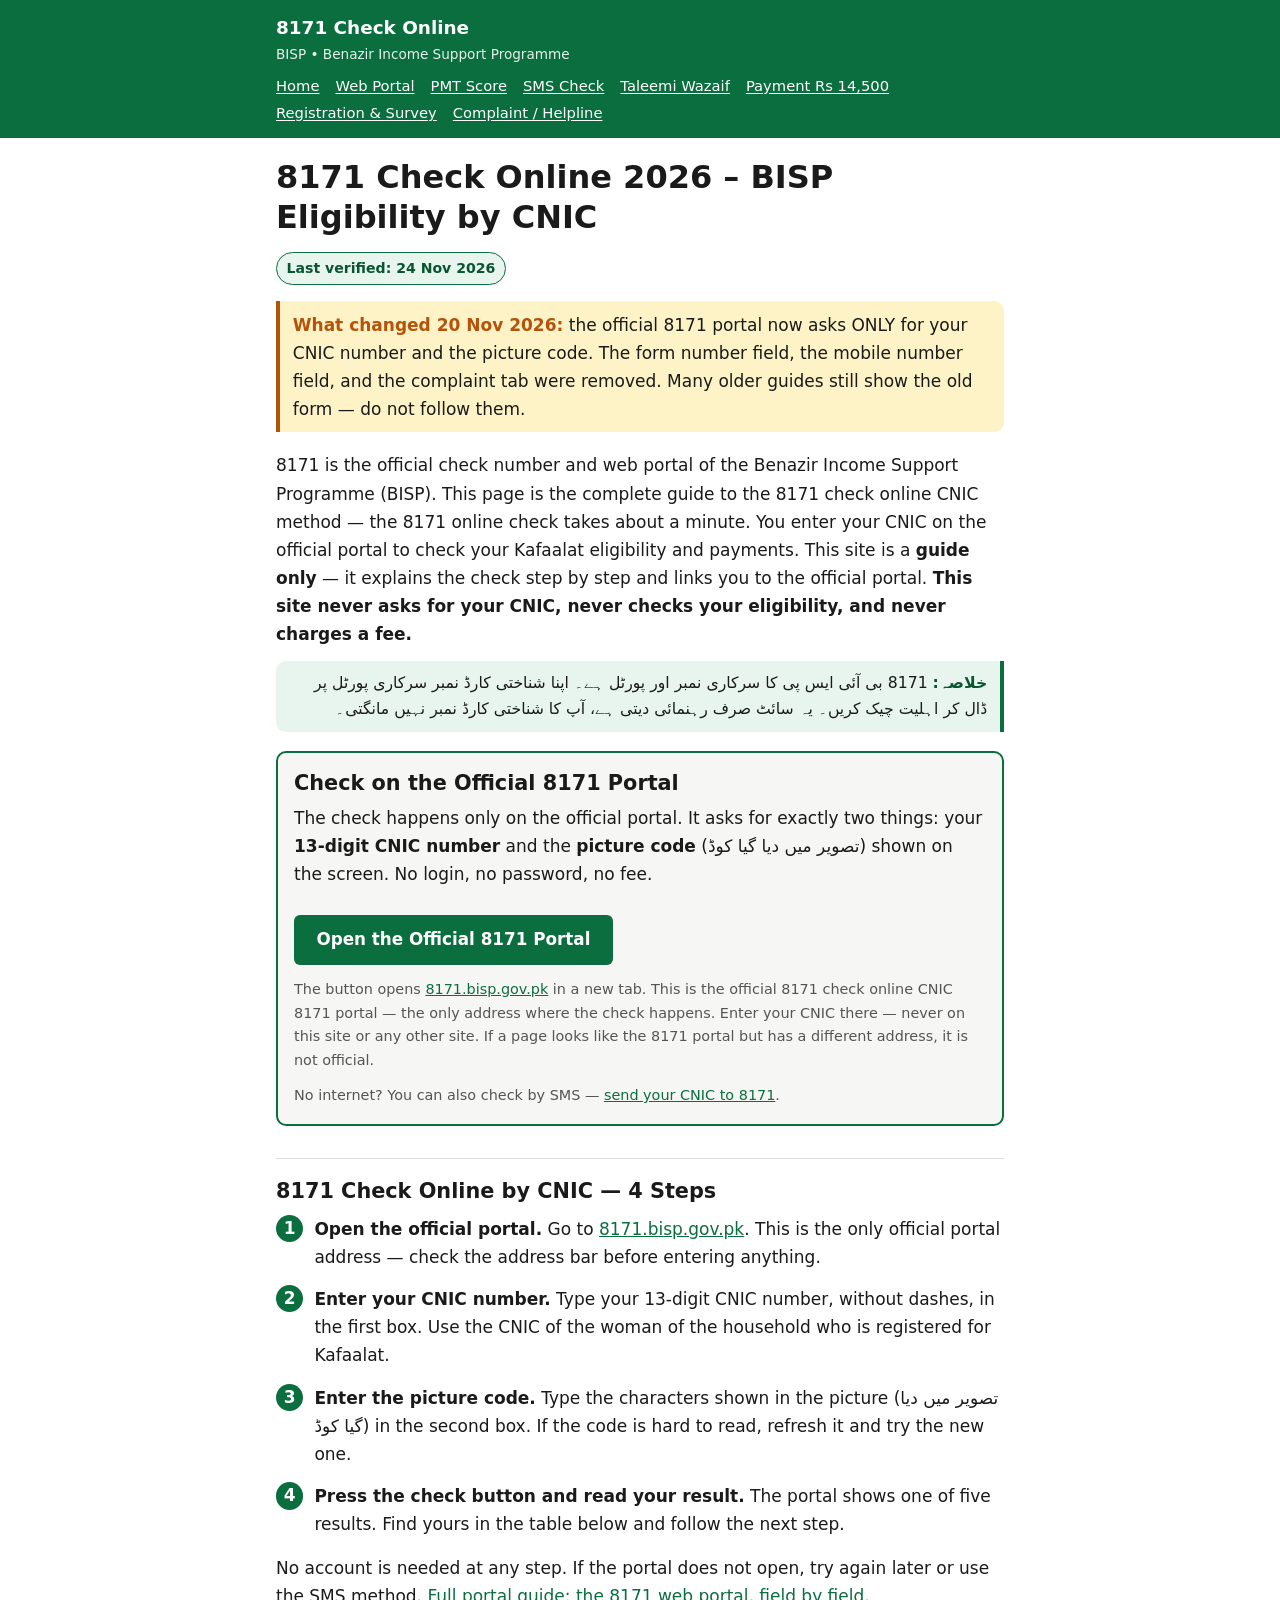
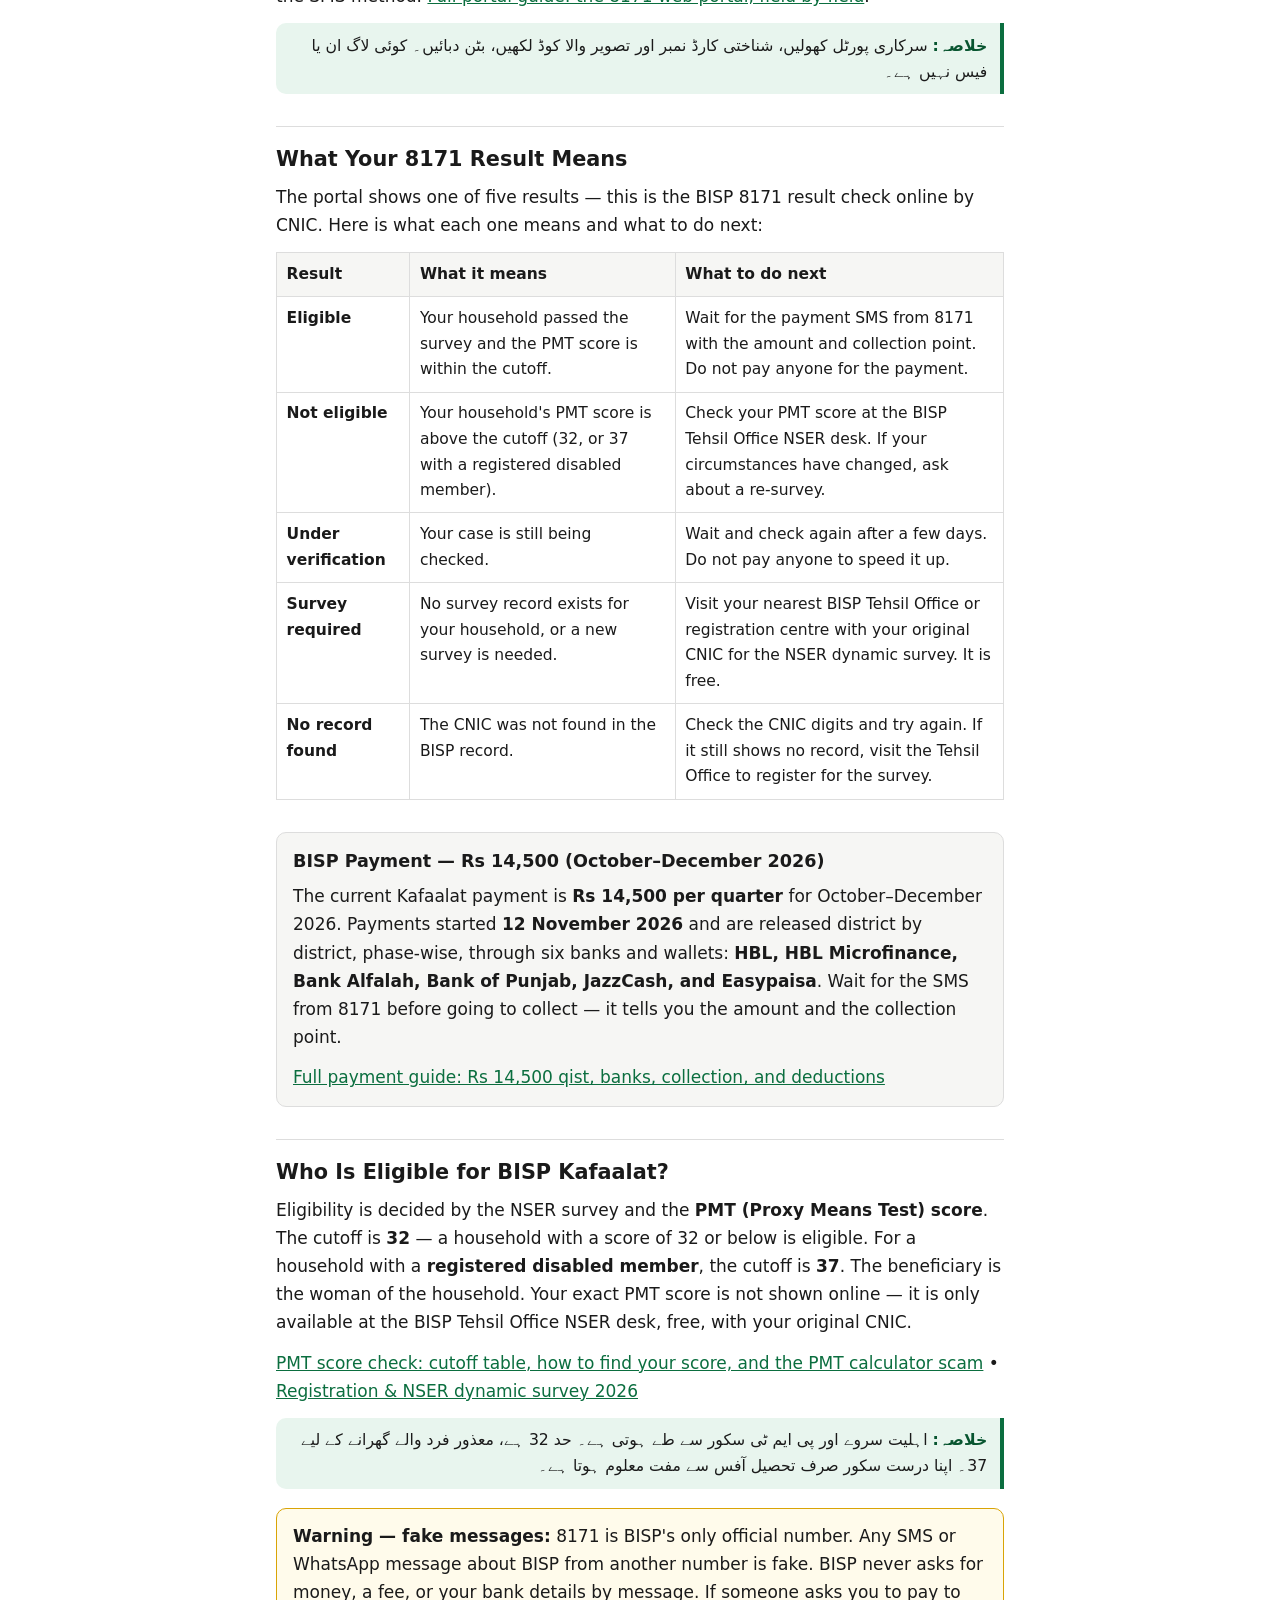
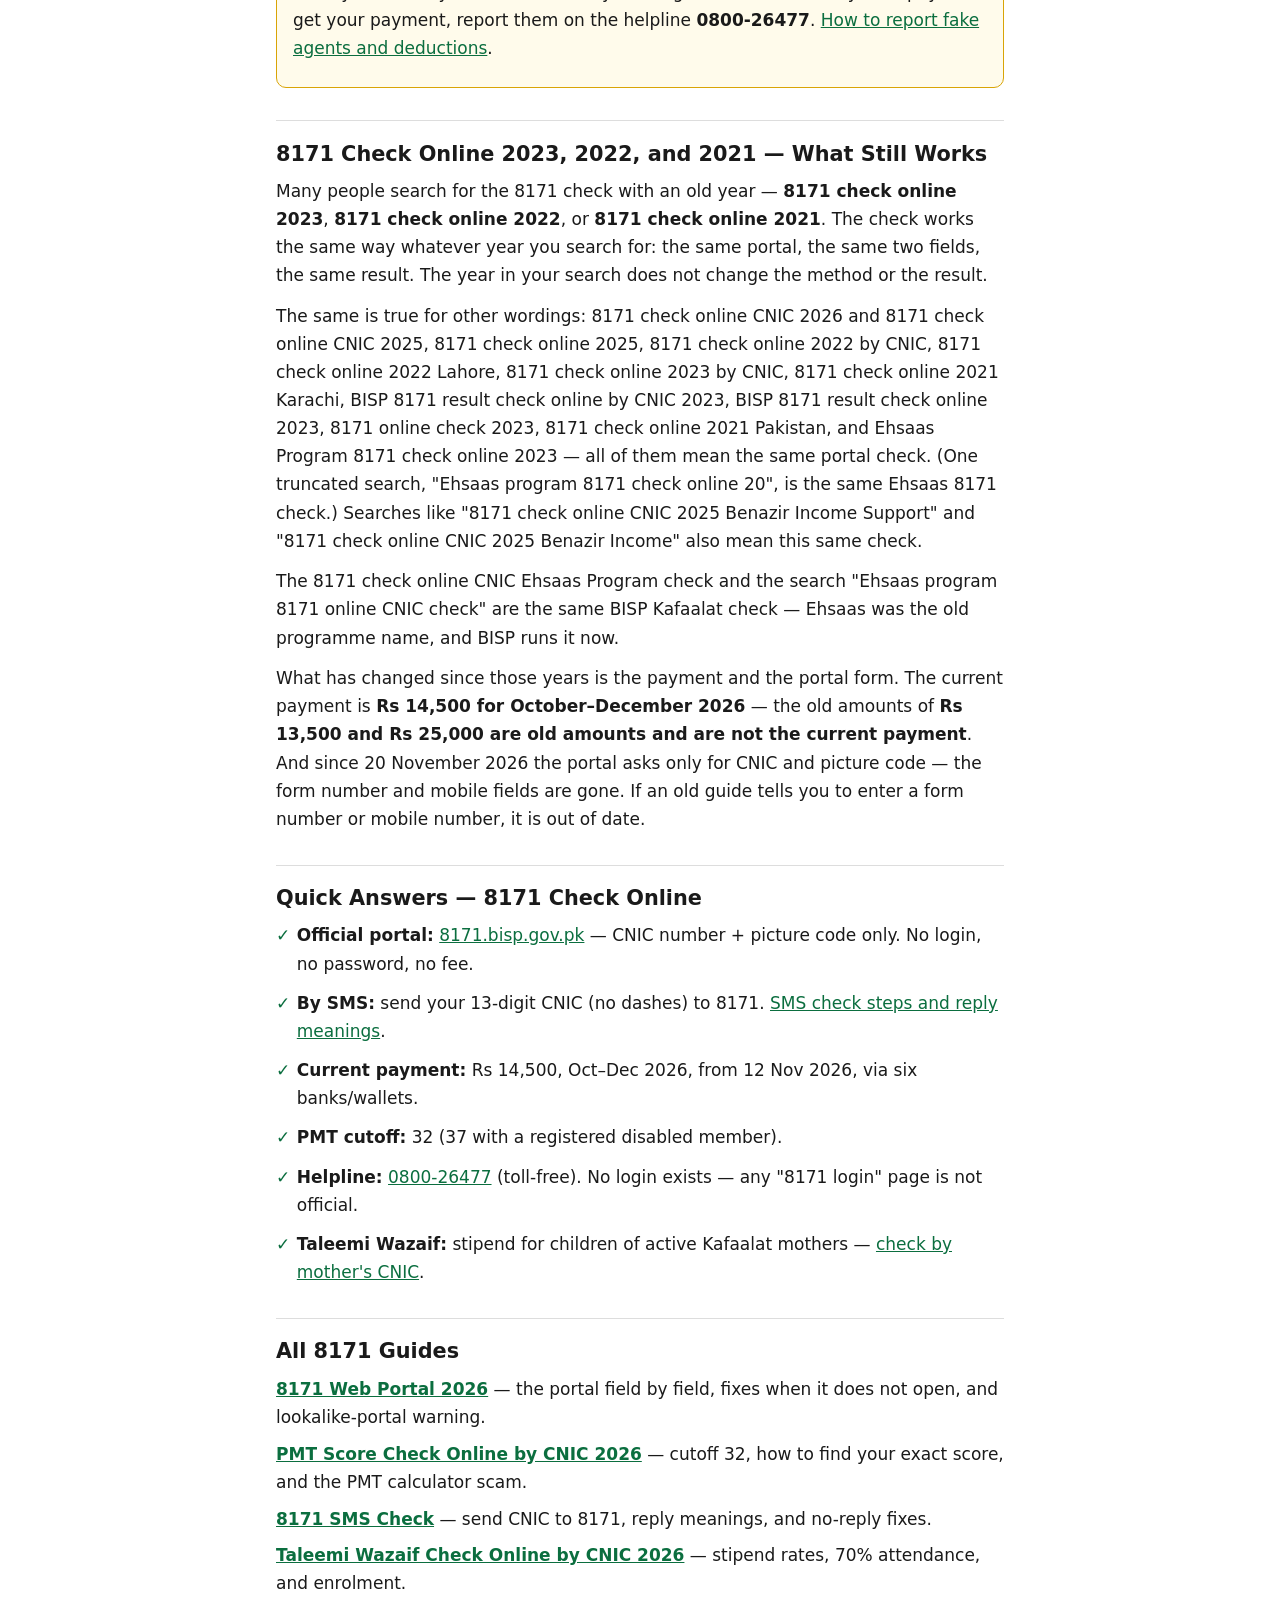
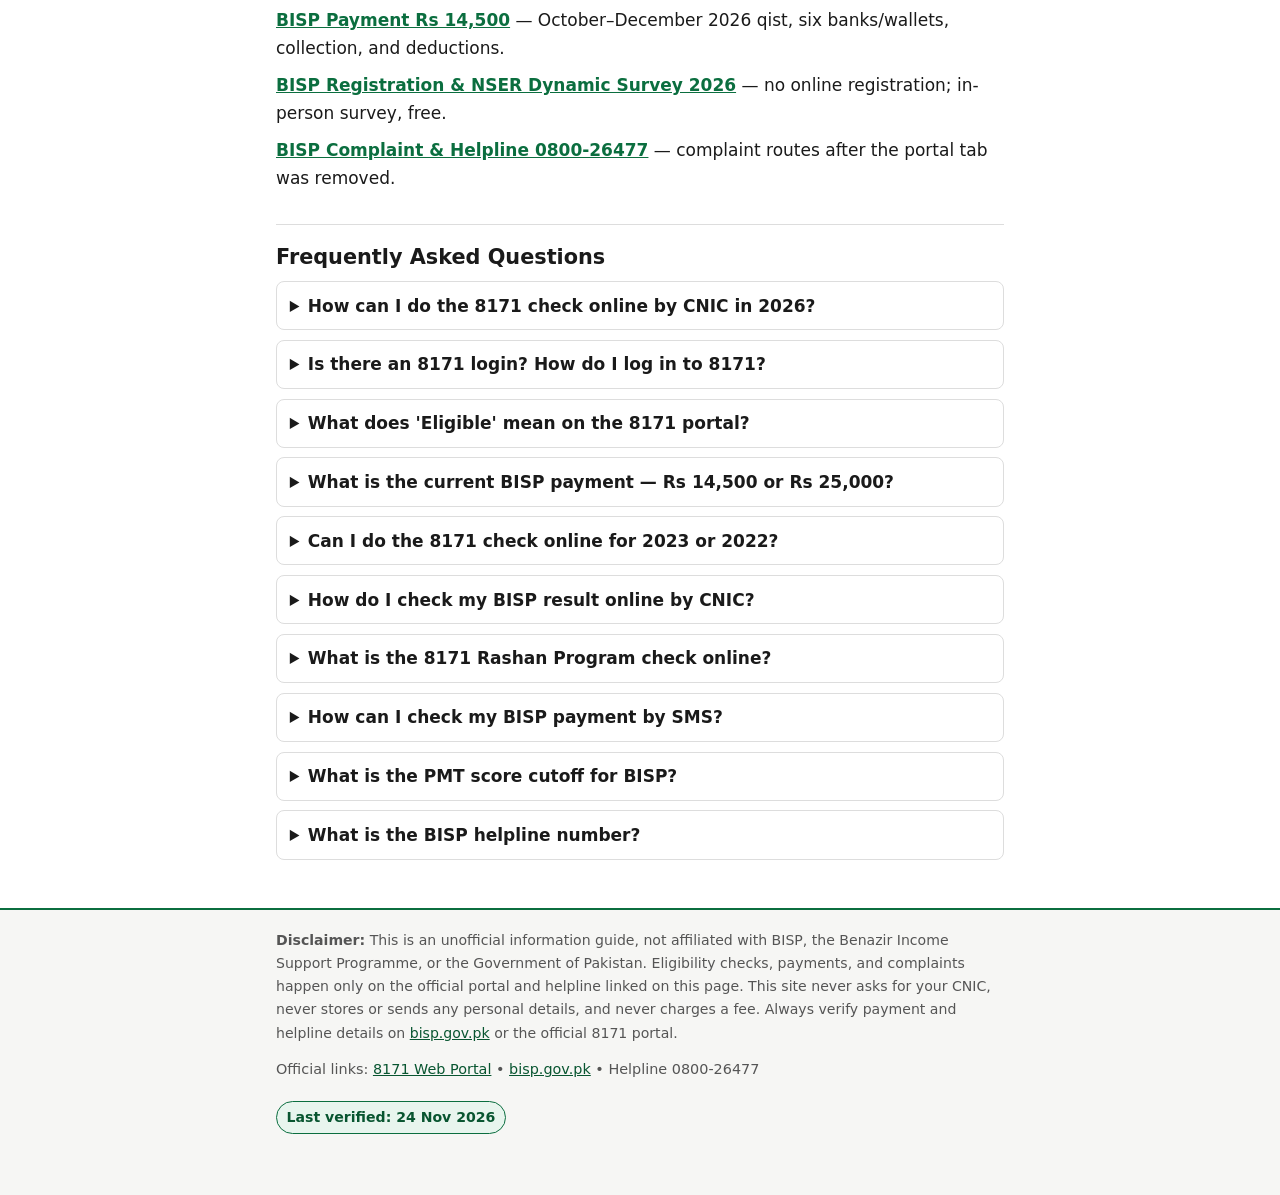
<file: index.html>
<!DOCTYPE html>
<html lang="en">
<head>
<meta charset="utf-8">
<meta name="viewport" content="width=device-width, initial-scale=1">
<title>8171 Check Online 2026 – BISP Eligibility by CNIC</title>
<meta name="description" content="8171 check online by CNIC on the official BISP portal — free, no login. 4 steps, result meanings, Rs 14,500 payment, PMT cutoff 32.">
<link rel="stylesheet" href="assets/style.css">
<!-- No canonical yet: domain not bought. Add when the domain is live. -->
<script type="application/ld+json">
{
  "@context": "https://schema.org",
  "@type": "FAQPage",
  "mainEntity": [
    {"@type": "Question", "name": "How can I do the 8171 check online by CNIC in 2026?", "acceptedAnswer": {"@type": "Answer", "text": "Go to the official portal at 8171.bisp.gov.pk, enter your 13-digit CNIC number and the picture code shown on the screen, then press the check button. There is no login, no password, and no fee. This site is a guide only — it never asks for your CNIC and cannot check your eligibility for you."}},
    {"@type": "Question", "name": "Is there an 8171 login? How do I log in to 8171?", "acceptedAnswer": {"@type": "Answer", "text": "There is no 8171 login. The official portal has no account, no username, and no password — it asks only for your CNIC number and the picture code. Any website or app asking you to create an 8171 login is not the official portal."}},
    {"@type": "Question", "name": "What does 'Eligible' mean on the 8171 portal?", "acceptedAnswer": {"@type": "Answer", "text": "Eligible means your household passed the BISP survey and your PMT score is 32 or below (37 if the household has a registered disabled member). Wait for the payment SMS from 8171 telling you the amount and where to collect it. Do not pay anyone for the payment — collection is free."}},
    {"@type": "Question", "name": "What is the current BISP payment — Rs 14,500 or Rs 25,000?", "acceptedAnswer": {"@type": "Answer", "text": "The current payment is Rs 14,500 per quarter for October–December 2026, paid from 12 November 2026 through six banks and wallets. Rs 25,000 and Rs 13,500 are old amounts from earlier programmes and are not the current payment. A Rs 18,000 quarterly payment is planned from January 2027 but has not been notified yet."}},
    {"@type": "Question", "name": "Can I do the 8171 check online for 2023 or 2022?", "acceptedAnswer": {"@type": "Answer", "text": "Yes — the check works the same way whatever year you search for. Go to 8171.bisp.gov.pk and enter your CNIC and the picture code. The year in your search does not change the method or the result; the current payment is Rs 14,500 for October–December 2026."}},
    {"@type": "Question", "name": "How do I check my BISP result online by CNIC?", "acceptedAnswer": {"@type": "Answer", "text": "Enter your CNIC on the official 8171 portal (8171.bisp.gov.pk) with the picture code. The portal shows one of five results: Eligible, Not eligible, Under verification, Survey required, or No record found. Each result has a next step, explained in the table on this page."}},
    {"@type": "Question", "name": "What is the 8171 Rashan Program check online?", "acceptedAnswer": {"@type": "Answer", "text": "The Rashan programme is a different programme from BISP Kafaalat cash payments. This site covers the Kafaalat eligibility and payment check on the 8171 portal only. Do not confuse a Rashan message with a Kafaalat payment message."}},
    {"@type": "Question", "name": "How can I check my BISP payment by SMS?", "acceptedAnswer": {"@type": "Answer", "text": "Send your 13-digit CNIC number, without dashes, by SMS to 8171. You will get a reply about your eligibility or payment. If there is no reply, check the CNIC digits, wait a while and try again, or use the web portal instead. Full SMS steps are on the 8171 SMS check page."}},
    {"@type": "Question", "name": "What is the PMT score cutoff for BISP?", "acceptedAnswer": {"@type": "Answer", "text": "The PMT cutoff is 32 — a score of 32 or below makes a household eligible. For a household with a registered disabled member the cutoff is 37. Your exact PMT score is not shown online; it is only available at the BISP Tehsil Office NSER desk, free, with your original CNIC."}},
    {"@type": "Question", "name": "What is the BISP helpline number?", "acceptedAnswer": {"@type": "Answer", "text": "The BISP helpline is 0800-26477 (toll-free). You can also visit your nearest BISP Tehsil Office. The portal complaint tab was removed on 20 November 2026, so complaints now go through the helpline or the Tehsil Office."}}
  ]
}
</script>
</head>
<body>

<header class="site-header">
  <div class="wrap">
    <a class="brand" href="index.html">8171 Check Online<small>BISP &bull; Benazir Income Support Programme</small></a>
    <nav class="site-nav" aria-label="Main navigation">
      <ul>
        <li><a href="index.html">Home</a></li>
        <li><a href="8171-web-portal.html">Web Portal</a></li>
        <li><a href="pmt-score-check.html">PMT Score</a></li>
        <li><a href="8171-check-by-sms.html">SMS Check</a></li>
        <li><a href="taleemi-wazaif-check.html">Taleemi Wazaif</a></li>
        <li><a href="bisp-payment-14500.html">Payment Rs 14,500</a></li>
        <li><a href="bisp-registration-survey.html">Registration &amp; Survey</a></li>
        <li><a href="bisp-complaint-helpline.html">Complaint / Helpline</a></li>
      </ul>
    </nav>
  </div>
</header>

<main class="wrap">

  <h1>8171 Check Online 2026 – BISP Eligibility by CNIC</h1>

  <p class="stamp">Last verified: 24 Nov 2026</p>

  <p class="freshness"><strong>What changed 20 Nov 2026:</strong> the official 8171 portal now asks ONLY for your CNIC number and the picture code. The form number field, the mobile number field, and the complaint tab were removed. Many older guides still show the old form — do not follow them.</p>

  <p>8171 is the official check number and web portal of the Benazir Income Support Programme (BISP). This page is the complete guide to the 8171 check online CNIC method — the 8171 online check takes about a minute. You enter your CNIC on the official portal to check your Kafaalat eligibility and payments. This site is a <strong>guide only</strong> — it explains the check step by step and links you to the official portal. <strong>This site never asks for your CNIC, never checks your eligibility, and never charges a fee.</strong></p>

  <p class="urdu-summary"><strong>خلاصہ:</strong> 8171 بی آئی ایس پی کا سرکاری نمبر اور پورٹل ہے۔ اپنا شناختی کارڈ نمبر سرکاری پورٹل پر ڈال کر اہلیت چیک کریں۔ یہ سائٹ صرف رہنمائی دیتی ہے، آپ کا شناختی کارڈ نمبر نہیں مانگتی۔</p>

  <!-- Portal box -->
  <section class="portal-box" aria-labelledby="portal-heading">
    <h2 id="portal-heading">Check on the Official 8171 Portal</h2>
    <p>The check happens only on the official portal. It asks for exactly two things: your <strong>13-digit CNIC number</strong> and the <strong>picture code</strong> (تصویر میں دیا گیا کوڈ) shown on the screen. No login, no password, no fee.</p>
    <p><a class="btn" href="https://8171.bisp.gov.pk/" target="_blank" rel="noopener">Open the Official 8171 Portal</a></p>
    <p class="checker-note">The button opens <a href="https://8171.bisp.gov.pk/" target="_blank" rel="noopener">8171.bisp.gov.pk</a> in a new tab. This is the official 8171 check online CNIC 8171 portal — the only address where the check happens. Enter your CNIC there — never on this site or any other site. If a page looks like the 8171 portal but has a different address, it is not official.</p>
    <p class="checker-note">No internet? You can also check by SMS — <a href="8171-check-by-sms.html">send your CNIC to 8171</a>.</p>
  </section>

  <h2>8171 Check Online by CNIC — 4 Steps</h2>
  <ol class="steps">
    <li><strong>Open the official portal.</strong> Go to <a href="https://8171.bisp.gov.pk/" target="_blank" rel="noopener">8171.bisp.gov.pk</a>. This is the only official portal address — check the address bar before entering anything.</li>
    <li><strong>Enter your CNIC number.</strong> Type your 13-digit CNIC number, without dashes, in the first box. Use the CNIC of the woman of the household who is registered for Kafaalat.</li>
    <li><strong>Enter the picture code.</strong> Type the characters shown in the picture (تصویر میں دیا گیا کوڈ) in the second box. If the code is hard to read, refresh it and try the new one.</li>
    <li><strong>Press the check button and read your result.</strong> The portal shows one of five results. Find yours in the table below and follow the next step.</li>
  </ol>
  <p>No account is needed at any step. If the portal does not open, try again later or use the SMS method. <a href="8171-web-portal.html">Full portal guide: the 8171 web portal, field by field</a>.</p>

  <p class="urdu-summary"><strong>خلاصہ:</strong> سرکاری پورٹل کھولیں، شناختی کارڈ نمبر اور تصویر والا کوڈ لکھیں، بٹن دبائیں۔ کوئی لاگ ان یا فیس نہیں ہے۔</p>

  <h2>What Your 8171 Result Means</h2>
  <p>The portal shows one of five results — this is the BISP 8171 result check online by CNIC. Here is what each one means and what to do next:</p>
  <div class="table-wrap">
    <table>
      <thead>
        <tr><th>Result</th><th>What it means</th><th>What to do next</th></tr>
      </thead>
      <tbody>
        <tr><td><strong>Eligible</strong></td><td>Your household passed the survey and the PMT score is within the cutoff.</td><td>Wait for the payment SMS from 8171 with the amount and collection point. Do not pay anyone for the payment.</td></tr>
        <tr><td><strong>Not eligible</strong></td><td>Your household's PMT score is above the cutoff (32, or 37 with a registered disabled member).</td><td>Check your PMT score at the BISP Tehsil Office NSER desk. If your circumstances have changed, ask about a re-survey.</td></tr>
        <tr><td><strong>Under verification</strong></td><td>Your case is still being checked.</td><td>Wait and check again after a few days. Do not pay anyone to speed it up.</td></tr>
        <tr><td><strong>Survey required</strong></td><td>No survey record exists for your household, or a new survey is needed.</td><td>Visit your nearest BISP Tehsil Office or registration centre with your original CNIC for the NSER dynamic survey. It is free.</td></tr>
        <tr><td><strong>No record found</strong></td><td>The CNIC was not found in the BISP record.</td><td>Check the CNIC digits and try again. If it still shows no record, visit the Tehsil Office to register for the survey.</td></tr>
      </tbody>
    </table>
  </div>

  <div class="strip">
    <h3>BISP Payment — Rs 14,500 (October–December 2026)</h3>
    <p>The current Kafaalat payment is <strong>Rs 14,500 per quarter</strong> for October–December 2026. Payments started <strong>12 November 2026</strong> and are released district by district, phase-wise, through six banks and wallets: <strong>HBL, HBL Microfinance, Bank Alfalah, Bank of Punjab, JazzCash, and Easypaisa</strong>. Wait for the SMS from 8171 before going to collect — it tells you the amount and the collection point.</p>
    <p><a href="bisp-payment-14500.html">Full payment guide: Rs 14,500 qist, banks, collection, and deductions</a></p>
  </div>

  <h2>Who Is Eligible for BISP Kafaalat?</h2>
  <p>Eligibility is decided by the NSER survey and the <strong>PMT (Proxy Means Test) score</strong>. The cutoff is <strong>32</strong> — a household with a score of 32 or below is eligible. For a household with a <strong>registered disabled member</strong>, the cutoff is <strong>37</strong>. The beneficiary is the woman of the household. Your exact PMT score is not shown online — it is only available at the BISP Tehsil Office NSER desk, free, with your original CNIC.</p>
  <p><a href="pmt-score-check.html">PMT score check: cutoff table, how to find your score, and the PMT calculator scam</a> &bull; <a href="bisp-registration-survey.html">Registration &amp; NSER dynamic survey 2026</a></p>

  <p class="urdu-summary"><strong>خلاصہ:</strong> اہلیت سروے اور پی ایم ٹی سکور سے طے ہوتی ہے۔ حد 32 ہے، معذور فرد والے گھرانے کے لیے 37۔ اپنا درست سکور صرف تحصیل آفس سے مفت معلوم ہوتا ہے۔</p>

  <div class="tip">
    <p><strong>Warning — fake messages:</strong> 8171 is BISP's only official number. Any SMS or WhatsApp message about BISP from another number is fake. BISP never asks for money, a fee, or your bank details by message. If someone asks you to pay to get your payment, report them on the helpline <strong>0800-26477</strong>. <a href="bisp-complaint-helpline.html">How to report fake agents and deductions</a>.</p>
  </div>

  <h2>8171 Check Online 2023, 2022, and 2021 — What Still Works</h2>
  <p>Many people search for the 8171 check with an old year — <strong>8171 check online 2023</strong>, <strong>8171 check online 2022</strong>, or <strong>8171 check online 2021</strong>. The check works the same way whatever year you search for: the same portal, the same two fields, the same result. The year in your search does not change the method or the result.</p>
  <p>The same is true for other wordings: 8171 check online CNIC 2026 and 8171 check online CNIC 2025, 8171 check online 2025, 8171 check online 2022 by CNIC, 8171 check online 2022 Lahore, 8171 check online 2023 by CNIC, 8171 check online 2021 Karachi, BISP 8171 result check online by CNIC 2023, BISP 8171 result check online 2023, 8171 online check 2023, 8171 check online 2021 Pakistan, and Ehsaas Program 8171 check online 2023 — all of them mean the same portal check. (One truncated search, "Ehsaas program 8171 check online 20", is the same Ehsaas 8171 check.) Searches like "8171 check online CNIC 2025 Benazir Income Support" and "8171 check online CNIC 2025 Benazir Income" also mean this same check.</p>
  <p>The 8171 check online CNIC Ehsaas Program check and the search "Ehsaas program 8171 online CNIC check" are the same BISP Kafaalat check — Ehsaas was the old programme name, and BISP runs it now.</p>
  <p>What has changed since those years is the payment and the portal form. The current payment is <strong>Rs 14,500 for October–December 2026</strong> — the old amounts of <strong>Rs 13,500 and Rs 25,000 are old amounts and are not the current payment</strong>. And since 20 November 2026 the portal asks only for CNIC and picture code — the form number and mobile fields are gone. If an old guide tells you to enter a form number or mobile number, it is out of date.</p>

  <h2>Quick Answers — 8171 Check Online</h2>
  <ul class="quick-answers">
    <li><strong>Official portal:</strong> <a href="https://8171.bisp.gov.pk/" target="_blank" rel="noopener">8171.bisp.gov.pk</a> — CNIC number + picture code only. No login, no password, no fee.</li>
    <li><strong>By SMS:</strong> send your 13-digit CNIC (no dashes) to 8171. <a href="8171-check-by-sms.html">SMS check steps and reply meanings</a>.</li>
    <li><strong>Current payment:</strong> Rs 14,500, Oct–Dec 2026, from 12 Nov 2026, via six banks/wallets.</li>
    <li><strong>PMT cutoff:</strong> 32 (37 with a registered disabled member).</li>
    <li><strong>Helpline:</strong> <a href="bisp-complaint-helpline.html">0800-26477</a> (toll-free). No login exists — any "8171 login" page is not official.</li>
    <li><strong>Taleemi Wazaif:</strong> stipend for children of active Kafaalat mothers — <a href="taleemi-wazaif-check.html">check by mother's CNIC</a>.</li>
  </ul>

  <h2>All 8171 Guides</h2>
  <ul class="guide-links">
    <li><a href="8171-web-portal.html">8171 Web Portal 2026</a> — the portal field by field, fixes when it does not open, and lookalike-portal warning.</li>
    <li><a href="pmt-score-check.html">PMT Score Check Online by CNIC 2026</a> — cutoff 32, how to find your exact score, and the PMT calculator scam.</li>
    <li><a href="8171-check-by-sms.html">8171 SMS Check</a> — send CNIC to 8171, reply meanings, and no-reply fixes.</li>
    <li><a href="taleemi-wazaif-check.html">Taleemi Wazaif Check Online by CNIC 2026</a> — stipend rates, 70% attendance, and enrolment.</li>
    <li><a href="bisp-payment-14500.html">BISP Payment Rs 14,500</a> — October–December 2026 qist, six banks/wallets, collection, and deductions.</li>
    <li><a href="bisp-registration-survey.html">BISP Registration &amp; NSER Dynamic Survey 2026</a> — no online registration; in-person survey, free.</li>
    <li><a href="bisp-complaint-helpline.html">BISP Complaint &amp; Helpline 0800-26477</a> — complaint routes after the portal tab was removed.</li>
  </ul>

  <h2>Frequently Asked Questions</h2>
  <div class="faq">
    <details>
      <summary>How can I do the 8171 check online by CNIC in 2026?</summary>
      <p>Go to the official portal at 8171.bisp.gov.pk, enter your 13-digit CNIC number and the picture code shown on the screen, then press the check button. There is no login, no password, and no fee. This site is a guide only — it never asks for your CNIC and cannot check your eligibility for you.</p>
    </details>
    <details>
      <summary>Is there an 8171 login? How do I log in to 8171?</summary>
      <p>There is no 8171 login. The official portal has no account, no username, and no password — it asks only for your CNIC number and the picture code. Any website or app asking you to create an 8171 login is not the official portal.</p>
    </details>
    <details>
      <summary>What does 'Eligible' mean on the 8171 portal?</summary>
      <p>Eligible means your household passed the BISP survey and your PMT score is 32 or below (37 if the household has a registered disabled member). Wait for the payment SMS from 8171 telling you the amount and where to collect it. Do not pay anyone for the payment — collection is free.</p>
    </details>
    <details>
      <summary>What is the current BISP payment — Rs 14,500 or Rs 25,000?</summary>
      <p>The current payment is Rs 14,500 per quarter for October–December 2026, paid from 12 November 2026 through six banks and wallets. Rs 25,000 and Rs 13,500 are old amounts from earlier programmes and are not the current payment. A Rs 18,000 quarterly payment is planned from January 2027 but has not been notified yet.</p>
    </details>
    <details>
      <summary>Can I do the 8171 check online for 2023 or 2022?</summary>
      <p>Yes — the check works the same way whatever year you search for. Go to 8171.bisp.gov.pk and enter your CNIC and the picture code. The year in your search does not change the method or the result; the current payment is Rs 14,500 for October–December 2026.</p>
    </details>
    <details>
      <summary>How do I check my BISP result online by CNIC?</summary>
      <p>Enter your CNIC on the official 8171 portal (8171.bisp.gov.pk) with the picture code. The portal shows one of five results: Eligible, Not eligible, Under verification, Survey required, or No record found. Each result has a next step, explained in the table on this page.</p>
    </details>
    <details>
      <summary>What is the 8171 Rashan Program check online?</summary>
      <p>The Rashan programme is a different programme from BISP Kafaalat cash payments. This site covers the Kafaalat eligibility and payment check on the 8171 portal only. Do not confuse a Rashan message with a Kafaalat payment message.</p>
    </details>
    <details>
      <summary>How can I check my BISP payment by SMS?</summary>
      <p>Send your 13-digit CNIC number, without dashes, by SMS to 8171. You will get a reply about your eligibility or payment. If there is no reply, check the CNIC digits, wait a while and try again, or use the web portal instead. Full SMS steps are on the 8171 SMS check page.</p>
    </details>
    <details>
      <summary>What is the PMT score cutoff for BISP?</summary>
      <p>The PMT cutoff is 32 — a score of 32 or below makes a household eligible. For a household with a registered disabled member the cutoff is 37. Your exact PMT score is not shown online; it is only available at the BISP Tehsil Office NSER desk, free, with your original CNIC.</p>
    </details>
    <details>
      <summary>What is the BISP helpline number?</summary>
      <p>The BISP helpline is 0800-26477 (toll-free). You can also visit your nearest BISP Tehsil Office. The portal complaint tab was removed on 20 November 2026, so complaints now go through the helpline or the Tehsil Office.</p>
    </details>
  </div>

</main>

<footer class="site-footer">
  <div class="wrap">
    <p class="disclaimer"><strong>Disclaimer:</strong> This is an unofficial information guide, not affiliated with BISP, the Benazir Income Support Programme, or the Government of Pakistan. Eligibility checks, payments, and complaints happen only on the official portal and helpline linked on this page. This site never asks for your CNIC, never stores or sends any personal details, and never charges a fee. Always verify payment and helpline details on <a href="https://www.bisp.gov.pk/" target="_blank" rel="noopener">bisp.gov.pk</a> or the official 8171 portal.</p>
    <p>Official links: <a href="https://8171.bisp.gov.pk/" target="_blank" rel="noopener">8171 Web Portal</a> &bull; <a href="https://www.bisp.gov.pk/" target="_blank" rel="noopener">bisp.gov.pk</a> &bull; Helpline 0800-26477</p>
    <p><span class="stamp">Last verified: 24 Nov 2026</span></p>
  </div>
</footer>

</body>
</html>
</file>
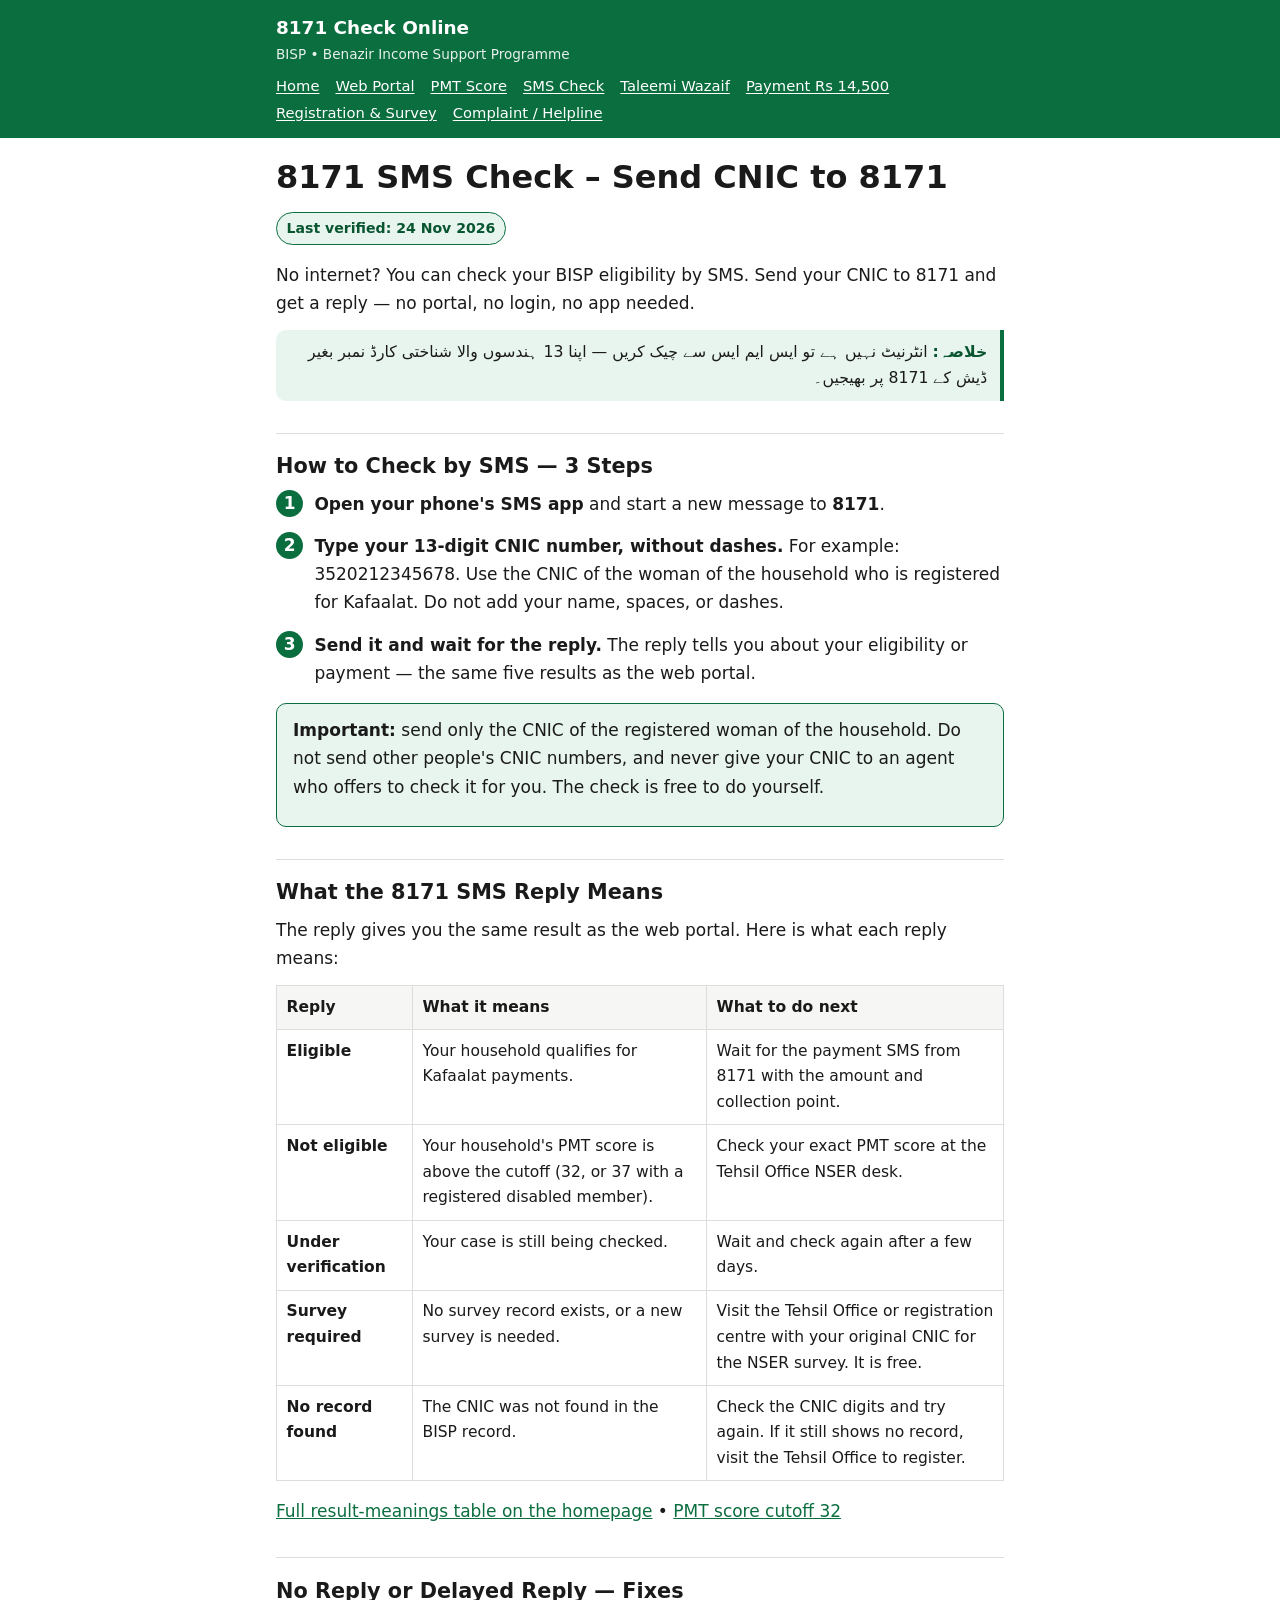
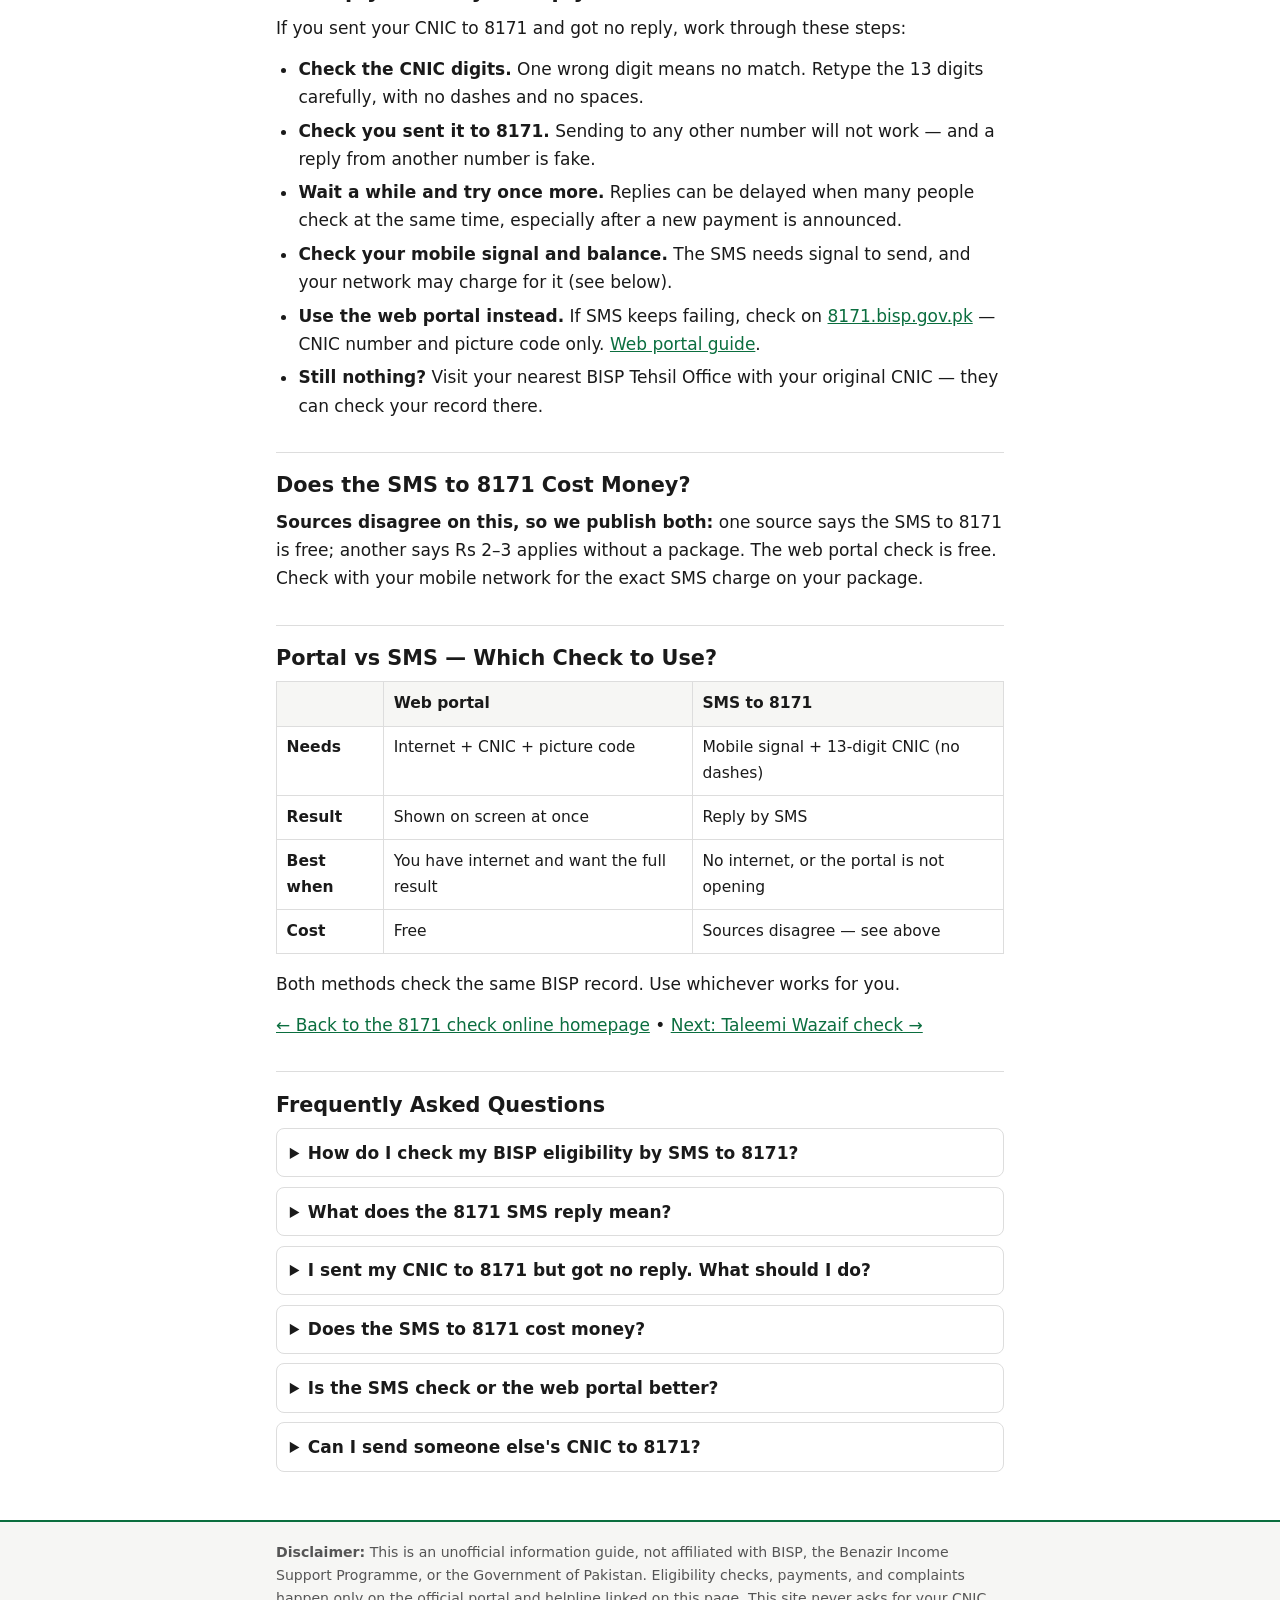
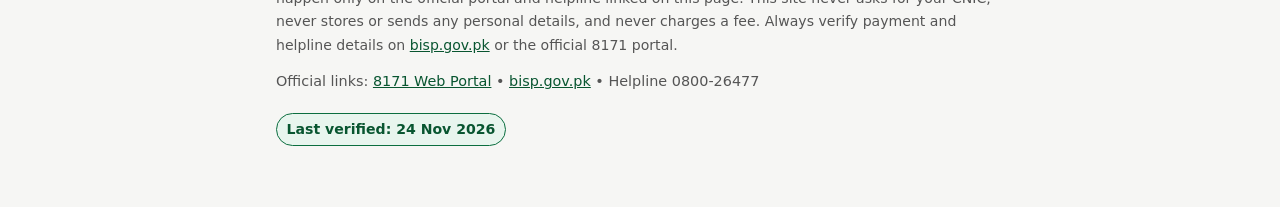
<file: 8171-check-by-sms.html>
<!DOCTYPE html>
<html lang="en">
<head>
<meta charset="utf-8">
<meta name="viewport" content="width=device-width, initial-scale=1">
<title>8171 SMS Check – Send CNIC to 8171</title>
<meta name="description" content="8171 SMS check: send your 13-digit CNIC (no dashes) to 8171. Reply meanings, no-reply fixes, and portal vs SMS. Free on the portal; SMS cost sources disagree.">
<link rel="stylesheet" href="assets/style.css">
<!-- No canonical yet: domain not bought. Add when the domain is live. -->
<script type="application/ld+json">
{
  "@context": "https://schema.org",
  "@type": "FAQPage",
  "mainEntity": [
    {"@type": "Question", "name": "How do I check my BISP eligibility by SMS to 8171?", "acceptedAnswer": {"@type": "Answer", "text": "Send your 13-digit CNIC number, without dashes, by SMS to 8171. You will get a reply about your eligibility or payment. Use the CNIC of the woman of the household who is registered for Kafaalat."}},
    {"@type": "Question", "name": "What does the 8171 SMS reply mean?", "acceptedAnswer": {"@type": "Answer", "text": "The reply tells you whether you are eligible, not eligible, under verification, or need a survey — the same five results as the web portal. If the reply says you are eligible, wait for the payment SMS from 8171 with the amount and collection point."}},
    {"@type": "Question", "name": "I sent my CNIC to 8171 but got no reply. What should I do?", "acceptedAnswer": {"@type": "Answer", "text": "First check the CNIC digits and that you sent it to 8171 with no dashes. Wait a while and try again once. If there is still no reply, check on the web portal at 8171.bisp.gov.pk, or visit your nearest BISP Tehsil Office with your original CNIC."}},
    {"@type": "Question", "name": "Does the SMS to 8171 cost money?", "acceptedAnswer": {"@type": "Answer", "text": "Sources disagree on this. One source says the SMS to 8171 is free; another says Rs 2–3 applies without a package. The web portal check is free. Check with your mobile network for the exact SMS charge."}},
    {"@type": "Question", "name": "Is the SMS check or the web portal better?", "acceptedAnswer": {"@type": "Answer", "text": "Both check the same BISP record. Use the web portal when you have internet — the result shows on screen at once. Use SMS when you have no internet or the portal is not opening."}},
    {"@type": "Question", "name": "Can I send someone else's CNIC to 8171?", "acceptedAnswer": {"@type": "Answer", "text": "Send only the CNIC of the woman of the household registered for Kafaalat. Do not send other people's CNIC numbers, and never share your CNIC with agents who offer to check it for you."}}
  ]
}
</script>
</head>
<body>

<header class="site-header">
  <div class="wrap">
    <a class="brand" href="index.html">8171 Check Online<small>BISP &bull; Benazir Income Support Programme</small></a>
    <nav class="site-nav" aria-label="Main navigation">
      <ul>
        <li><a href="index.html">Home</a></li>
        <li><a href="8171-web-portal.html">Web Portal</a></li>
        <li><a href="pmt-score-check.html">PMT Score</a></li>
        <li><a href="8171-check-by-sms.html">SMS Check</a></li>
        <li><a href="taleemi-wazaif-check.html">Taleemi Wazaif</a></li>
        <li><a href="bisp-payment-14500.html">Payment Rs 14,500</a></li>
        <li><a href="bisp-registration-survey.html">Registration &amp; Survey</a></li>
        <li><a href="bisp-complaint-helpline.html">Complaint / Helpline</a></li>
      </ul>
    </nav>
  </div>
</header>

<main class="wrap">

  <h1>8171 SMS Check – Send CNIC to 8171</h1>

  <p class="stamp">Last verified: 24 Nov 2026</p>

  <p>No internet? You can check your BISP eligibility by SMS. Send your CNIC to 8171 and get a reply — no portal, no login, no app needed.</p>

  <p class="urdu-summary"><strong>خلاصہ:</strong> انٹرنیٹ نہیں ہے تو ایس ایم ایس سے چیک کریں — اپنا 13 ہندسوں والا شناختی کارڈ نمبر بغیر ڈیش کے 8171 پر بھیجیں۔</p>

  <h2>How to Check by SMS — 3 Steps</h2>
  <ol class="steps">
    <li><strong>Open your phone's SMS app</strong> and start a new message to <strong>8171</strong>.</li>
    <li><strong>Type your 13-digit CNIC number, without dashes.</strong> For example: 3520212345678. Use the CNIC of the woman of the household who is registered for Kafaalat. Do not add your name, spaces, or dashes.</li>
    <li><strong>Send it and wait for the reply.</strong> The reply tells you about your eligibility or payment — the same five results as the web portal.</li>
  </ol>

  <div class="callout">
    <p><strong>Important:</strong> send only the CNIC of the registered woman of the household. Do not send other people's CNIC numbers, and never give your CNIC to an agent who offers to check it for you. The check is free to do yourself.</p>
  </div>

  <h2>What the 8171 SMS Reply Means</h2>
  <p>The reply gives you the same result as the web portal. Here is what each reply means:</p>
  <div class="table-wrap">
    <table>
      <thead>
        <tr><th>Reply</th><th>What it means</th><th>What to do next</th></tr>
      </thead>
      <tbody>
        <tr><td><strong>Eligible</strong></td><td>Your household qualifies for Kafaalat payments.</td><td>Wait for the payment SMS from 8171 with the amount and collection point.</td></tr>
        <tr><td><strong>Not eligible</strong></td><td>Your household's PMT score is above the cutoff (32, or 37 with a registered disabled member).</td><td>Check your exact PMT score at the Tehsil Office NSER desk.</td></tr>
        <tr><td><strong>Under verification</strong></td><td>Your case is still being checked.</td><td>Wait and check again after a few days.</td></tr>
        <tr><td><strong>Survey required</strong></td><td>No survey record exists, or a new survey is needed.</td><td>Visit the Tehsil Office or registration centre with your original CNIC for the NSER survey. It is free.</td></tr>
        <tr><td><strong>No record found</strong></td><td>The CNIC was not found in the BISP record.</td><td>Check the CNIC digits and try again. If it still shows no record, visit the Tehsil Office to register.</td></tr>
      </tbody>
    </table>
  </div>
  <p><a href="index.html">Full result-meanings table on the homepage</a> &bull; <a href="pmt-score-check.html">PMT score cutoff 32</a></p>

  <h2>No Reply or Delayed Reply — Fixes</h2>
  <p>If you sent your CNIC to 8171 and got no reply, work through these steps:</p>
  <ul>
    <li><strong>Check the CNIC digits.</strong> One wrong digit means no match. Retype the 13 digits carefully, with no dashes and no spaces.</li>
    <li><strong>Check you sent it to 8171.</strong> Sending to any other number will not work — and a reply from another number is fake.</li>
    <li><strong>Wait a while and try once more.</strong> Replies can be delayed when many people check at the same time, especially after a new payment is announced.</li>
    <li><strong>Check your mobile signal and balance.</strong> The SMS needs signal to send, and your network may charge for it (see below).</li>
    <li><strong>Use the web portal instead.</strong> If SMS keeps failing, check on <a href="https://8171.bisp.gov.pk/" target="_blank" rel="noopener">8171.bisp.gov.pk</a> — CNIC number and picture code only. <a href="8171-web-portal.html">Web portal guide</a>.</li>
    <li><strong>Still nothing?</strong> Visit your nearest BISP Tehsil Office with your original CNIC — they can check your record there.</li>
  </ul>

  <h2>Does the SMS to 8171 Cost Money?</h2>
  <p><strong>Sources disagree on this, so we publish both:</strong> one source says the SMS to 8171 is free; another says Rs 2–3 applies without a package. The web portal check is free. Check with your mobile network for the exact SMS charge on your package.</p>

  <h2>Portal vs SMS — Which Check to Use?</h2>
  <div class="table-wrap">
    <table>
      <thead>
        <tr><th></th><th>Web portal</th><th>SMS to 8171</th></tr>
      </thead>
      <tbody>
        <tr><td><strong>Needs</strong></td><td>Internet + CNIC + picture code</td><td>Mobile signal + 13-digit CNIC (no dashes)</td></tr>
        <tr><td><strong>Result</strong></td><td>Shown on screen at once</td><td>Reply by SMS</td></tr>
        <tr><td><strong>Best when</strong></td><td>You have internet and want the full result</td><td>No internet, or the portal is not opening</td></tr>
        <tr><td><strong>Cost</strong></td><td>Free</td><td>Sources disagree — see above</td></tr>
      </tbody>
    </table>
  </div>
  <p>Both methods check the same BISP record. Use whichever works for you.</p>

  <p><a href="index.html">← Back to the 8171 check online homepage</a> &bull; <a href="taleemi-wazaif-check.html">Next: Taleemi Wazaif check →</a></p>

  <h2>Frequently Asked Questions</h2>
  <div class="faq">
    <details>
      <summary>How do I check my BISP eligibility by SMS to 8171?</summary>
      <p>Send your 13-digit CNIC number, without dashes, by SMS to 8171. You will get a reply about your eligibility or payment. Use the CNIC of the woman of the household who is registered for Kafaalat.</p>
    </details>
    <details>
      <summary>What does the 8171 SMS reply mean?</summary>
      <p>The reply tells you whether you are eligible, not eligible, under verification, or need a survey — the same five results as the web portal. If the reply says you are eligible, wait for the payment SMS from 8171 with the amount and collection point.</p>
    </details>
    <details>
      <summary>I sent my CNIC to 8171 but got no reply. What should I do?</summary>
      <p>First check the CNIC digits and that you sent it to 8171 with no dashes. Wait a while and try again once. If there is still no reply, check on the web portal at 8171.bisp.gov.pk, or visit your nearest BISP Tehsil Office with your original CNIC.</p>
    </details>
    <details>
      <summary>Does the SMS to 8171 cost money?</summary>
      <p>Sources disagree on this. One source says the SMS to 8171 is free; another says Rs 2–3 applies without a package. The web portal check is free. Check with your mobile network for the exact SMS charge.</p>
    </details>
    <details>
      <summary>Is the SMS check or the web portal better?</summary>
      <p>Both check the same BISP record. Use the web portal when you have internet — the result shows on screen at once. Use SMS when you have no internet or the portal is not opening.</p>
    </details>
    <details>
      <summary>Can I send someone else's CNIC to 8171?</summary>
      <p>Send only the CNIC of the woman of the household registered for Kafaalat. Do not send other people's CNIC numbers, and never share your CNIC with agents who offer to check it for you.</p>
    </details>
  </div>

</main>

<footer class="site-footer">
  <div class="wrap">
    <p class="disclaimer"><strong>Disclaimer:</strong> This is an unofficial information guide, not affiliated with BISP, the Benazir Income Support Programme, or the Government of Pakistan. Eligibility checks, payments, and complaints happen only on the official portal and helpline linked on this page. This site never asks for your CNIC, never stores or sends any personal details, and never charges a fee. Always verify payment and helpline details on <a href="https://www.bisp.gov.pk/" target="_blank" rel="noopener">bisp.gov.pk</a> or the official 8171 portal.</p>
    <p>Official links: <a href="https://8171.bisp.gov.pk/" target="_blank" rel="noopener">8171 Web Portal</a> &bull; <a href="https://www.bisp.gov.pk/" target="_blank" rel="noopener">bisp.gov.pk</a> &bull; Helpline 0800-26477</p>
    <p><span class="stamp">Last verified: 24 Nov 2026</span></p>
  </div>
</footer>

</body>
</html>
</file>
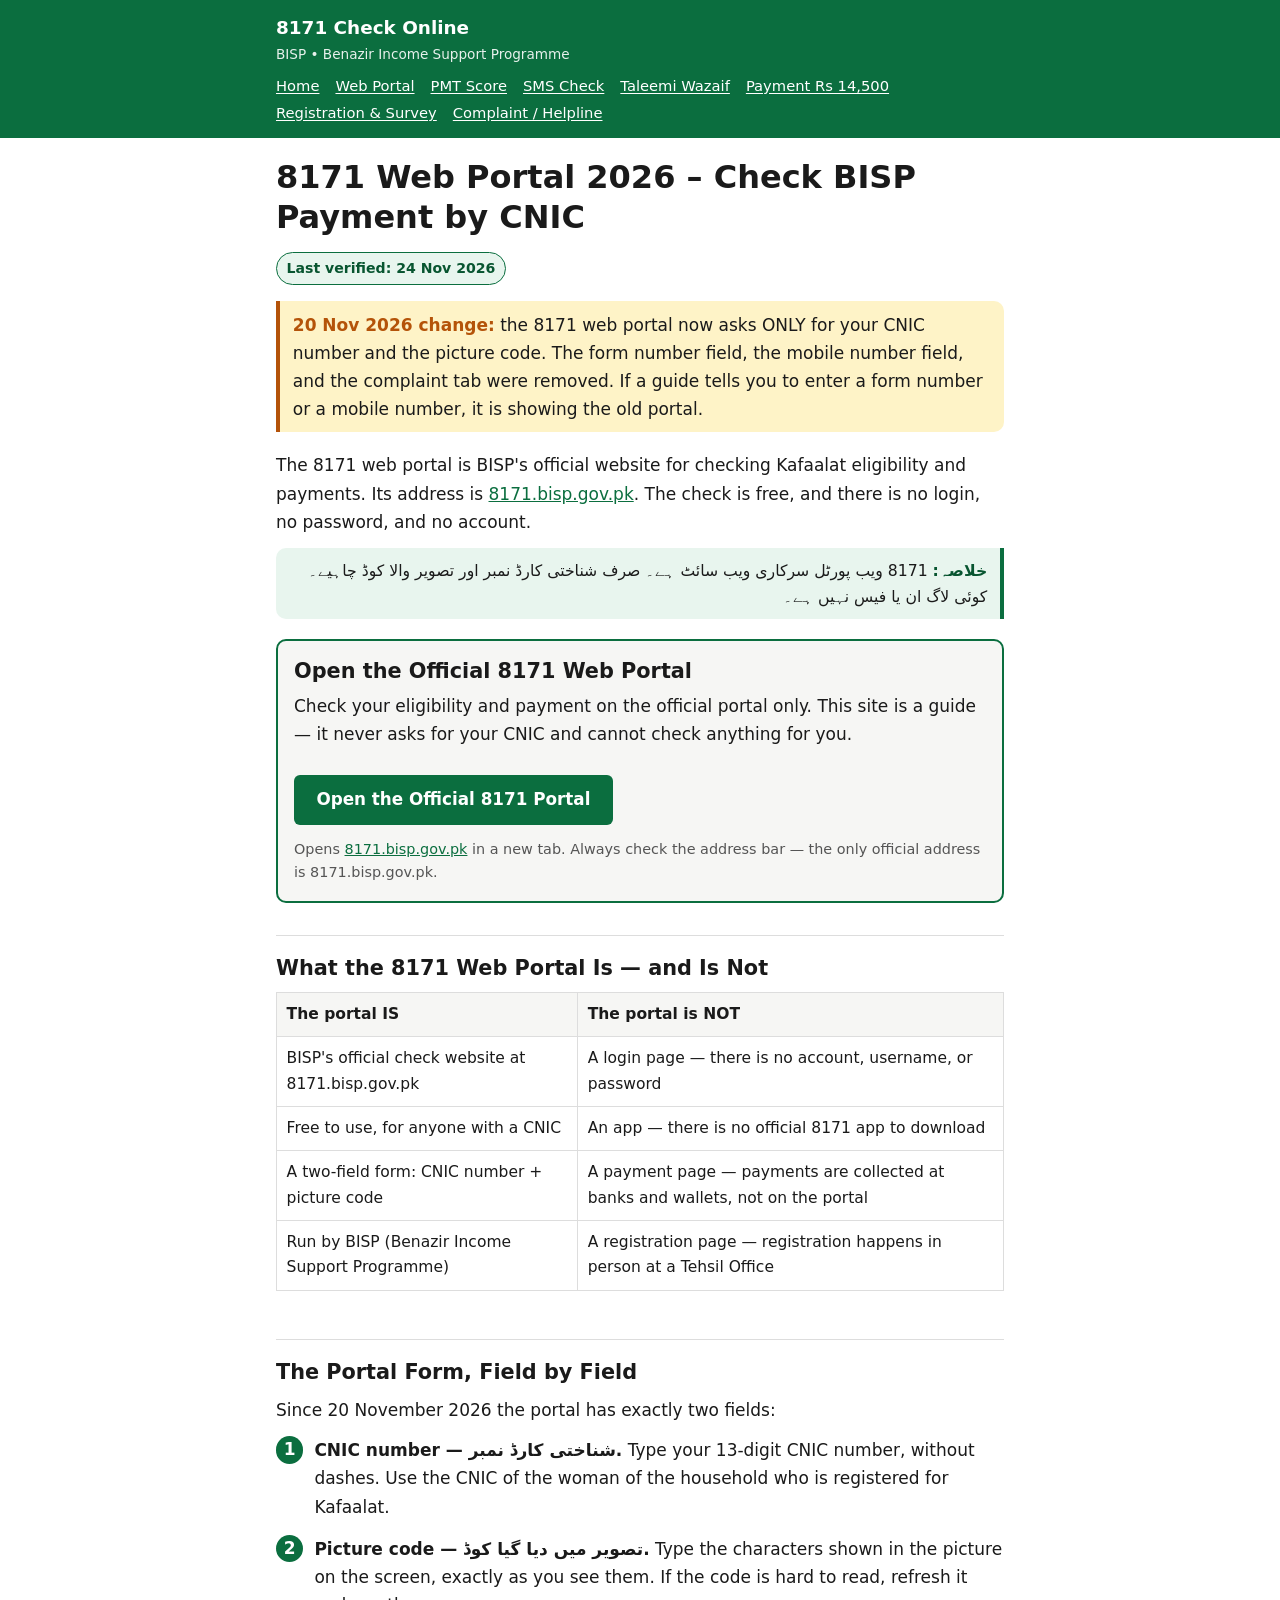
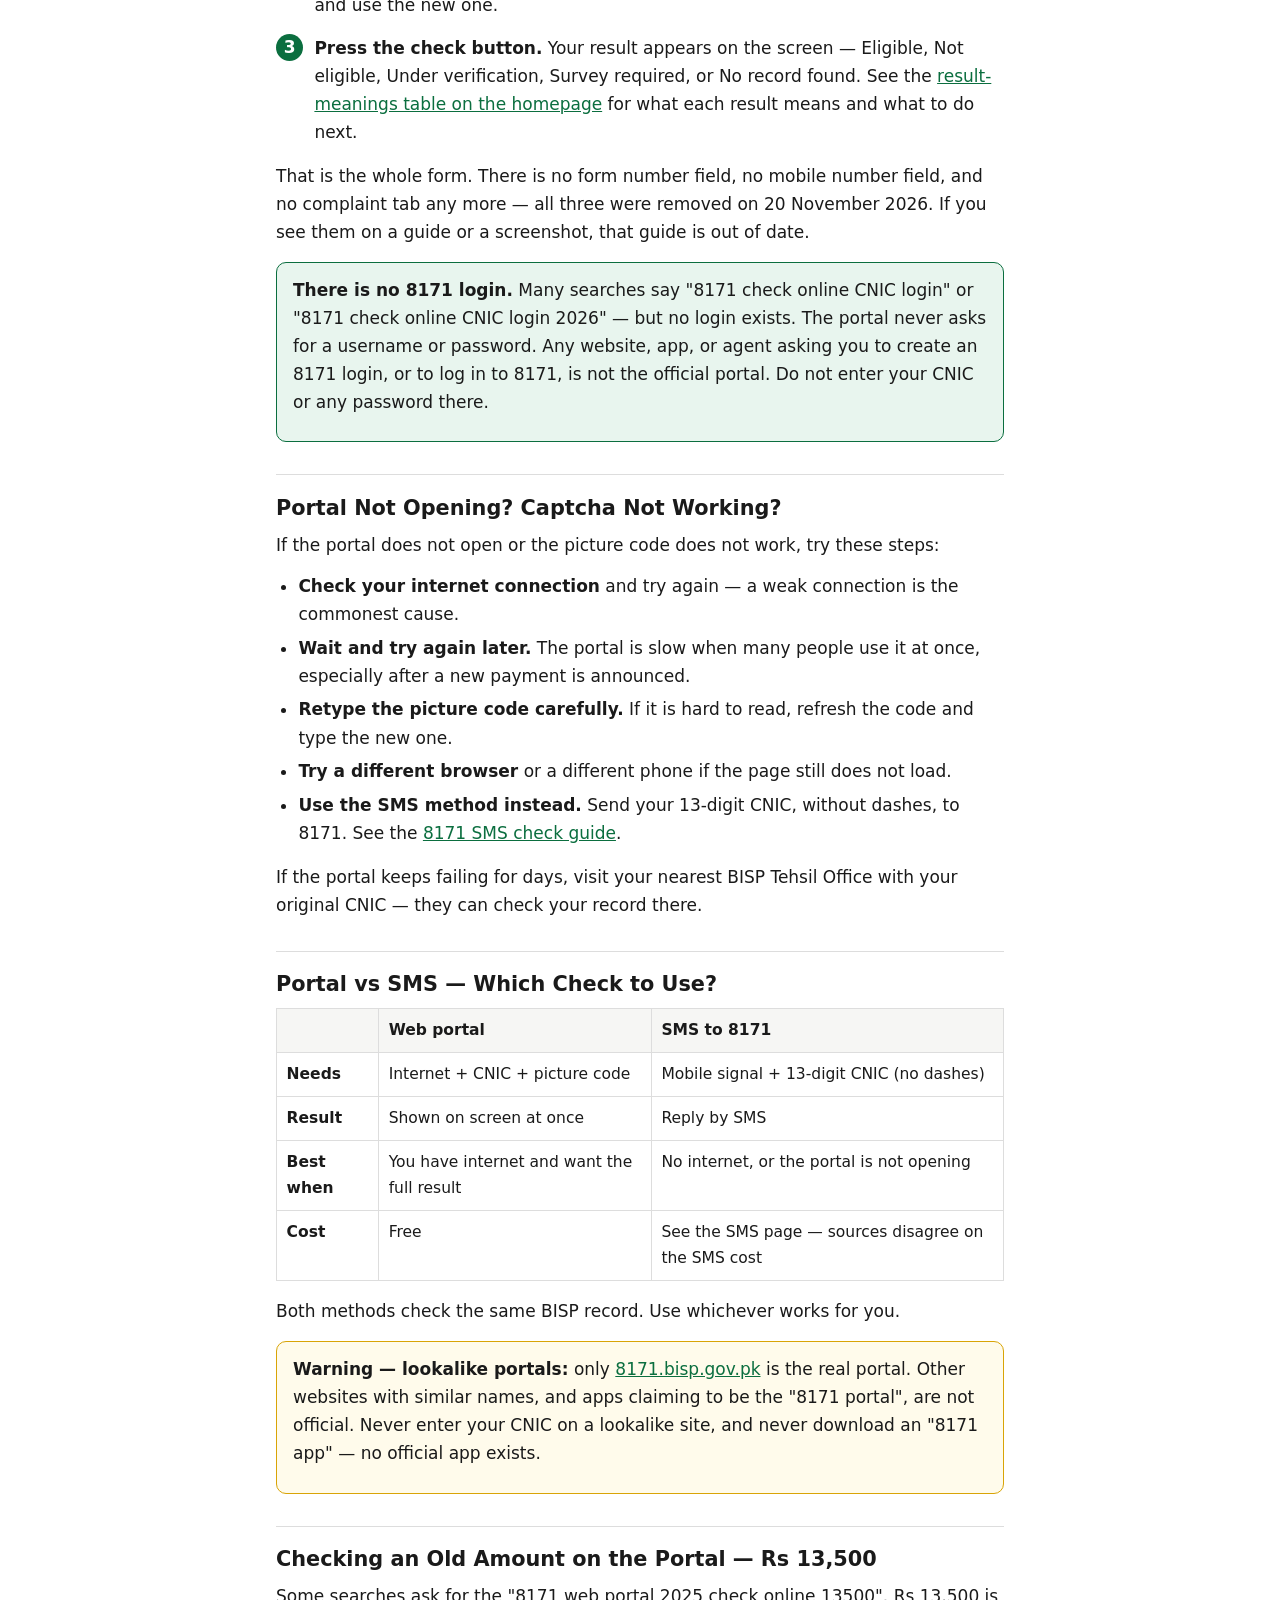
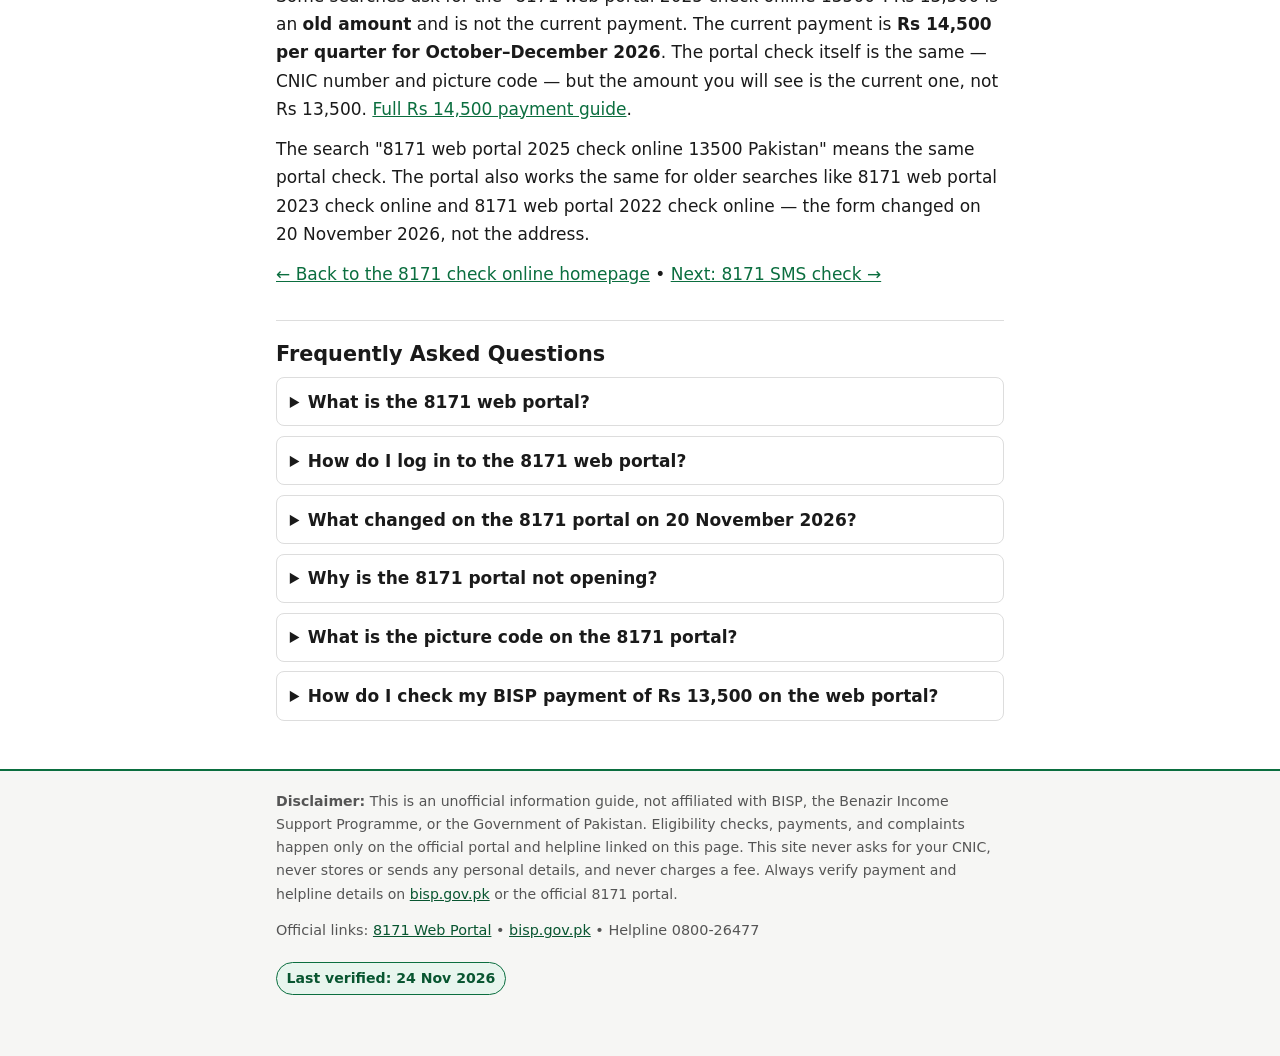
<file: 8171-web-portal.html>
<!DOCTYPE html>
<html lang="en">
<head>
<meta charset="utf-8">
<meta name="viewport" content="width=device-width, initial-scale=1">
<title>8171 Web Portal 2026 – Check BISP Payment by CNIC</title>
<meta name="description" content="8171 web portal 2026: two fields only — CNIC number and picture code. No login, no fee. Field-by-field guide, 20 Nov 2026 change, fixes.">
<link rel="stylesheet" href="assets/style.css">
<!-- No canonical yet: domain not bought. Add when the domain is live. -->
<script type="application/ld+json">
{
  "@context": "https://schema.org",
  "@type": "FAQPage",
  "mainEntity": [
    {"@type": "Question", "name": "What is the 8171 web portal?", "acceptedAnswer": {"@type": "Answer", "text": "The 8171 web portal is BISP's official website at 8171.bisp.gov.pk, where you check your Kafaalat eligibility and payment by entering your CNIC number and the picture code. It is free and has no login."}},
    {"@type": "Question", "name": "How do I log in to the 8171 web portal?", "acceptedAnswer": {"@type": "Answer", "text": "You do not log in. The 8171 web portal has no login, no account, and no password. It asks only for your CNIC number and the picture code. Any page asking for an 8171 login is not the official portal."}},
    {"@type": "Question", "name": "What changed on the 8171 portal on 20 November 2026?", "acceptedAnswer": {"@type": "Answer", "text": "On 20 November 2026 the portal was changed to ask only for your CNIC number and the picture code. The form number field, the mobile number field, and the complaint tab were removed. Guides showing the old form are out of date."}},
    {"@type": "Question", "name": "Why is the 8171 portal not opening?", "acceptedAnswer": {"@type": "Answer", "text": "The portal can be slow or fail to open when many people use it at once, or when your internet connection is weak. Check your connection, wait a while and try again, or use the SMS method instead — send your 13-digit CNIC without dashes to 8171."}},
    {"@type": "Question", "name": "What is the picture code on the 8171 portal?", "acceptedAnswer": {"@type": "Answer", "text": "The picture code (تصویر میں دیا گیا کوڈ) is the set of characters shown in an image on the portal. Type exactly what you see in the image. If it is hard to read, refresh the code and try the new one."}},
    {"@type": "Question", "name": "How do I check my BISP payment of Rs 13,500 on the web portal?", "acceptedAnswer": {"@type": "Answer", "text": "Rs 13,500 is an old amount and is not the current payment. The current payment is Rs 14,500 per quarter for October–December 2026. Check it the same way on the official portal — CNIC number and picture code at 8171.bisp.gov.pk."}}
  ]
}
</script>
</head>
<body>

<header class="site-header">
  <div class="wrap">
    <a class="brand" href="index.html">8171 Check Online<small>BISP &bull; Benazir Income Support Programme</small></a>
    <nav class="site-nav" aria-label="Main navigation">
      <ul>
        <li><a href="index.html">Home</a></li>
        <li><a href="8171-web-portal.html">Web Portal</a></li>
        <li><a href="pmt-score-check.html">PMT Score</a></li>
        <li><a href="8171-check-by-sms.html">SMS Check</a></li>
        <li><a href="taleemi-wazaif-check.html">Taleemi Wazaif</a></li>
        <li><a href="bisp-payment-14500.html">Payment Rs 14,500</a></li>
        <li><a href="bisp-registration-survey.html">Registration &amp; Survey</a></li>
        <li><a href="bisp-complaint-helpline.html">Complaint / Helpline</a></li>
      </ul>
    </nav>
  </div>
</header>

<main class="wrap">

  <h1>8171 Web Portal 2026 – Check BISP Payment by CNIC</h1>

  <p class="stamp">Last verified: 24 Nov 2026</p>

  <p class="freshness"><strong>20 Nov 2026 change:</strong> the 8171 web portal now asks ONLY for your CNIC number and the picture code. The form number field, the mobile number field, and the complaint tab were removed. If a guide tells you to enter a form number or a mobile number, it is showing the old portal.</p>

  <p>The 8171 web portal is BISP's official website for checking Kafaalat eligibility and payments. Its address is <a href="https://8171.bisp.gov.pk/" target="_blank" rel="noopener">8171.bisp.gov.pk</a>. The check is free, and there is no login, no password, and no account.</p>

  <p class="urdu-summary"><strong>خلاصہ:</strong> 8171 ویب پورٹل سرکاری ویب سائٹ ہے۔ صرف شناختی کارڈ نمبر اور تصویر والا کوڈ چاہیے۔ کوئی لاگ ان یا فیس نہیں ہے۔</p>

  <section class="portal-box" aria-labelledby="portal-heading">
    <h2 id="portal-heading">Open the Official 8171 Web Portal</h2>
    <p>Check your eligibility and payment on the official portal only. This site is a guide — it never asks for your CNIC and cannot check anything for you.</p>
    <p><a class="btn" href="https://8171.bisp.gov.pk/" target="_blank" rel="noopener">Open the Official 8171 Portal</a></p>
    <p class="checker-note">Opens <a href="https://8171.bisp.gov.pk/" target="_blank" rel="noopener">8171.bisp.gov.pk</a> in a new tab. Always check the address bar — the only official address is 8171.bisp.gov.pk.</p>
  </section>

  <h2>What the 8171 Web Portal Is — and Is Not</h2>
  <div class="table-wrap">
    <table>
      <thead>
        <tr><th>The portal IS</th><th>The portal is NOT</th></tr>
      </thead>
      <tbody>
        <tr><td>BISP's official check website at 8171.bisp.gov.pk</td><td>A login page — there is no account, username, or password</td></tr>
        <tr><td>Free to use, for anyone with a CNIC</td><td>An app — there is no official 8171 app to download</td></tr>
        <tr><td>A two-field form: CNIC number + picture code</td><td>A payment page — payments are collected at banks and wallets, not on the portal</td></tr>
        <tr><td>Run by BISP (Benazir Income Support Programme)</td><td>A registration page — registration happens in person at a Tehsil Office</td></tr>
      </tbody>
    </table>
  </div>

  <h2>The Portal Form, Field by Field</h2>
  <p>Since 20 November 2026 the portal has exactly two fields:</p>
  <ol class="steps">
    <li><strong>CNIC number — شناختی کارڈ نمبر.</strong> Type your 13-digit CNIC number, without dashes. Use the CNIC of the woman of the household who is registered for Kafaalat.</li>
    <li><strong>Picture code — تصویر میں دیا گیا کوڈ.</strong> Type the characters shown in the picture on the screen, exactly as you see them. If the code is hard to read, refresh it and use the new one.</li>
    <li><strong>Press the check button.</strong> Your result appears on the screen — Eligible, Not eligible, Under verification, Survey required, or No record found. See the <a href="index.html">result-meanings table on the homepage</a> for what each result means and what to do next.</li>
  </ol>
  <p>That is the whole form. There is no form number field, no mobile number field, and no complaint tab any more — all three were removed on 20 November 2026. If you see them on a guide or a screenshot, that guide is out of date.</p>

  <div class="callout">
    <p><strong>There is no 8171 login.</strong> Many searches say "8171 check online CNIC login" or "8171 check online CNIC login 2026" — but no login exists. The portal never asks for a username or password. Any website, app, or agent asking you to create an 8171 login, or to log in to 8171, is not the official portal. Do not enter your CNIC or any password there.</p>
  </div>

  <h2>Portal Not Opening? Captcha Not Working?</h2>
  <p>If the portal does not open or the picture code does not work, try these steps:</p>
  <ul>
    <li><strong>Check your internet connection</strong> and try again — a weak connection is the commonest cause.</li>
    <li><strong>Wait and try again later.</strong> The portal is slow when many people use it at once, especially after a new payment is announced.</li>
    <li><strong>Retype the picture code carefully.</strong> If it is hard to read, refresh the code and type the new one.</li>
    <li><strong>Try a different browser</strong> or a different phone if the page still does not load.</li>
    <li><strong>Use the SMS method instead.</strong> Send your 13-digit CNIC, without dashes, to 8171. See the <a href="8171-check-by-sms.html">8171 SMS check guide</a>.</li>
  </ul>
  <p>If the portal keeps failing for days, visit your nearest BISP Tehsil Office with your original CNIC — they can check your record there.</p>

  <h2>Portal vs SMS — Which Check to Use?</h2>
  <div class="table-wrap">
    <table>
      <thead>
        <tr><th></th><th>Web portal</th><th>SMS to 8171</th></tr>
      </thead>
      <tbody>
        <tr><td><strong>Needs</strong></td><td>Internet + CNIC + picture code</td><td>Mobile signal + 13-digit CNIC (no dashes)</td></tr>
        <tr><td><strong>Result</strong></td><td>Shown on screen at once</td><td>Reply by SMS</td></tr>
        <tr><td><strong>Best when</strong></td><td>You have internet and want the full result</td><td>No internet, or the portal is not opening</td></tr>
        <tr><td><strong>Cost</strong></td><td>Free</td><td>See the SMS page — sources disagree on the SMS cost</td></tr>
      </tbody>
    </table>
  </div>
  <p>Both methods check the same BISP record. Use whichever works for you.</p>

  <div class="tip">
    <p><strong>Warning — lookalike portals:</strong> only <a href="https://8171.bisp.gov.pk/" target="_blank" rel="noopener">8171.bisp.gov.pk</a> is the real portal. Other websites with similar names, and apps claiming to be the "8171 portal", are not official. Never enter your CNIC on a lookalike site, and never download an "8171 app" — no official app exists.</p>
  </div>

  <h2>Checking an Old Amount on the Portal — Rs 13,500</h2>
  <p>Some searches ask for the "8171 web portal 2025 check online 13500". Rs 13,500 is an <strong>old amount</strong> and is not the current payment. The current payment is <strong>Rs 14,500 per quarter for October–December 2026</strong>. The portal check itself is the same — CNIC number and picture code — but the amount you will see is the current one, not Rs 13,500. <a href="bisp-payment-14500.html">Full Rs 14,500 payment guide</a>.</p>
  <p>The search "8171 web portal 2025 check online 13500 Pakistan" means the same portal check. The portal also works the same for older searches like 8171 web portal 2023 check online and 8171 web portal 2022 check online — the form changed on 20 November 2026, not the address.</p>

  <p><a href="index.html">← Back to the 8171 check online homepage</a> &bull; <a href="8171-check-by-sms.html">Next: 8171 SMS check →</a></p>

  <h2>Frequently Asked Questions</h2>
  <div class="faq">
    <details>
      <summary>What is the 8171 web portal?</summary>
      <p>The 8171 web portal is BISP's official website at 8171.bisp.gov.pk, where you check your Kafaalat eligibility and payment by entering your CNIC number and the picture code. It is free and has no login.</p>
    </details>
    <details>
      <summary>How do I log in to the 8171 web portal?</summary>
      <p>You do not log in. The 8171 web portal has no login, no account, and no password. It asks only for your CNIC number and the picture code. Any page asking for an 8171 login is not the official portal.</p>
    </details>
    <details>
      <summary>What changed on the 8171 portal on 20 November 2026?</summary>
      <p>On 20 November 2026 the portal was changed to ask only for your CNIC number and the picture code. The form number field, the mobile number field, and the complaint tab were removed. Guides showing the old form are out of date.</p>
    </details>
    <details>
      <summary>Why is the 8171 portal not opening?</summary>
      <p>The portal can be slow or fail to open when many people use it at once, or when your internet connection is weak. Check your connection, wait a while and try again, or use the SMS method instead — send your 13-digit CNIC without dashes to 8171.</p>
    </details>
    <details>
      <summary>What is the picture code on the 8171 portal?</summary>
      <p>The picture code (تصویر میں دیا گیا کوڈ) is the set of characters shown in an image on the portal. Type exactly what you see in the image. If it is hard to read, refresh the code and try the new one.</p>
    </details>
    <details>
      <summary>How do I check my BISP payment of Rs 13,500 on the web portal?</summary>
      <p>Rs 13,500 is an old amount and is not the current payment. The current payment is Rs 14,500 per quarter for October–December 2026. Check it the same way on the official portal — CNIC number and picture code at 8171.bisp.gov.pk.</p>
    </details>
  </div>

</main>

<footer class="site-footer">
  <div class="wrap">
    <p class="disclaimer"><strong>Disclaimer:</strong> This is an unofficial information guide, not affiliated with BISP, the Benazir Income Support Programme, or the Government of Pakistan. Eligibility checks, payments, and complaints happen only on the official portal and helpline linked on this page. This site never asks for your CNIC, never stores or sends any personal details, and never charges a fee. Always verify payment and helpline details on <a href="https://www.bisp.gov.pk/" target="_blank" rel="noopener">bisp.gov.pk</a> or the official 8171 portal.</p>
    <p>Official links: <a href="https://8171.bisp.gov.pk/" target="_blank" rel="noopener">8171 Web Portal</a> &bull; <a href="https://www.bisp.gov.pk/" target="_blank" rel="noopener">bisp.gov.pk</a> &bull; Helpline 0800-26477</p>
    <p><span class="stamp">Last verified: 24 Nov 2026</span></p>
  </div>
</footer>

</body>
</html>
</file>
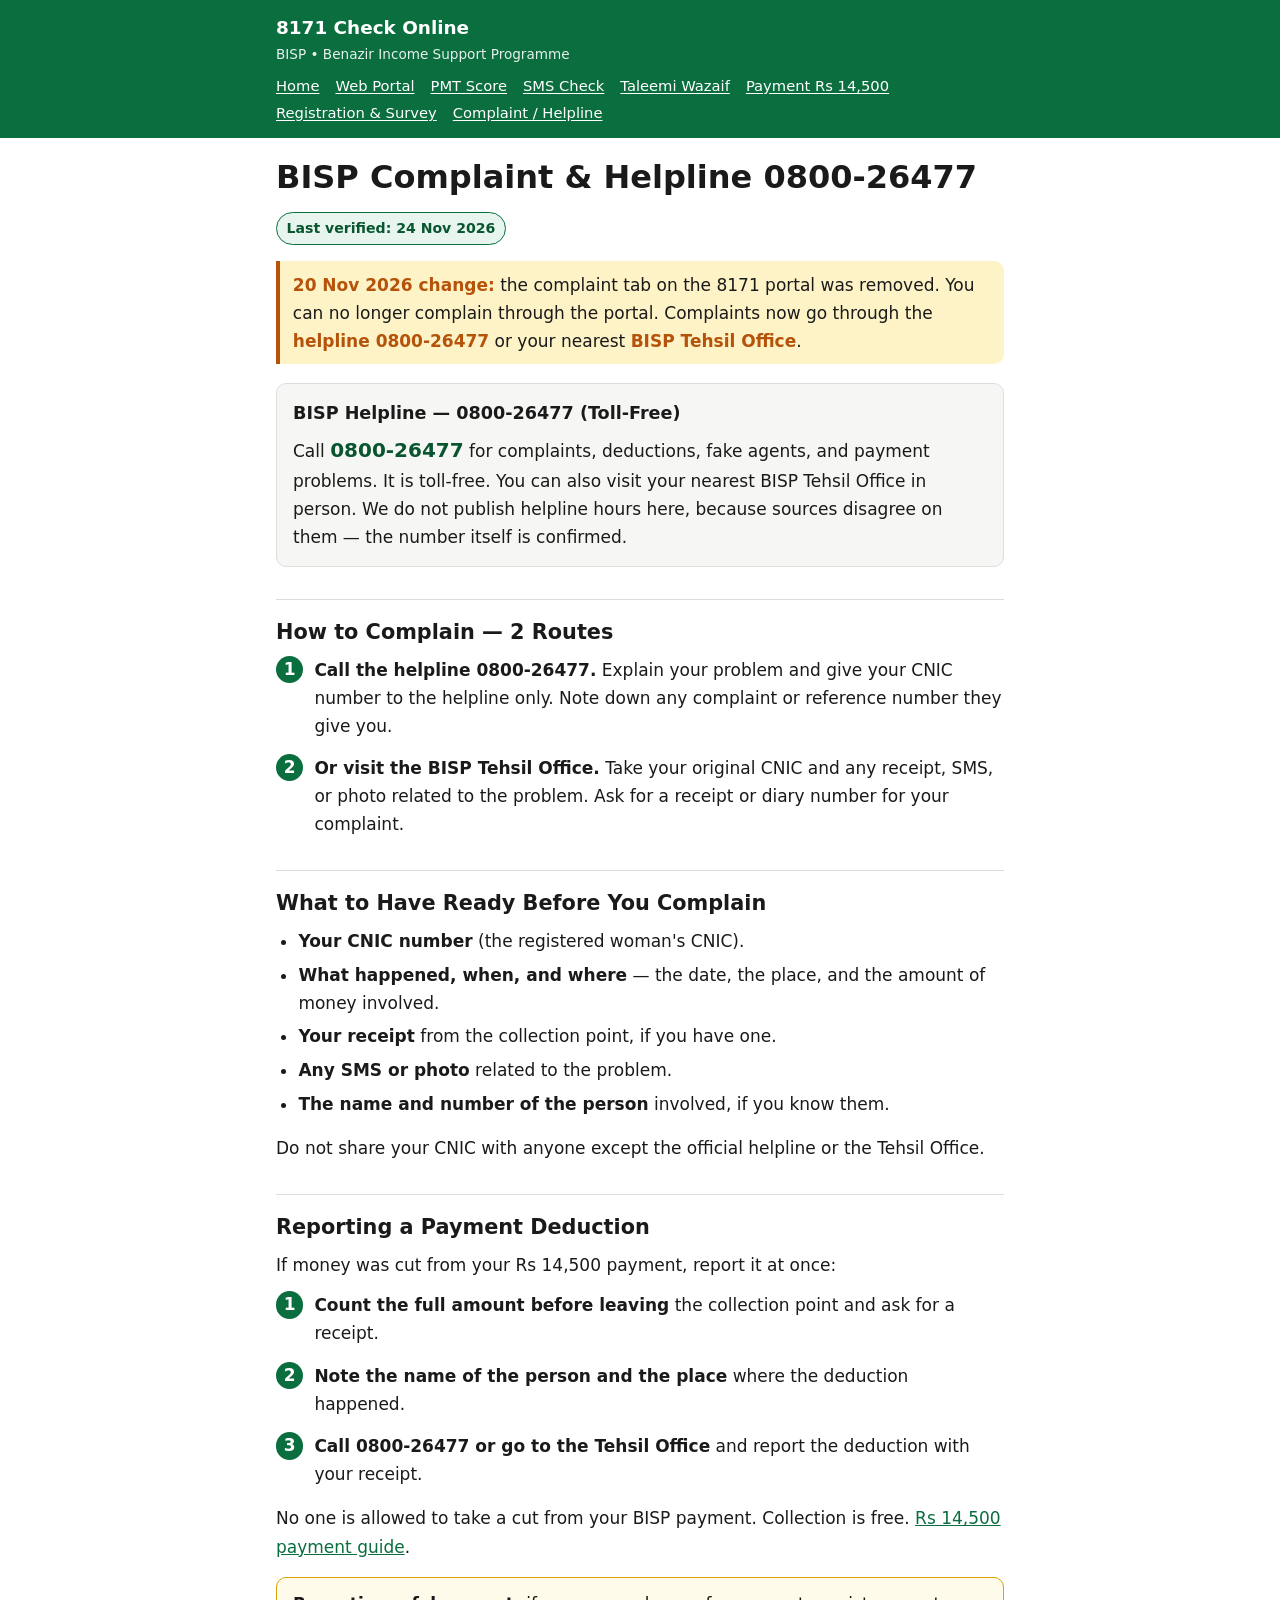
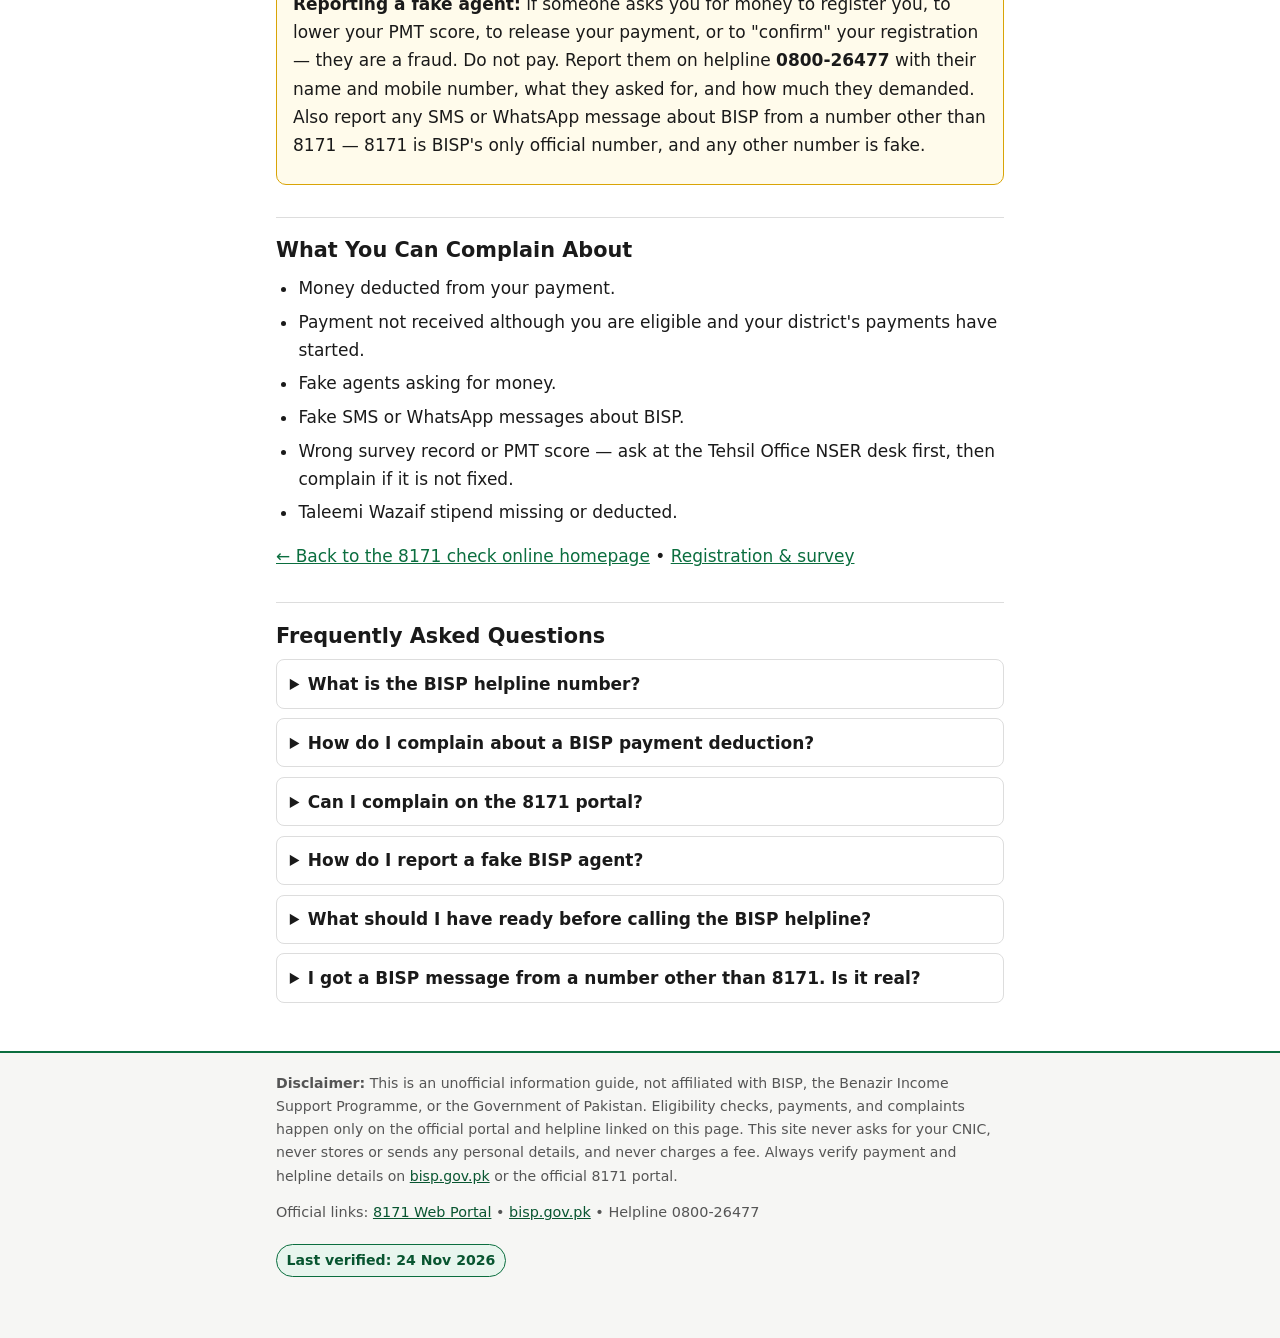
<file: bisp-complaint-helpline.html>
<!DOCTYPE html>
<html lang="en">
<head>
<meta charset="utf-8">
<meta name="viewport" content="width=device-width, initial-scale=1">
<title>BISP Complaint &amp; Helpline 0800-26477</title>
<meta name="description" content="BISP complaint: portal complaint tab removed 20 Nov 2026. Remaining routes — helpline 0800-26477 and Tehsil Office. Deduction and fake-agent reporting.">
<link rel="stylesheet" href="assets/style.css">
<!-- No canonical yet: domain not bought. Add when the domain is live. -->
<script type="application/ld+json">
{
  "@context": "https://schema.org",
  "@type": "FAQPage",
  "mainEntity": [
    {"@type": "Question", "name": "What is the BISP helpline number?", "acceptedAnswer": {"@type": "Answer", "text": "The BISP helpline is 0800-26477 (toll-free). You can also visit your nearest BISP Tehsil Office. The portal complaint tab was removed on 20 November 2026, so complaints now go through the helpline or the Tehsil Office."}},
    {"@type": "Question", "name": "How do I complain about a BISP payment deduction?", "acceptedAnswer": {"@type": "Answer", "text": "Count your full payment before leaving the collection point and ask for a receipt. If any amount was deducted, report it on helpline 0800-26477 or at the BISP Tehsil Office. Keep your receipt and note the name of the person and place where the deduction happened."}},
    {"@type": "Question", "name": "Can I complain on the 8171 portal?", "acceptedAnswer": {"@type": "Answer", "text": "No. The complaint tab on the 8171 portal was removed on 20 November 2026. Complaints now go through the helpline 0800-26477 or the BISP Tehsil Office only."}},
    {"@type": "Question", "name": "How do I report a fake BISP agent?", "acceptedAnswer": {"@type": "Answer", "text": "Report fake agents on helpline 0800-26477 or at the Tehsil Office. Tell them the person's name and mobile number, what they asked for, and how much money they demanded. Never pay anyone who promises to register you, lower your PMT score, or release your payment."}},
    {"@type": "Question", "name": "What should I have ready before calling the BISP helpline?", "acceptedAnswer": {"@type": "Answer", "text": "Have your CNIC number ready, plus the details of your problem: what happened, when, where, and how much money is involved. Keep any receipt, SMS, or photo related to the problem. Do not share your CNIC with anyone except the official helpline or the Tehsil Office."}},
    {"@type": "Question", "name": "I got a BISP message from a number other than 8171. Is it real?", "acceptedAnswer": {"@type": "Answer", "text": "No. 8171 is BISP's only official number. Any SMS or WhatsApp message about BISP from another number is fake. Do not reply to it, do not click any link in it, and report the number on helpline 0800-26477."}}
  ]
}
</script>
</head>
<body>

<header class="site-header">
  <div class="wrap">
    <a class="brand" href="index.html">8171 Check Online<small>BISP &bull; Benazir Income Support Programme</small></a>
    <nav class="site-nav" aria-label="Main navigation">
      <ul>
        <li><a href="index.html">Home</a></li>
        <li><a href="8171-web-portal.html">Web Portal</a></li>
        <li><a href="pmt-score-check.html">PMT Score</a></li>
        <li><a href="8171-check-by-sms.html">SMS Check</a></li>
        <li><a href="taleemi-wazaif-check.html">Taleemi Wazaif</a></li>
        <li><a href="bisp-payment-14500.html">Payment Rs 14,500</a></li>
        <li><a href="bisp-registration-survey.html">Registration &amp; Survey</a></li>
        <li><a href="bisp-complaint-helpline.html">Complaint / Helpline</a></li>
      </ul>
    </nav>
  </div>
</header>

<main class="wrap">

  <h1>BISP Complaint &amp; Helpline 0800-26477</h1>

  <p class="stamp">Last verified: 24 Nov 2026</p>

  <p class="freshness"><strong>20 Nov 2026 change:</strong> the complaint tab on the 8171 portal was removed. You can no longer complain through the portal. Complaints now go through the <strong>helpline 0800-26477</strong> or your nearest <strong>BISP Tehsil Office</strong>.</p>

  <div class="strip">
    <h3>BISP Helpline — 0800-26477 (Toll-Free)</h3>
    <p>Call <span class="big-number">0800-26477</span> for complaints, deductions, fake agents, and payment problems. It is toll-free. You can also visit your nearest BISP Tehsil Office in person. We do not publish helpline hours here, because sources disagree on them — the number itself is confirmed.</p>
  </div>

  <h2>How to Complain — 2 Routes</h2>
  <ol class="steps">
    <li><strong>Call the helpline 0800-26477.</strong> Explain your problem and give your CNIC number to the helpline only. Note down any complaint or reference number they give you.</li>
    <li><strong>Or visit the BISP Tehsil Office.</strong> Take your original CNIC and any receipt, SMS, or photo related to the problem. Ask for a receipt or diary number for your complaint.</li>
  </ol>

  <h2>What to Have Ready Before You Complain</h2>
  <ul>
    <li><strong>Your CNIC number</strong> (the registered woman's CNIC).</li>
    <li><strong>What happened, when, and where</strong> — the date, the place, and the amount of money involved.</li>
    <li><strong>Your receipt</strong> from the collection point, if you have one.</li>
    <li><strong>Any SMS or photo</strong> related to the problem.</li>
    <li><strong>The name and number of the person</strong> involved, if you know them.</li>
  </ul>
  <p>Do not share your CNIC with anyone except the official helpline or the Tehsil Office.</p>

  <h2>Reporting a Payment Deduction</h2>
  <p>If money was cut from your Rs 14,500 payment, report it at once:</p>
  <ol class="steps">
    <li><strong>Count the full amount before leaving</strong> the collection point and ask for a receipt.</li>
    <li><strong>Note the name of the person and the place</strong> where the deduction happened.</li>
    <li><strong>Call 0800-26477 or go to the Tehsil Office</strong> and report the deduction with your receipt.</li>
  </ol>
  <p>No one is allowed to take a cut from your BISP payment. Collection is free. <a href="bisp-payment-14500.html">Rs 14,500 payment guide</a>.</p>

  <div class="tip">
    <p><strong>Reporting a fake agent:</strong> if someone asks you for money to register you, to lower your PMT score, to release your payment, or to "confirm" your registration — they are a fraud. Do not pay. Report them on helpline <strong>0800-26477</strong> with their name and mobile number, what they asked for, and how much they demanded. Also report any SMS or WhatsApp message about BISP from a number other than 8171 — 8171 is BISP's only official number, and any other number is fake.</p>
  </div>

  <h2>What You Can Complain About</h2>
  <ul>
    <li>Money deducted from your payment.</li>
    <li>Payment not received although you are eligible and your district's payments have started.</li>
    <li>Fake agents asking for money.</li>
    <li>Fake SMS or WhatsApp messages about BISP.</li>
    <li>Wrong survey record or PMT score — ask at the Tehsil Office NSER desk first, then complain if it is not fixed.</li>
    <li>Taleemi Wazaif stipend missing or deducted.</li>
  </ul>

  <p><a href="index.html">← Back to the 8171 check online homepage</a> &bull; <a href="bisp-registration-survey.html">Registration &amp; survey</a></p>

  <h2>Frequently Asked Questions</h2>
  <div class="faq">
    <details>
      <summary>What is the BISP helpline number?</summary>
      <p>The BISP helpline is 0800-26477 (toll-free). You can also visit your nearest BISP Tehsil Office. The portal complaint tab was removed on 20 November 2026, so complaints now go through the helpline or the Tehsil Office.</p>
    </details>
    <details>
      <summary>How do I complain about a BISP payment deduction?</summary>
      <p>Count your full payment before leaving the collection point and ask for a receipt. If any amount was deducted, report it on helpline 0800-26477 or at the BISP Tehsil Office. Keep your receipt and note the name of the person and place where the deduction happened.</p>
    </details>
    <details>
      <summary>Can I complain on the 8171 portal?</summary>
      <p>No. The complaint tab on the 8171 portal was removed on 20 November 2026. Complaints now go through the helpline 0800-26477 or the BISP Tehsil Office only.</p>
    </details>
    <details>
      <summary>How do I report a fake BISP agent?</summary>
      <p>Report fake agents on helpline 0800-26477 or at the Tehsil Office. Tell them the person's name and mobile number, what they asked for, and how much money they demanded. Never pay anyone who promises to register you, lower your PMT score, or release your payment.</p>
    </details>
    <details>
      <summary>What should I have ready before calling the BISP helpline?</summary>
      <p>Have your CNIC number ready, plus the details of your problem: what happened, when, where, and how much money is involved. Keep any receipt, SMS, or photo related to the problem. Do not share your CNIC with anyone except the official helpline or the Tehsil Office.</p>
    </details>
    <details>
      <summary>I got a BISP message from a number other than 8171. Is it real?</summary>
      <p>No. 8171 is BISP's only official number. Any SMS or WhatsApp message about BISP from another number is fake. Do not reply to it, do not click any link in it, and report the number on helpline 0800-26477.</p>
    </details>
  </div>

</main>

<footer class="site-footer">
  <div class="wrap">
    <p class="disclaimer"><strong>Disclaimer:</strong> This is an unofficial information guide, not affiliated with BISP, the Benazir Income Support Programme, or the Government of Pakistan. Eligibility checks, payments, and complaints happen only on the official portal and helpline linked on this page. This site never asks for your CNIC, never stores or sends any personal details, and never charges a fee. Always verify payment and helpline details on <a href="https://www.bisp.gov.pk/" target="_blank" rel="noopener">bisp.gov.pk</a> or the official 8171 portal.</p>
    <p>Official links: <a href="https://8171.bisp.gov.pk/" target="_blank" rel="noopener">8171 Web Portal</a> &bull; <a href="https://www.bisp.gov.pk/" target="_blank" rel="noopener">bisp.gov.pk</a> &bull; Helpline 0800-26477</p>
    <p><span class="stamp">Last verified: 24 Nov 2026</span></p>
  </div>
</footer>

</body>
</html>
</file>
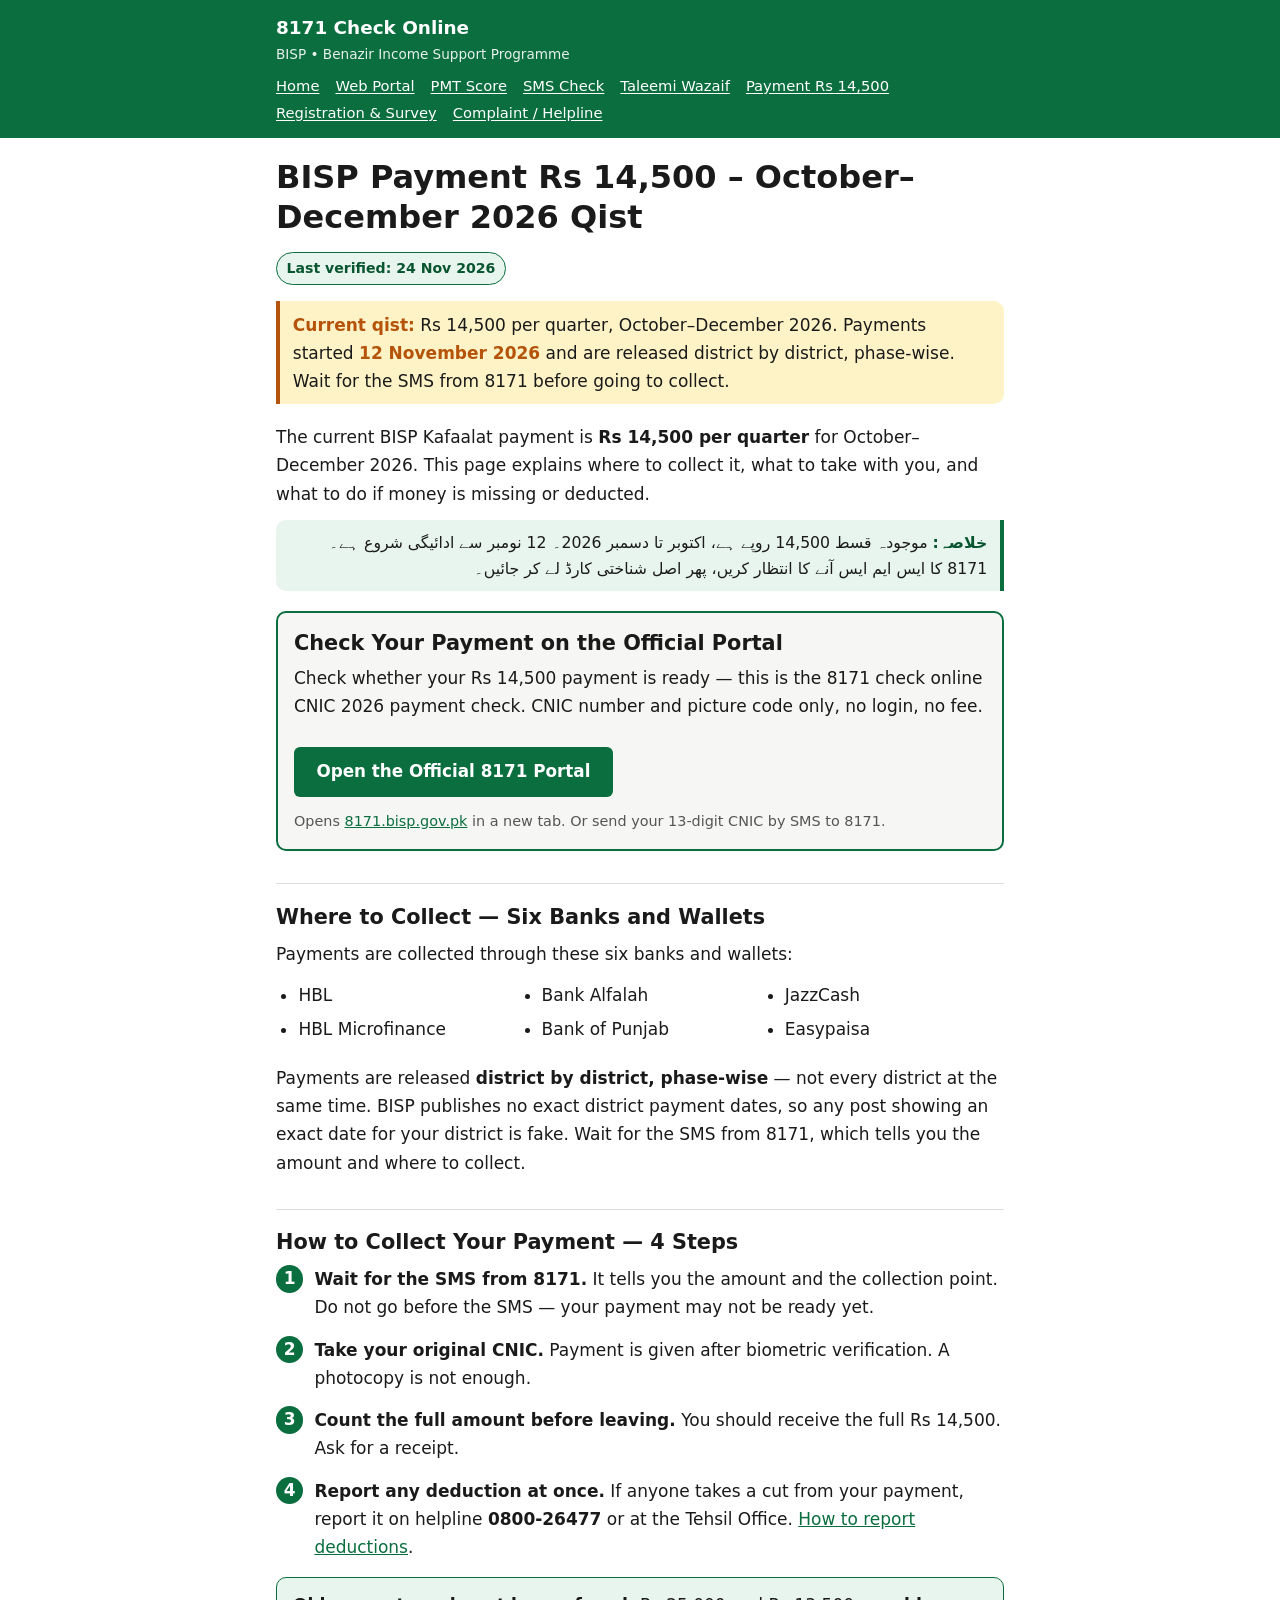
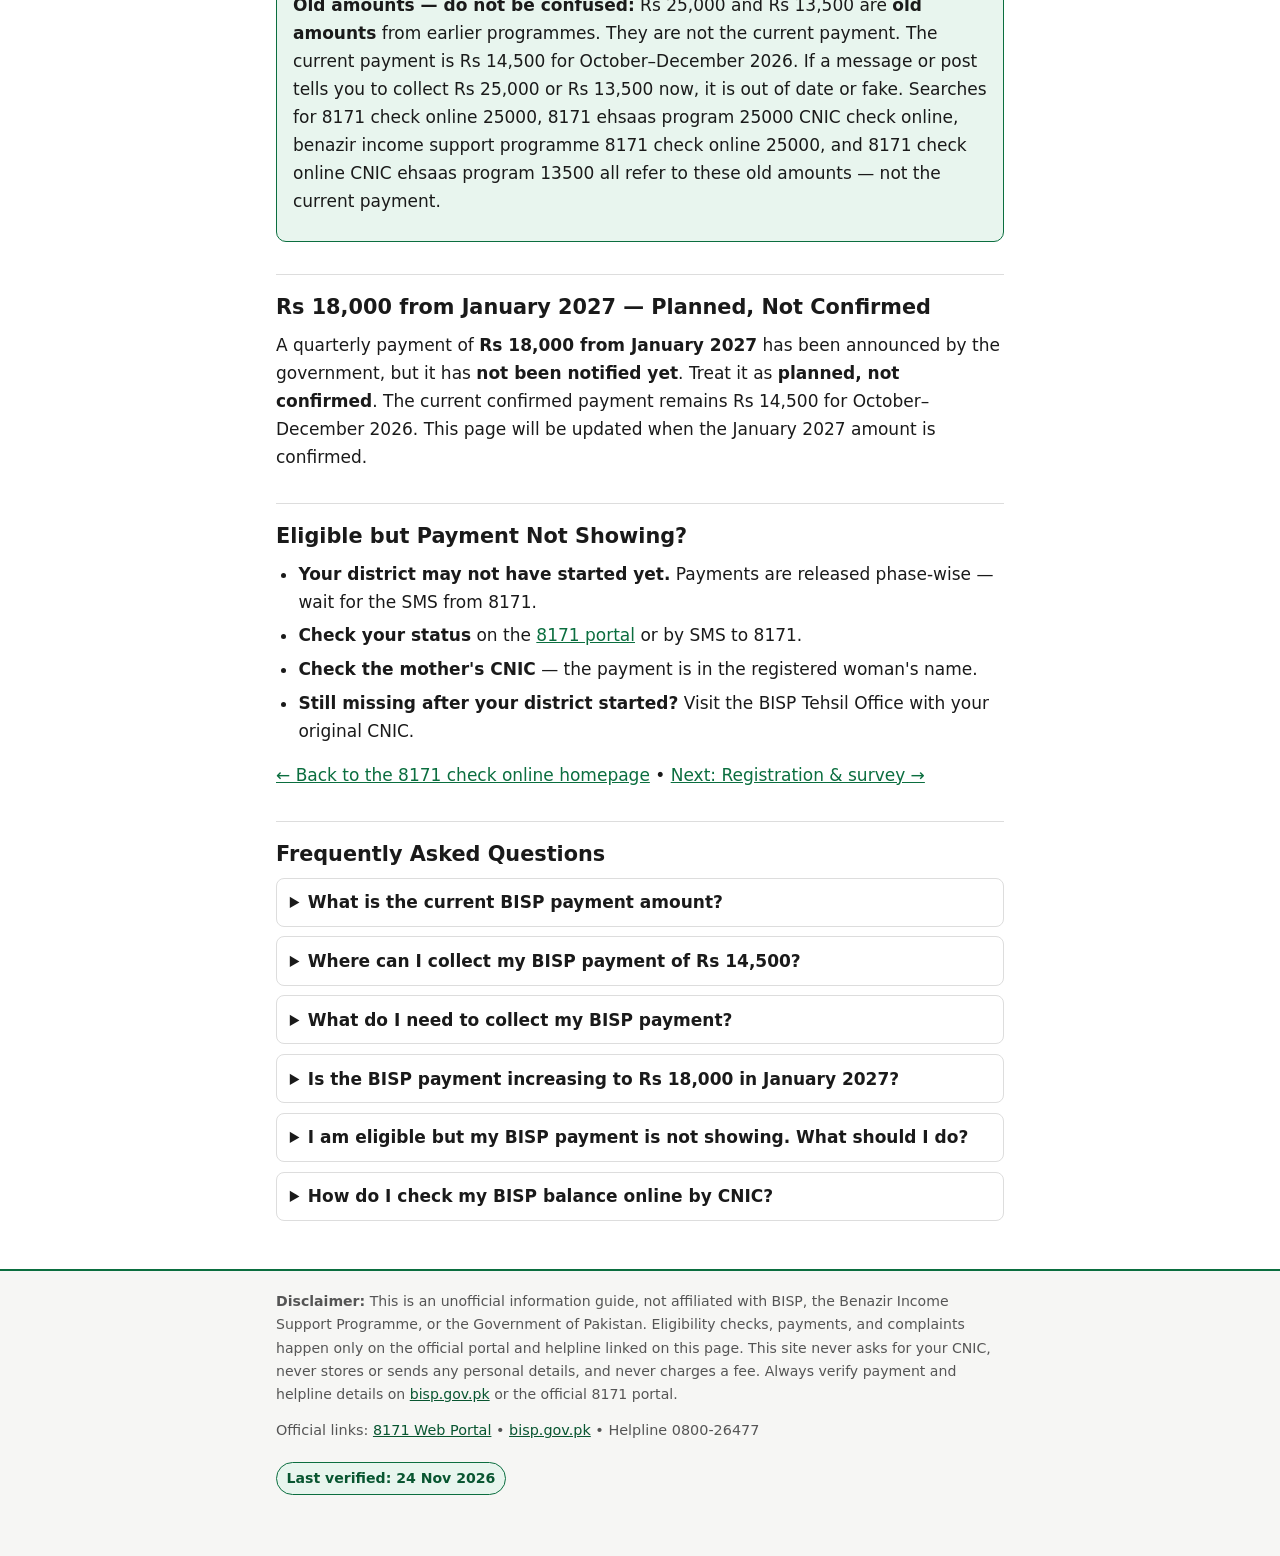
<file: bisp-payment-14500.html>
<!DOCTYPE html>
<html lang="en">
<head>
<meta charset="utf-8">
<meta name="viewport" content="width=device-width, initial-scale=1">
<title>BISP Payment Rs 14,500 – October–December 2026 Qist</title>
<meta name="description" content="BISP payment Rs 14,500 for Oct–Dec 2026, from 12 Nov 2026. Six banks and wallets, district-wise release, collection with original CNIC and biometric.">
<link rel="stylesheet" href="assets/style.css">
<!-- No canonical yet: domain not bought. Add when the domain is live. -->
<script type="application/ld+json">
{
  "@context": "https://schema.org",
  "@type": "FAQPage",
  "mainEntity": [
    {"@type": "Question", "name": "What is the current BISP payment amount?", "acceptedAnswer": {"@type": "Answer", "text": "The current payment is Rs 14,500 per quarter for October–December 2026. Payments started on 12 November 2026. Rs 25,000 and Rs 13,500 are old amounts and are not the current payment."}},
    {"@type": "Question", "name": "Where can I collect my BISP payment of Rs 14,500?", "acceptedAnswer": {"@type": "Answer", "text": "Payments are collected through six banks and wallets: HBL, HBL Microfinance, Bank Alfalah, Bank of Punjab, JazzCash, and Easypaisa. Payments are released district by district, phase-wise. Wait for the SMS from 8171 telling you where to collect."}},
    {"@type": "Question", "name": "What do I need to collect my BISP payment?", "acceptedAnswer": {"@type": "Answer", "text": "Take your original CNIC. Payment is given after biometric verification. Count the full amount before leaving, ask for a receipt, and report any deduction on helpline 0800-26477."}},
    {"@type": "Question", "name": "Is the BISP payment increasing to Rs 18,000 in January 2027?", "acceptedAnswer": {"@type": "Answer", "text": "A Rs 18,000 quarterly payment from January 2027 has been announced by the government, but it has not been notified yet. Treat it as planned, not confirmed. The current confirmed payment is Rs 14,500 for October–December 2026."}},
    {"@type": "Question", "name": "I am eligible but my BISP payment is not showing. What should I do?", "acceptedAnswer": {"@type": "Answer", "text": "Payments are released district by district, phase-wise — your district may not have started yet. Wait for the SMS from 8171. Check your status on the 8171 portal or by SMS. If your district's payments have started and yours is still missing, visit the BISP Tehsil Office with your original CNIC."}},
    {"@type": "Question", "name": "How do I check my BISP balance online by CNIC?", "acceptedAnswer": {"@type": "Answer", "text": "Check your payment on the official 8171 portal at 8171.bisp.gov.pk with your CNIC number and the picture code, or send your 13-digit CNIC by SMS to 8171. There is no separate balance-check website — the portal and SMS are the only official ways. This is the BISP 8171 online check balance method."}}
  ]
}
</script>
</head>
<body>

<header class="site-header">
  <div class="wrap">
    <a class="brand" href="index.html">8171 Check Online<small>BISP &bull; Benazir Income Support Programme</small></a>
    <nav class="site-nav" aria-label="Main navigation">
      <ul>
        <li><a href="index.html">Home</a></li>
        <li><a href="8171-web-portal.html">Web Portal</a></li>
        <li><a href="pmt-score-check.html">PMT Score</a></li>
        <li><a href="8171-check-by-sms.html">SMS Check</a></li>
        <li><a href="taleemi-wazaif-check.html">Taleemi Wazaif</a></li>
        <li><a href="bisp-payment-14500.html">Payment Rs 14,500</a></li>
        <li><a href="bisp-registration-survey.html">Registration &amp; Survey</a></li>
        <li><a href="bisp-complaint-helpline.html">Complaint / Helpline</a></li>
      </ul>
    </nav>
  </div>
</header>

<main class="wrap">

  <h1>BISP Payment Rs 14,500 – October–December 2026 Qist</h1>

  <p class="stamp">Last verified: 24 Nov 2026</p>

  <p class="freshness"><strong>Current qist:</strong> Rs 14,500 per quarter, October–December 2026. Payments started <strong>12 November 2026</strong> and are released district by district, phase-wise. Wait for the SMS from 8171 before going to collect.</p>

  <p>The current BISP Kafaalat payment is <strong>Rs 14,500 per quarter</strong> for October–December 2026. This page explains where to collect it, what to take with you, and what to do if money is missing or deducted.</p>

  <p class="urdu-summary"><strong>خلاصہ:</strong> موجودہ قسط 14,500 روپے ہے، اکتوبر تا دسمبر 2026۔ 12 نومبر سے ادائیگی شروع ہے۔ 8171 کا ایس ایم ایس آنے کا انتظار کریں، پھر اصل شناختی کارڈ لے کر جائیں۔</p>

  <section class="portal-box" aria-labelledby="portal-heading">
    <h2 id="portal-heading">Check Your Payment on the Official Portal</h2>
    <p>Check whether your Rs 14,500 payment is ready — this is the 8171 check online CNIC 2026 payment check. CNIC number and picture code only, no login, no fee.</p>
    <p><a class="btn" href="https://8171.bisp.gov.pk/" target="_blank" rel="noopener">Open the Official 8171 Portal</a></p>
    <p class="checker-note">Opens <a href="https://8171.bisp.gov.pk/" target="_blank" rel="noopener">8171.bisp.gov.pk</a> in a new tab. Or send your 13-digit CNIC by SMS to 8171.</p>
  </section>

  <h2>Where to Collect — Six Banks and Wallets</h2>
  <p>Payments are collected through these six banks and wallets:</p>
  <ul class="districts">
    <li>HBL</li>
    <li>HBL Microfinance</li>
    <li>Bank Alfalah</li>
    <li>Bank of Punjab</li>
    <li>JazzCash</li>
    <li>Easypaisa</li>
  </ul>
  <p>Payments are released <strong>district by district, phase-wise</strong> — not every district at the same time. BISP publishes no exact district payment dates, so any post showing an exact date for your district is fake. Wait for the SMS from 8171, which tells you the amount and where to collect.</p>

  <h2>How to Collect Your Payment — 4 Steps</h2>
  <ol class="steps">
    <li><strong>Wait for the SMS from 8171.</strong> It tells you the amount and the collection point. Do not go before the SMS — your payment may not be ready yet.</li>
    <li><strong>Take your original CNIC.</strong> Payment is given after biometric verification. A photocopy is not enough.</li>
    <li><strong>Count the full amount before leaving.</strong> You should receive the full Rs 14,500. Ask for a receipt.</li>
    <li><strong>Report any deduction at once.</strong> If anyone takes a cut from your payment, report it on helpline <strong>0800-26477</strong> or at the Tehsil Office. <a href="bisp-complaint-helpline.html">How to report deductions</a>.</li>
  </ol>

  <div class="callout">
    <p><strong>Old amounts — do not be confused:</strong> Rs 25,000 and Rs 13,500 are <strong>old amounts</strong> from earlier programmes. They are not the current payment. The current payment is Rs 14,500 for October–December 2026. If a message or post tells you to collect Rs 25,000 or Rs 13,500 now, it is out of date or fake. Searches for 8171 check online 25000, 8171 ehsaas program 25000 CNIC check online, benazir income support programme 8171 check online 25000, and 8171 check online CNIC ehsaas program 13500 all refer to these old amounts — not the current payment.</p>
  </div>

  <h2>Rs 18,000 from January 2027 — Planned, Not Confirmed</h2>
  <p>A quarterly payment of <strong>Rs 18,000 from January 2027</strong> has been announced by the government, but it has <strong>not been notified yet</strong>. Treat it as <strong>planned, not confirmed</strong>. The current confirmed payment remains Rs 14,500 for October–December 2026. This page will be updated when the January 2027 amount is confirmed.</p>

  <h2>Eligible but Payment Not Showing?</h2>
  <ul>
    <li><strong>Your district may not have started yet.</strong> Payments are released phase-wise — wait for the SMS from 8171.</li>
    <li><strong>Check your status</strong> on the <a href="https://8171.bisp.gov.pk/" target="_blank" rel="noopener">8171 portal</a> or by SMS to 8171.</li>
    <li><strong>Check the mother's CNIC</strong> — the payment is in the registered woman's name.</li>
    <li><strong>Still missing after your district started?</strong> Visit the BISP Tehsil Office with your original CNIC.</li>
  </ul>

  <p><a href="index.html">← Back to the 8171 check online homepage</a> &bull; <a href="bisp-registration-survey.html">Next: Registration &amp; survey →</a></p>

  <h2>Frequently Asked Questions</h2>
  <div class="faq">
    <details>
      <summary>What is the current BISP payment amount?</summary>
      <p>The current payment is Rs 14,500 per quarter for October–December 2026. Payments started on 12 November 2026. Rs 25,000 and Rs 13,500 are old amounts and are not the current payment.</p>
    </details>
    <details>
      <summary>Where can I collect my BISP payment of Rs 14,500?</summary>
      <p>Payments are collected through six banks and wallets: HBL, HBL Microfinance, Bank Alfalah, Bank of Punjab, JazzCash, and Easypaisa. Payments are released district by district, phase-wise. Wait for the SMS from 8171 telling you where to collect.</p>
    </details>
    <details>
      <summary>What do I need to collect my BISP payment?</summary>
      <p>Take your original CNIC. Payment is given after biometric verification. Count the full amount before leaving, ask for a receipt, and report any deduction on helpline 0800-26477.</p>
    </details>
    <details>
      <summary>Is the BISP payment increasing to Rs 18,000 in January 2027?</summary>
      <p>A Rs 18,000 quarterly payment from January 2027 has been announced by the government, but it has not been notified yet. Treat it as planned, not confirmed. The current confirmed payment is Rs 14,500 for October–December 2026.</p>
    </details>
    <details>
      <summary>I am eligible but my BISP payment is not showing. What should I do?</summary>
      <p>Payments are released district by district, phase-wise — your district may not have started yet. Wait for the SMS from 8171. Check your status on the 8171 portal or by SMS. If your district's payments have started and yours is still missing, visit the BISP Tehsil Office with your original CNIC.</p>
    </details>
    <details>
      <summary>How do I check my BISP balance online by CNIC?</summary>
      <p>Check your payment on the official 8171 portal at 8171.bisp.gov.pk with your CNIC number and the picture code, or send your 13-digit CNIC by SMS to 8171. There is no separate balance-check website — the portal and SMS are the only official ways. This is the BISP 8171 online check balance method.</p>
    </details>
  </div>

</main>

<footer class="site-footer">
  <div class="wrap">
    <p class="disclaimer"><strong>Disclaimer:</strong> This is an unofficial information guide, not affiliated with BISP, the Benazir Income Support Programme, or the Government of Pakistan. Eligibility checks, payments, and complaints happen only on the official portal and helpline linked on this page. This site never asks for your CNIC, never stores or sends any personal details, and never charges a fee. Always verify payment and helpline details on <a href="https://www.bisp.gov.pk/" target="_blank" rel="noopener">bisp.gov.pk</a> or the official 8171 portal.</p>
    <p>Official links: <a href="https://8171.bisp.gov.pk/" target="_blank" rel="noopener">8171 Web Portal</a> &bull; <a href="https://www.bisp.gov.pk/" target="_blank" rel="noopener">bisp.gov.pk</a> &bull; Helpline 0800-26477</p>
    <p><span class="stamp">Last verified: 24 Nov 2026</span></p>
  </div>
</footer>

</body>
</html>
</file>
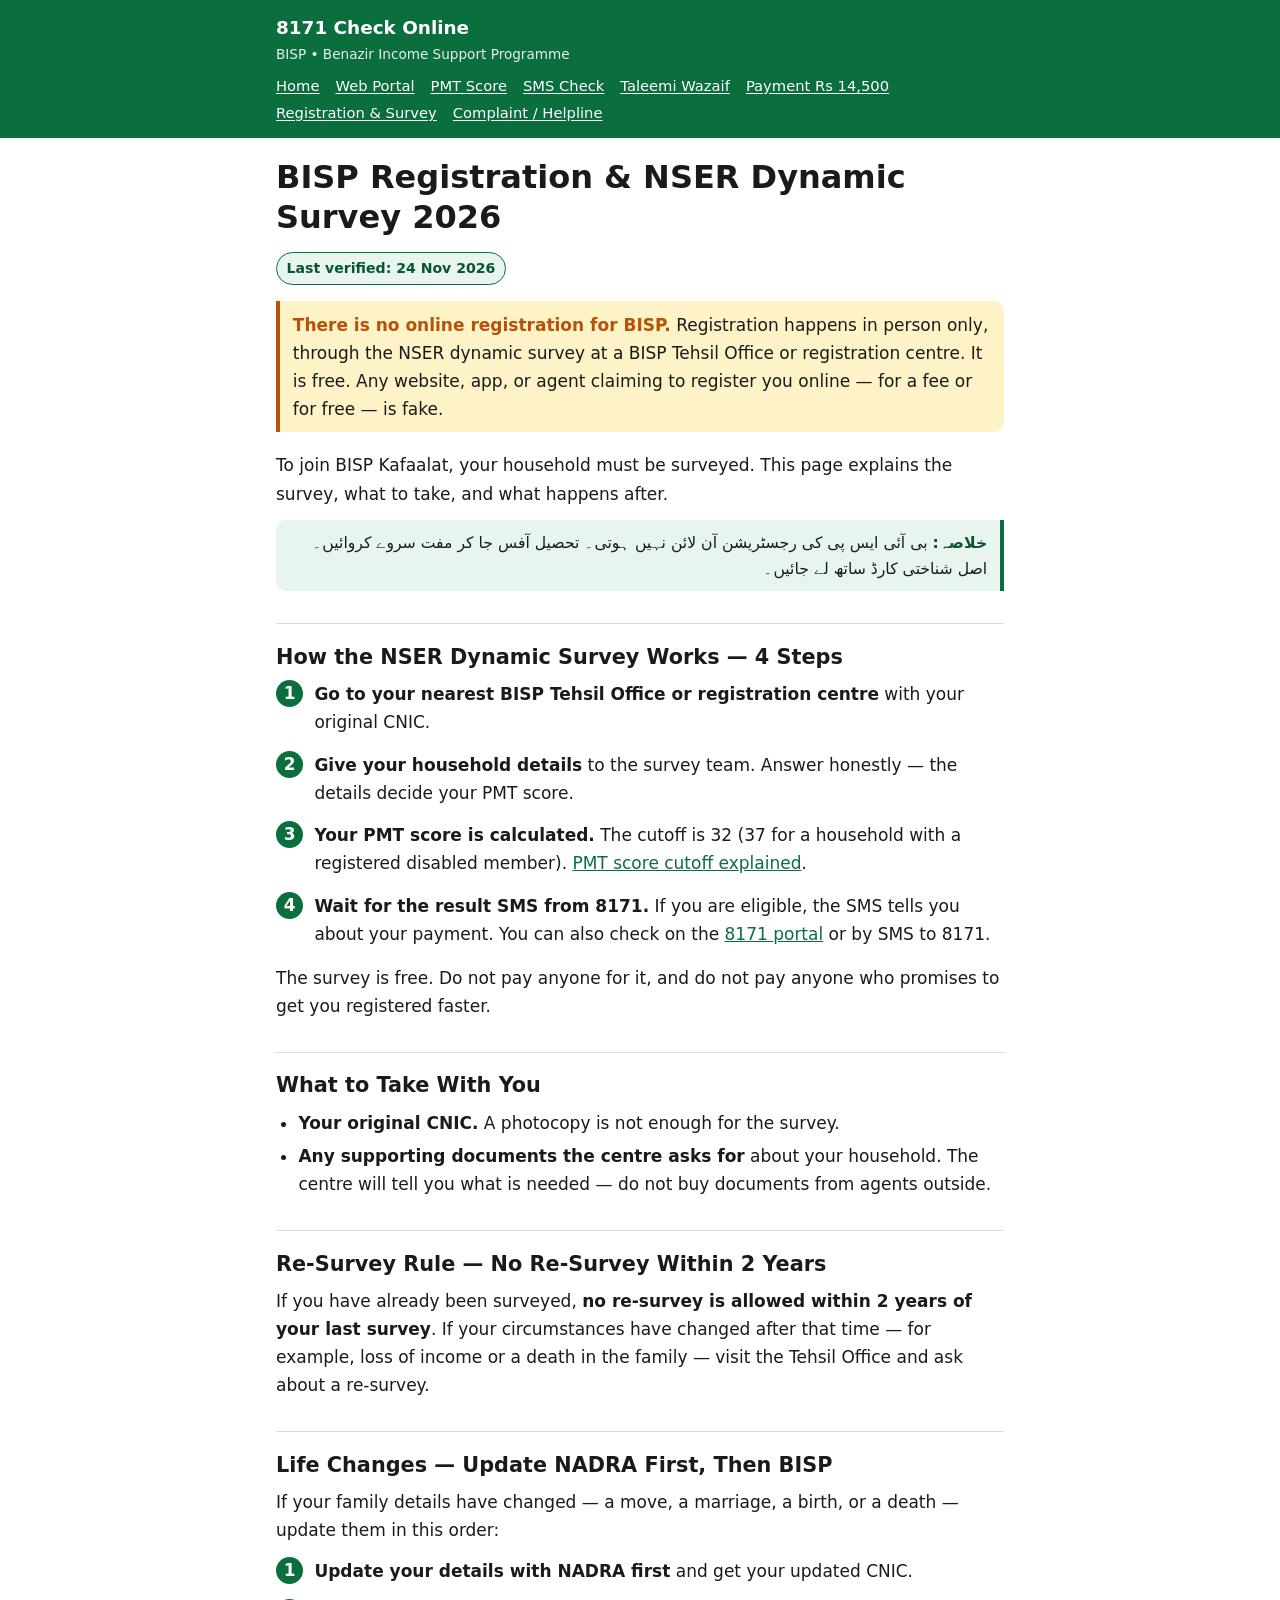
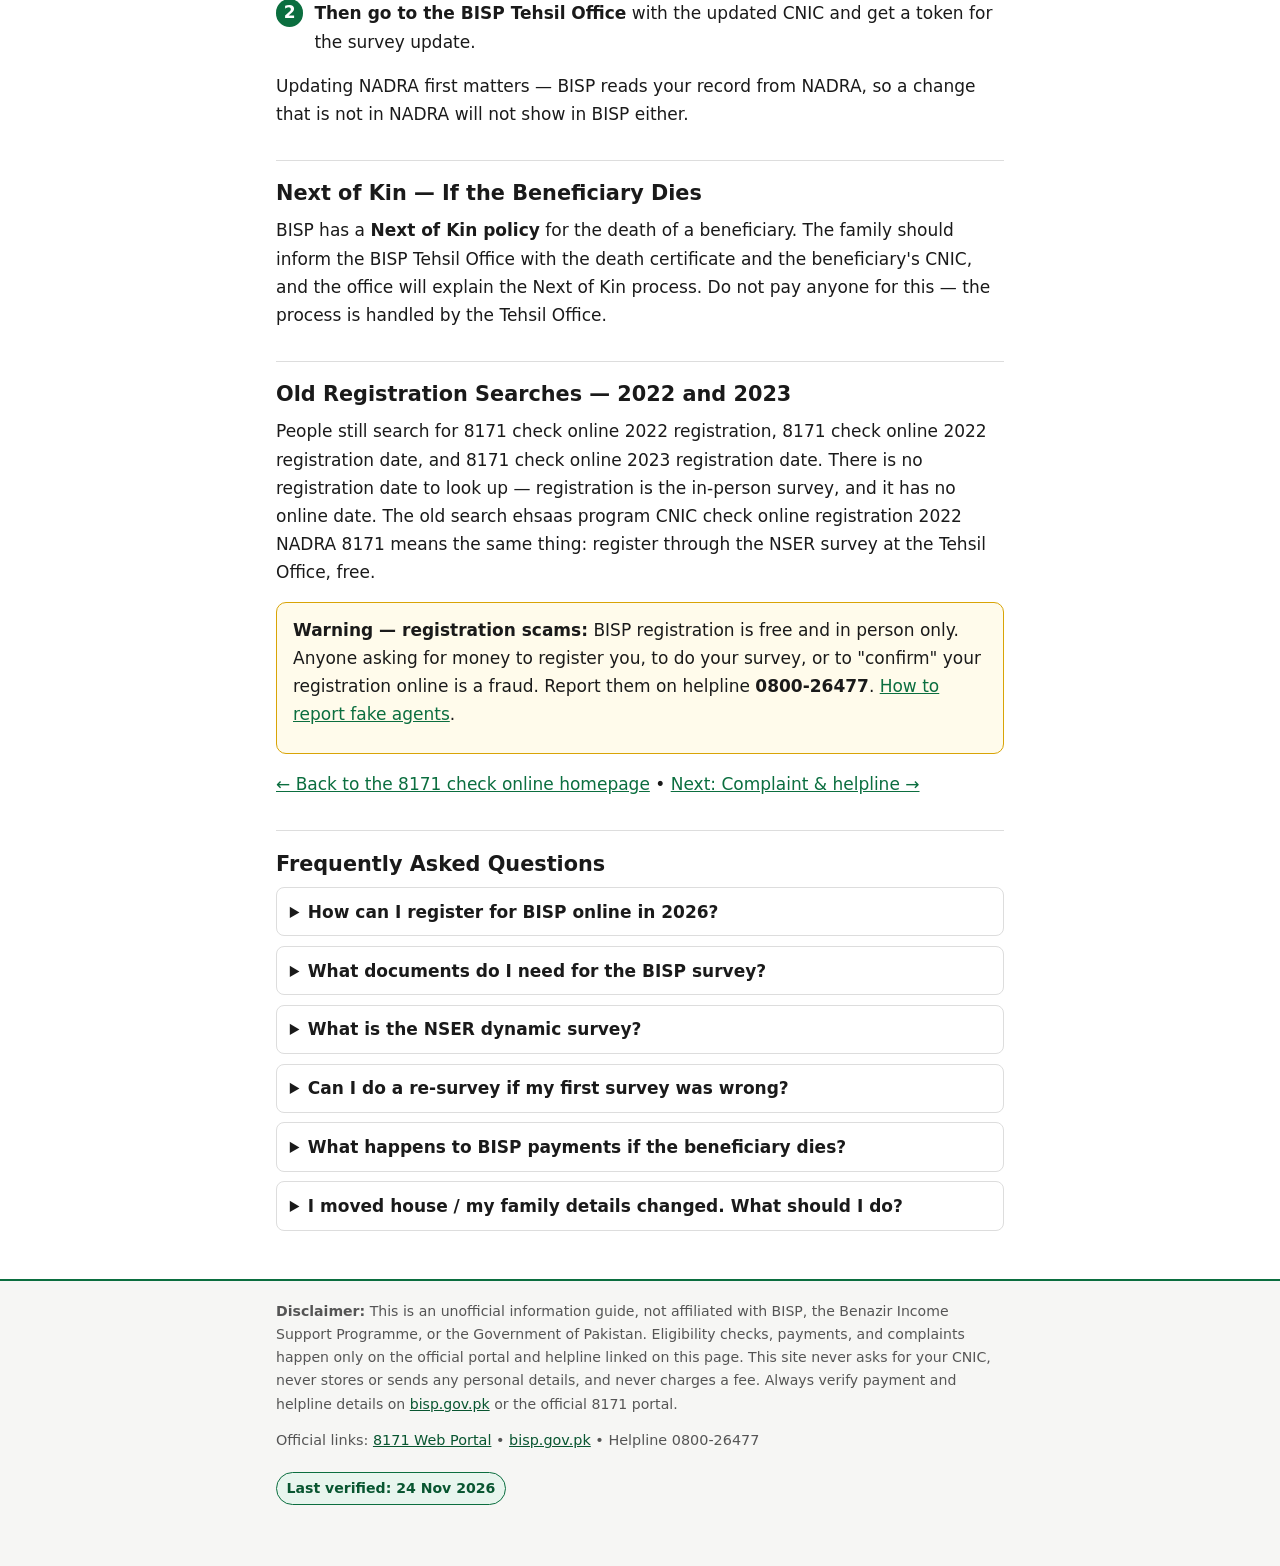
<file: bisp-registration-survey.html>
<!DOCTYPE html>
<html lang="en">
<head>
<meta charset="utf-8">
<meta name="viewport" content="width=device-width, initial-scale=1">
<title>BISP Registration &amp; NSER Dynamic Survey 2026</title>
<meta name="description" content="BISP registration 2026: no online registration. In-person NSER dynamic survey at the Tehsil Office, free. Documents, re-survey rule, Next of Kin policy.">
<link rel="stylesheet" href="assets/style.css">
<!-- No canonical yet: domain not bought. Add when the domain is live. -->
<script type="application/ld+json">
{
  "@context": "https://schema.org",
  "@type": "FAQPage",
  "mainEntity": [
    {"@type": "Question", "name": "How can I register for BISP online in 2026?", "acceptedAnswer": {"@type": "Answer", "text": "There is no online registration for BISP. Registration happens in person only, through the NSER dynamic survey at a BISP Tehsil Office or registration centre. It is free. Any website claiming to register you for BISP online is fake."}},
    {"@type": "Question", "name": "What documents do I need for the BISP survey?", "acceptedAnswer": {"@type": "Answer", "text": "Take your original CNIC. The centre will tell you if anything else is needed for your household. Do not pay anyone for the survey — it is free."}},
    {"@type": "Question", "name": "What is the NSER dynamic survey?", "acceptedAnswer": {"@type": "Answer", "text": "The NSER dynamic survey is BISP's in-person household survey. The survey team records your household details and calculates your PMT score, which decides eligibility. The survey is free and happens at a BISP Tehsil Office or registration centre."}},
    {"@type": "Question", "name": "Can I do a re-survey if my first survey was wrong?", "acceptedAnswer": {"@type": "Answer", "text": "A re-survey is not allowed within 2 years of your last survey. If your circumstances have changed after that, visit the Tehsil Office and ask about a re-survey."}},
    {"@type": "Question", "name": "What happens to BISP payments if the beneficiary dies?", "acceptedAnswer": {"@type": "Answer", "text": "BISP has a Next of Kin policy for the death of a beneficiary. The family should inform the BISP Tehsil Office with the death certificate and the beneficiary's CNIC, and the office will explain the Next of Kin process."}},
    {"@type": "Question", "name": "I moved house / my family details changed. What should I do?", "acceptedAnswer": {"@type": "Answer", "text": "First update your details with NADRA, then go to the BISP Tehsil Office with your updated CNIC and get a token for the survey update. Do not pay anyone for this — the survey and updates are free."}}
  ]
}
</script>
</head>
<body>

<header class="site-header">
  <div class="wrap">
    <a class="brand" href="index.html">8171 Check Online<small>BISP &bull; Benazir Income Support Programme</small></a>
    <nav class="site-nav" aria-label="Main navigation">
      <ul>
        <li><a href="index.html">Home</a></li>
        <li><a href="8171-web-portal.html">Web Portal</a></li>
        <li><a href="pmt-score-check.html">PMT Score</a></li>
        <li><a href="8171-check-by-sms.html">SMS Check</a></li>
        <li><a href="taleemi-wazaif-check.html">Taleemi Wazaif</a></li>
        <li><a href="bisp-payment-14500.html">Payment Rs 14,500</a></li>
        <li><a href="bisp-registration-survey.html">Registration &amp; Survey</a></li>
        <li><a href="bisp-complaint-helpline.html">Complaint / Helpline</a></li>
      </ul>
    </nav>
  </div>
</header>

<main class="wrap">

  <h1>BISP Registration &amp; NSER Dynamic Survey 2026</h1>

  <p class="stamp">Last verified: 24 Nov 2026</p>

  <p class="freshness"><strong>There is no online registration for BISP.</strong> Registration happens in person only, through the NSER dynamic survey at a BISP Tehsil Office or registration centre. It is free. Any website, app, or agent claiming to register you online — for a fee or for free — is fake.</p>

  <p>To join BISP Kafaalat, your household must be surveyed. This page explains the survey, what to take, and what happens after.</p>

  <p class="urdu-summary"><strong>خلاصہ:</strong> بی آئی ایس پی کی رجسٹریشن آن لائن نہیں ہوتی۔ تحصیل آفس جا کر مفت سروے کروائیں۔ اصل شناختی کارڈ ساتھ لے جائیں۔</p>

  <h2>How the NSER Dynamic Survey Works — 4 Steps</h2>
  <ol class="steps">
    <li><strong>Go to your nearest BISP Tehsil Office or registration centre</strong> with your original CNIC.</li>
    <li><strong>Give your household details</strong> to the survey team. Answer honestly — the details decide your PMT score.</li>
    <li><strong>Your PMT score is calculated.</strong> The cutoff is 32 (37 for a household with a registered disabled member). <a href="pmt-score-check.html">PMT score cutoff explained</a>.</li>
    <li><strong>Wait for the result SMS from 8171.</strong> If you are eligible, the SMS tells you about your payment. You can also check on the <a href="https://8171.bisp.gov.pk/" target="_blank" rel="noopener">8171 portal</a> or by SMS to 8171.</li>
  </ol>
  <p>The survey is free. Do not pay anyone for it, and do not pay anyone who promises to get you registered faster.</p>

  <h2>What to Take With You</h2>
  <ul>
    <li><strong>Your original CNIC.</strong> A photocopy is not enough for the survey.</li>
    <li><strong>Any supporting documents the centre asks for</strong> about your household. The centre will tell you what is needed — do not buy documents from agents outside.</li>
  </ul>

  <h2>Re-Survey Rule — No Re-Survey Within 2 Years</h2>
  <p>If you have already been surveyed, <strong>no re-survey is allowed within 2 years of your last survey</strong>. If your circumstances have changed after that time — for example, loss of income or a death in the family — visit the Tehsil Office and ask about a re-survey.</p>

  <h2>Life Changes — Update NADRA First, Then BISP</h2>
  <p>If your family details have changed — a move, a marriage, a birth, or a death — update them in this order:</p>
  <ol class="steps">
    <li><strong>Update your details with NADRA first</strong> and get your updated CNIC.</li>
    <li><strong>Then go to the BISP Tehsil Office</strong> with the updated CNIC and get a token for the survey update.</li>
  </ol>
  <p>Updating NADRA first matters — BISP reads your record from NADRA, so a change that is not in NADRA will not show in BISP either.</p>

  <h2>Next of Kin — If the Beneficiary Dies</h2>
  <p>BISP has a <strong>Next of Kin policy</strong> for the death of a beneficiary. The family should inform the BISP Tehsil Office with the death certificate and the beneficiary's CNIC, and the office will explain the Next of Kin process. Do not pay anyone for this — the process is handled by the Tehsil Office.</p>

  <h2>Old Registration Searches — 2022 and 2023</h2>
  <p>People still search for 8171 check online 2022 registration, 8171 check online 2022 registration date, and 8171 check online 2023 registration date. There is no registration date to look up — registration is the in-person survey, and it has no online date. The old search ehsaas program CNIC check online registration 2022 NADRA 8171 means the same thing: register through the NSER survey at the Tehsil Office, free.</p>

  <div class="tip">
    <p><strong>Warning — registration scams:</strong> BISP registration is free and in person only. Anyone asking for money to register you, to do your survey, or to "confirm" your registration online is a fraud. Report them on helpline <strong>0800-26477</strong>. <a href="bisp-complaint-helpline.html">How to report fake agents</a>.</p>
  </div>

  <p><a href="index.html">← Back to the 8171 check online homepage</a> &bull; <a href="bisp-complaint-helpline.html">Next: Complaint &amp; helpline →</a></p>

  <h2>Frequently Asked Questions</h2>
  <div class="faq">
    <details>
      <summary>How can I register for BISP online in 2026?</summary>
      <p>There is no online registration for BISP. Registration happens in person only, through the NSER dynamic survey at a BISP Tehsil Office or registration centre. It is free. Any website claiming to register you for BISP online is fake.</p>
    </details>
    <details>
      <summary>What documents do I need for the BISP survey?</summary>
      <p>Take your original CNIC. The centre will tell you if anything else is needed for your household. Do not pay anyone for the survey — it is free.</p>
    </details>
    <details>
      <summary>What is the NSER dynamic survey?</summary>
      <p>The NSER dynamic survey is BISP's in-person household survey. The survey team records your household details and calculates your PMT score, which decides eligibility. The survey is free and happens at a BISP Tehsil Office or registration centre.</p>
    </details>
    <details>
      <summary>Can I do a re-survey if my first survey was wrong?</summary>
      <p>A re-survey is not allowed within 2 years of your last survey. If your circumstances have changed after that, visit the Tehsil Office and ask about a re-survey.</p>
    </details>
    <details>
      <summary>What happens to BISP payments if the beneficiary dies?</summary>
      <p>BISP has a Next of Kin policy for the death of a beneficiary. The family should inform the BISP Tehsil Office with the death certificate and the beneficiary's CNIC, and the office will explain the Next of Kin process.</p>
    </details>
    <details>
      <summary>I moved house / my family details changed. What should I do?</summary>
      <p>First update your details with NADRA, then go to the BISP Tehsil Office with your updated CNIC and get a token for the survey update. Do not pay anyone for this — the survey and updates are free.</p>
    </details>
  </div>

</main>

<footer class="site-footer">
  <div class="wrap">
    <p class="disclaimer"><strong>Disclaimer:</strong> This is an unofficial information guide, not affiliated with BISP, the Benazir Income Support Programme, or the Government of Pakistan. Eligibility checks, payments, and complaints happen only on the official portal and helpline linked on this page. This site never asks for your CNIC, never stores or sends any personal details, and never charges a fee. Always verify payment and helpline details on <a href="https://www.bisp.gov.pk/" target="_blank" rel="noopener">bisp.gov.pk</a> or the official 8171 portal.</p>
    <p>Official links: <a href="https://8171.bisp.gov.pk/" target="_blank" rel="noopener">8171 Web Portal</a> &bull; <a href="https://www.bisp.gov.pk/" target="_blank" rel="noopener">bisp.gov.pk</a> &bull; Helpline 0800-26477</p>
    <p><span class="stamp">Last verified: 24 Nov 2026</span></p>
  </div>
</footer>

</body>
</html>
</file>
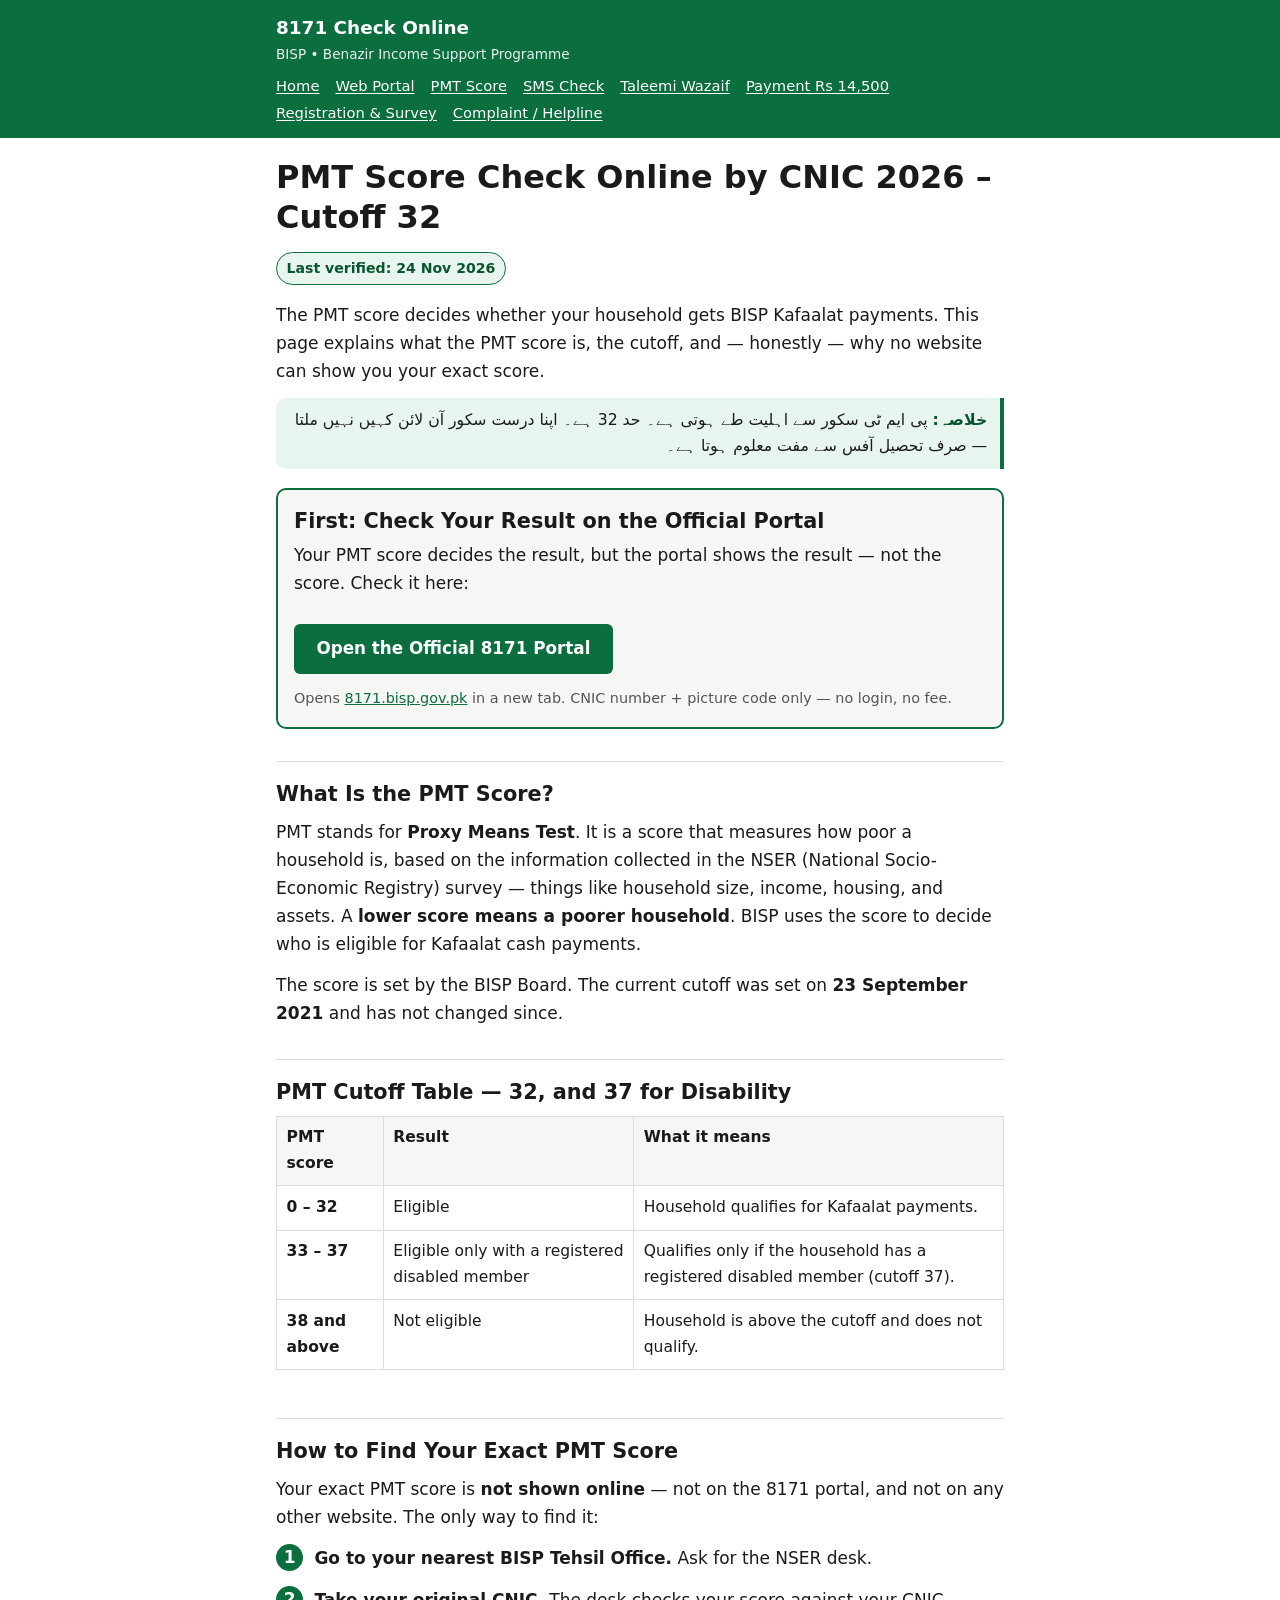
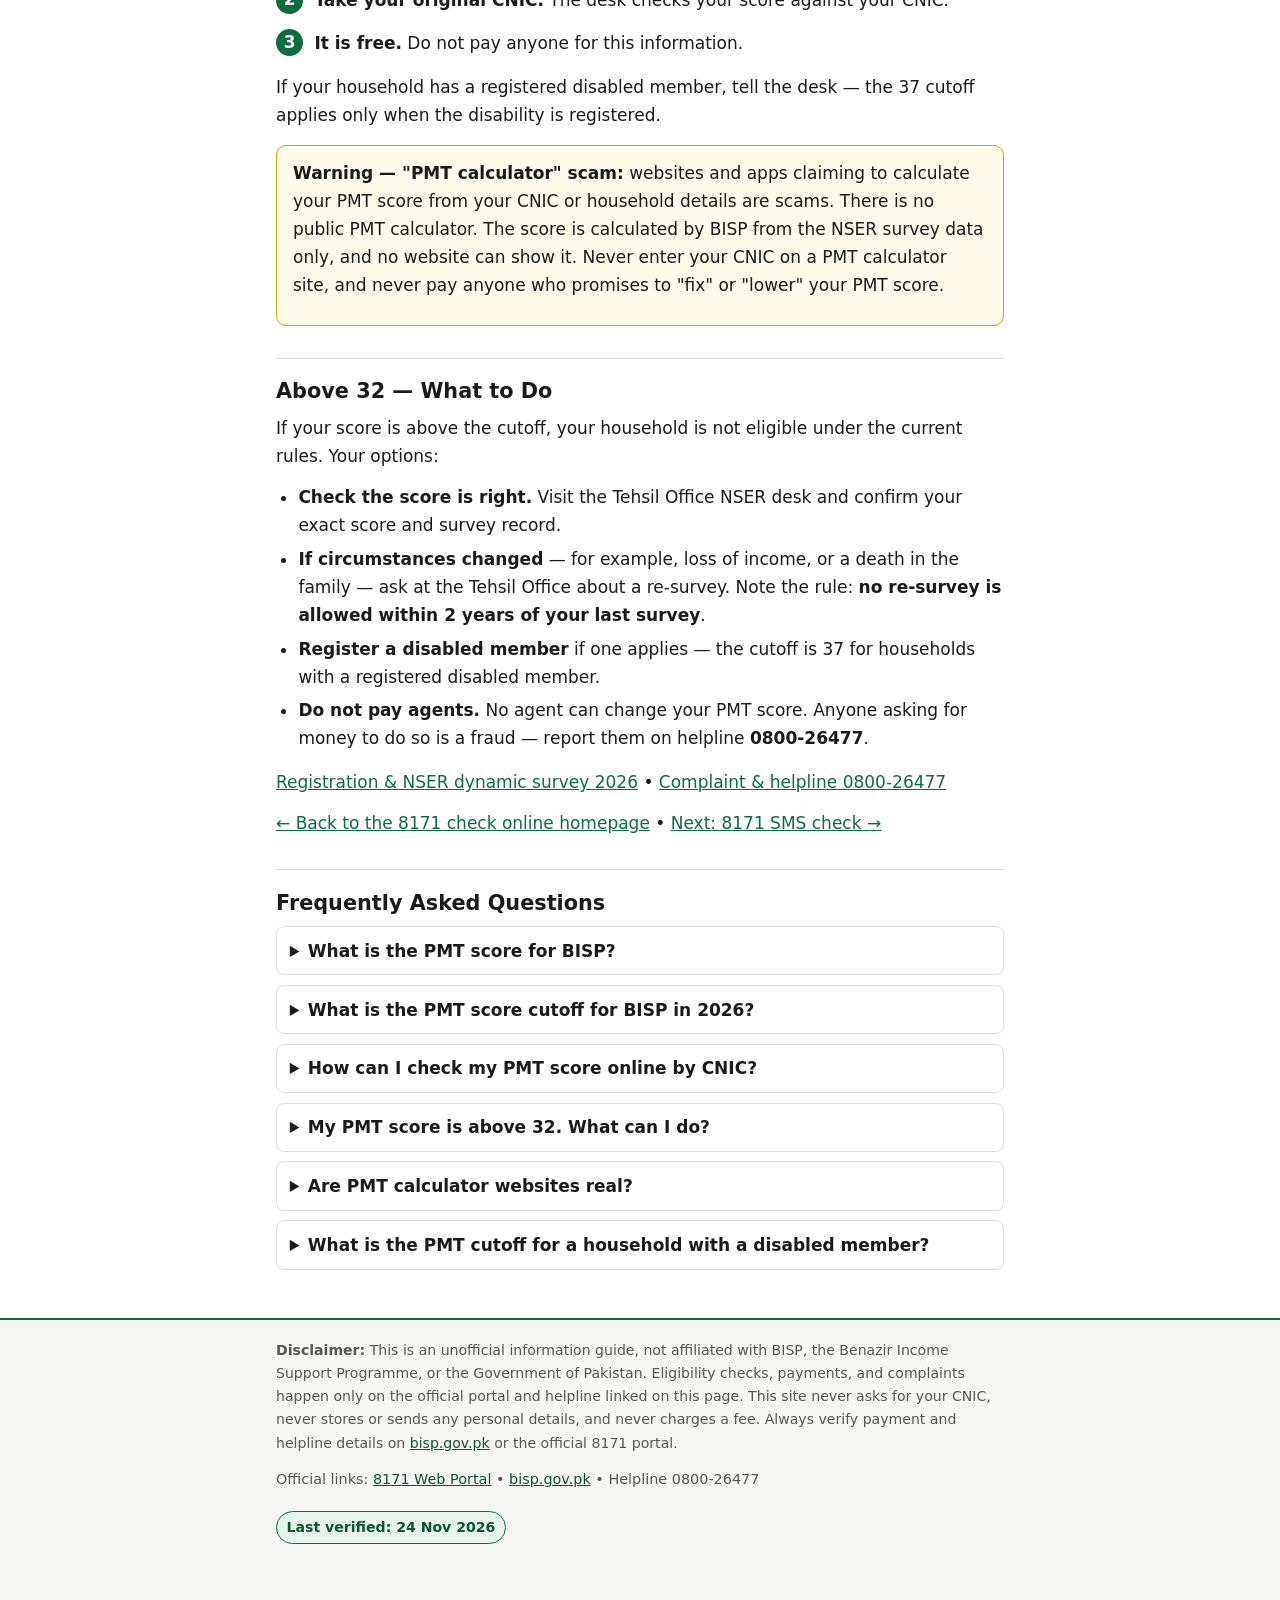
<file: pmt-score-check.html>
<!DOCTYPE html>
<html lang="en">
<head>
<meta charset="utf-8">
<meta name="viewport" content="width=device-width, initial-scale=1">
<title>PMT Score Check Online by CNIC 2026 – Cutoff 32</title>
<meta name="description" content="PMT score check for BISP: cutoff 32 (37 with a disabled member). Your exact score is not shown online — only at the Tehsil Office NSER desk, free.">
<link rel="stylesheet" href="assets/style.css">
<!-- No canonical yet: domain not bought. Add when the domain is live. -->
<script type="application/ld+json">
{
  "@context": "https://schema.org",
  "@type": "FAQPage",
  "mainEntity": [
    {"@type": "Question", "name": "What is the PMT score for BISP?", "acceptedAnswer": {"@type": "Answer", "text": "The PMT (Proxy Means Test) score measures how poor a household is, based on the NSER survey. A lower score means a poorer household. BISP uses it to decide who is eligible for Kafaalat payments."}},
    {"@type": "Question", "name": "What is the PMT score cutoff for BISP in 2026?", "acceptedAnswer": {"@type": "Answer", "text": "The cutoff is 32. A household with a PMT score of 32 or below is eligible. For a household with a registered disabled member, the cutoff is 37."}},
    {"@type": "Question", "name": "How can I check my PMT score online by CNIC?", "acceptedAnswer": {"@type": "Answer", "text": "You cannot see your exact PMT score online. No website — not even the official 8171 portal — shows the exact number. The only way to find your exact score is to visit the BISP Tehsil Office NSER desk with your original CNIC. It is free."}},
    {"@type": "Question", "name": "My PMT score is above 32. What can I do?", "acceptedAnswer": {"@type": "Answer", "text": "If your score is above 32, your household is not eligible under the current cutoff. If your circumstances have changed — for example, loss of income or a death in the family — visit the Tehsil Office and ask about a re-survey. Note that a re-survey is not allowed within 2 years of your last survey."}},
    {"@type": "Question", "name": "Are PMT calculator websites real?", "acceptedAnswer": {"@type": "Answer", "text": "No. Websites claiming to calculate your PMT score from your CNIC or household details are scams. There is no public PMT calculator — the score is calculated by BISP from the NSER survey data only. Never enter your CNIC on a PMT calculator site."}},
    {"@type": "Question", "name": "What is the PMT cutoff for a household with a disabled member?", "acceptedAnswer": {"@type": "Answer", "text": "The cutoff is 37 for a household with a registered disabled member, instead of the usual 32. The disability must be registered — tell the survey team at the Tehsil Office and bring the disability certificate if you have one."}}
  ]
}
</script>
</head>
<body>

<header class="site-header">
  <div class="wrap">
    <a class="brand" href="index.html">8171 Check Online<small>BISP &bull; Benazir Income Support Programme</small></a>
    <nav class="site-nav" aria-label="Main navigation">
      <ul>
        <li><a href="index.html">Home</a></li>
        <li><a href="8171-web-portal.html">Web Portal</a></li>
        <li><a href="pmt-score-check.html">PMT Score</a></li>
        <li><a href="8171-check-by-sms.html">SMS Check</a></li>
        <li><a href="taleemi-wazaif-check.html">Taleemi Wazaif</a></li>
        <li><a href="bisp-payment-14500.html">Payment Rs 14,500</a></li>
        <li><a href="bisp-registration-survey.html">Registration &amp; Survey</a></li>
        <li><a href="bisp-complaint-helpline.html">Complaint / Helpline</a></li>
      </ul>
    </nav>
  </div>
</header>

<main class="wrap">

  <h1>PMT Score Check Online by CNIC 2026 – Cutoff 32</h1>

  <p class="stamp">Last verified: 24 Nov 2026</p>

  <p>The PMT score decides whether your household gets BISP Kafaalat payments. This page explains what the PMT score is, the cutoff, and — honestly — why no website can show you your exact score.</p>

  <p class="urdu-summary"><strong>خلاصہ:</strong> پی ایم ٹی سکور سے اہلیت طے ہوتی ہے۔ حد 32 ہے۔ اپنا درست سکور آن لائن کہیں نہیں ملتا — صرف تحصیل آفس سے مفت معلوم ہوتا ہے۔</p>

  <section class="portal-box" aria-labelledby="portal-heading">
    <h2 id="portal-heading">First: Check Your Result on the Official Portal</h2>
    <p>Your PMT score decides the result, but the portal shows the result — not the score. Check it here:</p>
    <p><a class="btn" href="https://8171.bisp.gov.pk/" target="_blank" rel="noopener">Open the Official 8171 Portal</a></p>
    <p class="checker-note">Opens <a href="https://8171.bisp.gov.pk/" target="_blank" rel="noopener">8171.bisp.gov.pk</a> in a new tab. CNIC number + picture code only — no login, no fee.</p>
  </section>

  <h2>What Is the PMT Score?</h2>
  <p>PMT stands for <strong>Proxy Means Test</strong>. It is a score that measures how poor a household is, based on the information collected in the NSER (National Socio-Economic Registry) survey — things like household size, income, housing, and assets. A <strong>lower score means a poorer household</strong>. BISP uses the score to decide who is eligible for Kafaalat cash payments.</p>
  <p>The score is set by the BISP Board. The current cutoff was set on <strong>23 September 2021</strong> and has not changed since.</p>

  <h2>PMT Cutoff Table — 32, and 37 for Disability</h2>
  <div class="table-wrap">
    <table>
      <thead>
        <tr><th>PMT score</th><th>Result</th><th>What it means</th></tr>
      </thead>
      <tbody>
        <tr><td><strong>0 – 32</strong></td><td>Eligible</td><td>Household qualifies for Kafaalat payments.</td></tr>
        <tr><td><strong>33 – 37</strong></td><td>Eligible only with a registered disabled member</td><td>Qualifies only if the household has a registered disabled member (cutoff 37).</td></tr>
        <tr><td><strong>38 and above</strong></td><td>Not eligible</td><td>Household is above the cutoff and does not qualify.</td></tr>
      </tbody>
    </table>
  </div>

  <h2>How to Find Your Exact PMT Score</h2>
  <p>Your exact PMT score is <strong>not shown online</strong> — not on the 8171 portal, and not on any other website. The only way to find it:</p>
  <ol class="steps">
    <li><strong>Go to your nearest BISP Tehsil Office.</strong> Ask for the NSER desk.</li>
    <li><strong>Take your original CNIC.</strong> The desk checks your score against your CNIC.</li>
    <li><strong>It is free.</strong> Do not pay anyone for this information.</li>
  </ol>
  <p>If your household has a registered disabled member, tell the desk — the 37 cutoff applies only when the disability is registered.</p>

  <div class="tip">
    <p><strong>Warning — "PMT calculator" scam:</strong> websites and apps claiming to calculate your PMT score from your CNIC or household details are scams. There is no public PMT calculator. The score is calculated by BISP from the NSER survey data only, and no website can show it. Never enter your CNIC on a PMT calculator site, and never pay anyone who promises to "fix" or "lower" your PMT score.</p>
  </div>

  <h2>Above 32 — What to Do</h2>
  <p>If your score is above the cutoff, your household is not eligible under the current rules. Your options:</p>
  <ul>
    <li><strong>Check the score is right.</strong> Visit the Tehsil Office NSER desk and confirm your exact score and survey record.</li>
    <li><strong>If circumstances changed</strong> — for example, loss of income, or a death in the family — ask at the Tehsil Office about a re-survey. Note the rule: <strong>no re-survey is allowed within 2 years of your last survey</strong>.</li>
    <li><strong>Register a disabled member</strong> if one applies — the cutoff is 37 for households with a registered disabled member.</li>
    <li><strong>Do not pay agents.</strong> No agent can change your PMT score. Anyone asking for money to do so is a fraud — report them on helpline <strong>0800-26477</strong>.</li>
  </ul>
  <p><a href="bisp-registration-survey.html">Registration &amp; NSER dynamic survey 2026</a> &bull; <a href="bisp-complaint-helpline.html">Complaint &amp; helpline 0800-26477</a></p>

  <p><a href="index.html">← Back to the 8171 check online homepage</a> &bull; <a href="8171-check-by-sms.html">Next: 8171 SMS check →</a></p>

  <h2>Frequently Asked Questions</h2>
  <div class="faq">
    <details>
      <summary>What is the PMT score for BISP?</summary>
      <p>The PMT (Proxy Means Test) score measures how poor a household is, based on the NSER survey. A lower score means a poorer household. BISP uses it to decide who is eligible for Kafaalat payments.</p>
    </details>
    <details>
      <summary>What is the PMT score cutoff for BISP in 2026?</summary>
      <p>The cutoff is 32. A household with a PMT score of 32 or below is eligible. For a household with a registered disabled member, the cutoff is 37.</p>
    </details>
    <details>
      <summary>How can I check my PMT score online by CNIC?</summary>
      <p>You cannot see your exact PMT score online. No website — not even the official 8171 portal — shows the exact number. The only way to find your exact score is to visit the BISP Tehsil Office NSER desk with your original CNIC. It is free.</p>
    </details>
    <details>
      <summary>My PMT score is above 32. What can I do?</summary>
      <p>If your score is above 32, your household is not eligible under the current cutoff. If your circumstances have changed — for example, loss of income or a death in the family — visit the Tehsil Office and ask about a re-survey. Note that a re-survey is not allowed within 2 years of your last survey.</p>
    </details>
    <details>
      <summary>Are PMT calculator websites real?</summary>
      <p>No. Websites claiming to calculate your PMT score from your CNIC or household details are scams. There is no public PMT calculator — the score is calculated by BISP from the NSER survey data only. Never enter your CNIC on a PMT calculator site.</p>
    </details>
    <details>
      <summary>What is the PMT cutoff for a household with a disabled member?</summary>
      <p>The cutoff is 37 for a household with a registered disabled member, instead of the usual 32. The disability must be registered — tell the survey team at the Tehsil Office and bring the disability certificate if you have one.</p>
    </details>
  </div>

</main>

<footer class="site-footer">
  <div class="wrap">
    <p class="disclaimer"><strong>Disclaimer:</strong> This is an unofficial information guide, not affiliated with BISP, the Benazir Income Support Programme, or the Government of Pakistan. Eligibility checks, payments, and complaints happen only on the official portal and helpline linked on this page. This site never asks for your CNIC, never stores or sends any personal details, and never charges a fee. Always verify payment and helpline details on <a href="https://www.bisp.gov.pk/" target="_blank" rel="noopener">bisp.gov.pk</a> or the official 8171 portal.</p>
    <p>Official links: <a href="https://8171.bisp.gov.pk/" target="_blank" rel="noopener">8171 Web Portal</a> &bull; <a href="https://www.bisp.gov.pk/" target="_blank" rel="noopener">bisp.gov.pk</a> &bull; Helpline 0800-26477</p>
    <p><span class="stamp">Last verified: 24 Nov 2026</span></p>
  </div>
</footer>

</body>
</html>
</file>
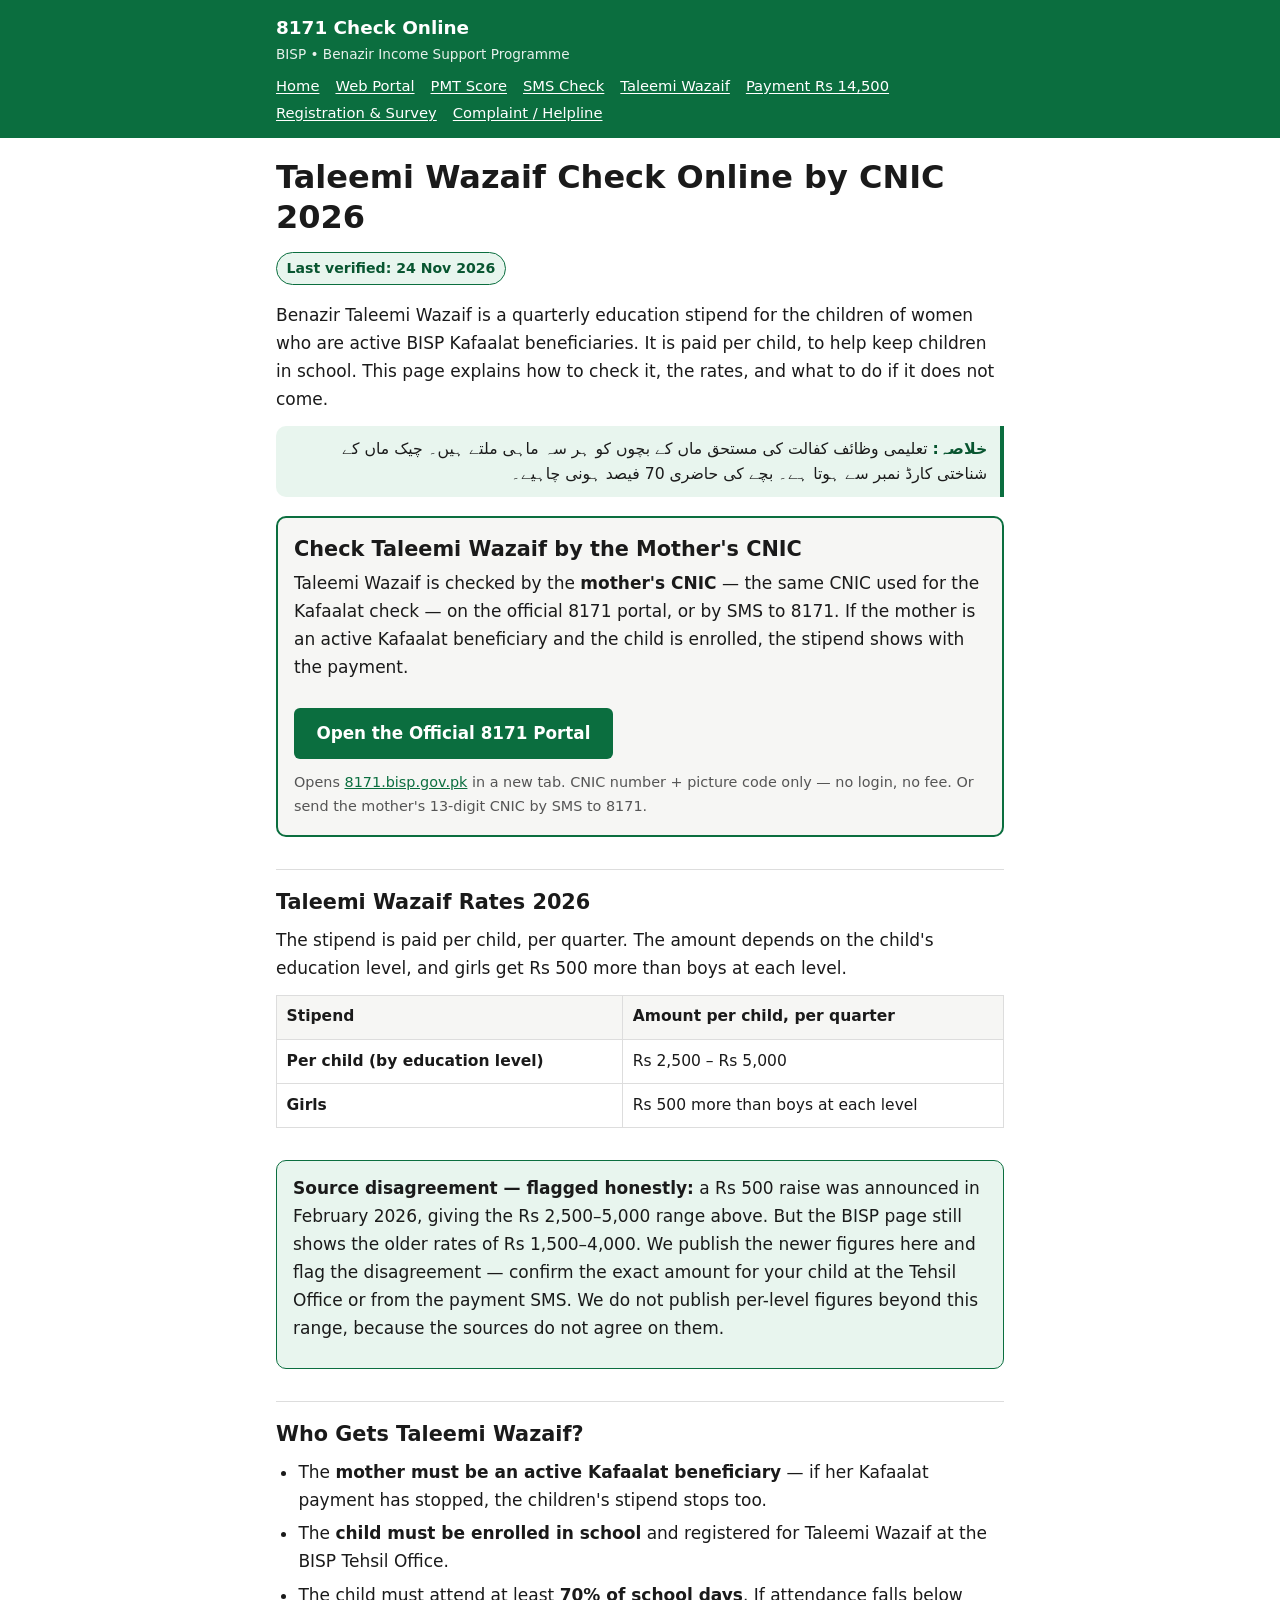
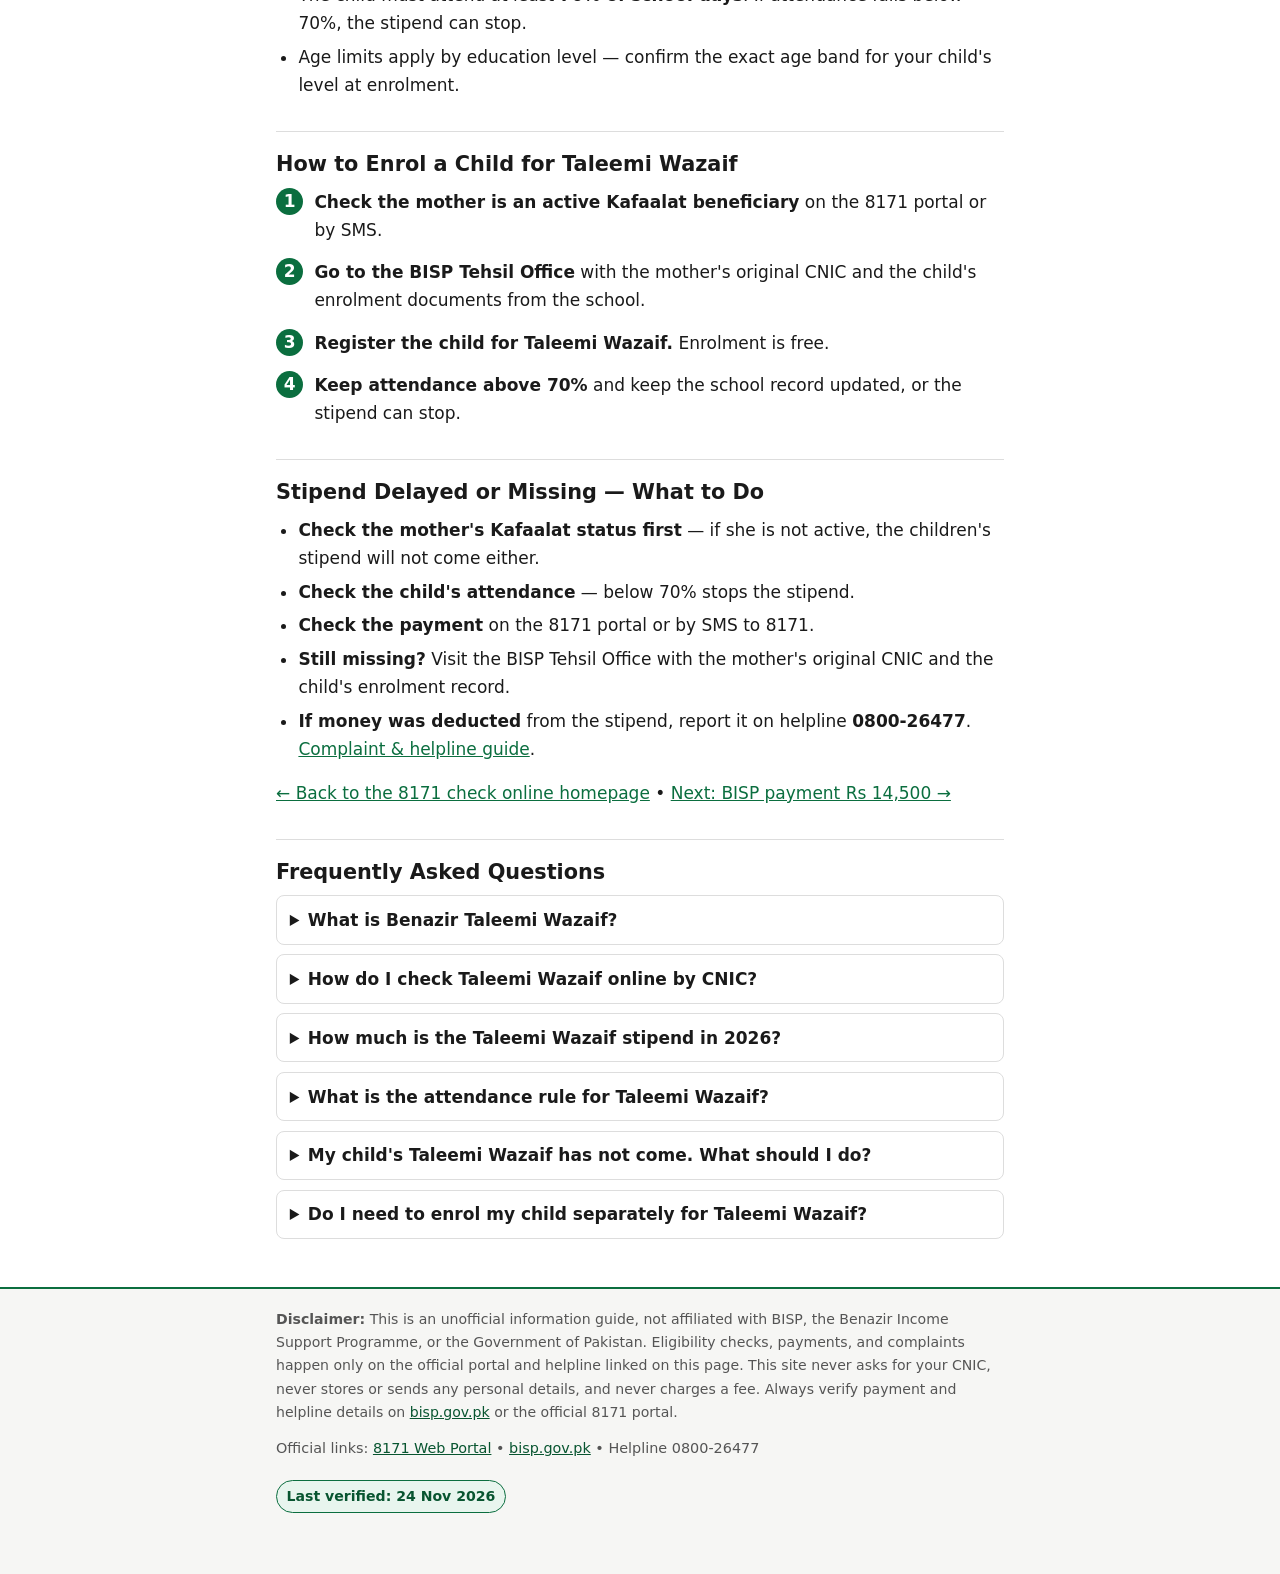
<file: taleemi-wazaif-check.html>
<!DOCTYPE html>
<html lang="en">
<head>
<meta charset="utf-8">
<meta name="viewport" content="width=device-width, initial-scale=1">
<title>Taleemi Wazaif Check Online by CNIC 2026</title>
<meta name="description" content="Taleemi Wazaif check by mother's CNIC: quarterly stipend per child of an active Kafaalat mother. Rates Rs 2,500–5,000 by level, girls +Rs 500, 70% attendance.">
<link rel="stylesheet" href="assets/style.css">
<!-- No canonical yet: domain not bought. Add when the domain is live. -->
<script type="application/ld+json">
{
  "@context": "https://schema.org",
  "@type": "FAQPage",
  "mainEntity": [
    {"@type": "Question", "name": "What is Benazir Taleemi Wazaif?", "acceptedAnswer": {"@type": "Answer", "text": "Taleemi Wazaif is a quarterly education stipend for the children of women who are active BISP Kafaalat beneficiaries. It is paid per child to help keep children in school."}},
    {"@type": "Question", "name": "How do I check Taleemi Wazaif online by CNIC?", "acceptedAnswer": {"@type": "Answer", "text": "Check it by the mother's CNIC on the official 8171 portal at 8171.bisp.gov.pk — the same portal as the Kafaalat check — or by SMS to 8171. If the mother is an active Kafaalat beneficiary and the child is enrolled, the stipend shows with the payment."}},
    {"@type": "Question", "name": "How much is the Taleemi Wazaif stipend in 2026?", "acceptedAnswer": {"@type": "Answer", "text": "The stipend is Rs 2,500 to Rs 5,000 per child per quarter, depending on the education level, with girls getting Rs 500 more than boys at each level. A Rs 500 raise was announced in February 2026. Note: the BISP page still shows older rates of Rs 1,500 to Rs 4,000 — the rates above are the newer figures, and the disagreement is flagged here honestly."}},
    {"@type": "Question", "name": "What is the attendance rule for Taleemi Wazaif?", "acceptedAnswer": {"@type": "Answer", "text": "The child must attend at least 70% of school days. If attendance falls below 70%, the stipend can stop. Keep the child in school regularly and keep the school record updated."}},
    {"@type": "Question", "name": "My child's Taleemi Wazaif has not come. What should I do?", "acceptedAnswer": {"@type": "Answer", "text": "First check that the mother is still an active Kafaalat beneficiary and that the child is enrolled with 70% attendance. Then check the payment on the 8171 portal or by SMS. If it is still missing, visit the BISP Tehsil Office with the mother's original CNIC and the child's enrolment record."}},
    {"@type": "Question", "name": "Do I need to enrol my child separately for Taleemi Wazaif?", "acceptedAnswer": {"@type": "Answer", "text": "Yes. The child must be enrolled in school and registered for Taleemi Wazaif at the BISP Tehsil Office, with the mother's CNIC and the child's enrolment documents. Enrolment is free."}}
  ]
}
</script>
</head>
<body>

<header class="site-header">
  <div class="wrap">
    <a class="brand" href="index.html">8171 Check Online<small>BISP &bull; Benazir Income Support Programme</small></a>
    <nav class="site-nav" aria-label="Main navigation">
      <ul>
        <li><a href="index.html">Home</a></li>
        <li><a href="8171-web-portal.html">Web Portal</a></li>
        <li><a href="pmt-score-check.html">PMT Score</a></li>
        <li><a href="8171-check-by-sms.html">SMS Check</a></li>
        <li><a href="taleemi-wazaif-check.html">Taleemi Wazaif</a></li>
        <li><a href="bisp-payment-14500.html">Payment Rs 14,500</a></li>
        <li><a href="bisp-registration-survey.html">Registration &amp; Survey</a></li>
        <li><a href="bisp-complaint-helpline.html">Complaint / Helpline</a></li>
      </ul>
    </nav>
  </div>
</header>

<main class="wrap">

  <h1>Taleemi Wazaif Check Online by CNIC 2026</h1>

  <p class="stamp">Last verified: 24 Nov 2026</p>

  <p>Benazir Taleemi Wazaif is a quarterly education stipend for the children of women who are active BISP Kafaalat beneficiaries. It is paid per child, to help keep children in school. This page explains how to check it, the rates, and what to do if it does not come.</p>

  <p class="urdu-summary"><strong>خلاصہ:</strong> تعلیمی وظائف کفالت کی مستحق ماں کے بچوں کو ہر سہ ماہی ملتے ہیں۔ چیک ماں کے شناختی کارڈ نمبر سے ہوتا ہے۔ بچے کی حاضری 70 فیصد ہونی چاہیے۔</p>

  <section class="portal-box" aria-labelledby="portal-heading">
    <h2 id="portal-heading">Check Taleemi Wazaif by the Mother's CNIC</h2>
    <p>Taleemi Wazaif is checked by the <strong>mother's CNIC</strong> — the same CNIC used for the Kafaalat check — on the official 8171 portal, or by SMS to 8171. If the mother is an active Kafaalat beneficiary and the child is enrolled, the stipend shows with the payment.</p>
    <p><a class="btn" href="https://8171.bisp.gov.pk/" target="_blank" rel="noopener">Open the Official 8171 Portal</a></p>
    <p class="checker-note">Opens <a href="https://8171.bisp.gov.pk/" target="_blank" rel="noopener">8171.bisp.gov.pk</a> in a new tab. CNIC number + picture code only — no login, no fee. Or send the mother's 13-digit CNIC by SMS to 8171.</p>
  </section>

  <h2>Taleemi Wazaif Rates 2026</h2>
  <p>The stipend is paid per child, per quarter. The amount depends on the child's education level, and girls get Rs 500 more than boys at each level.</p>
  <div class="table-wrap">
    <table>
      <thead>
        <tr><th>Stipend</th><th>Amount per child, per quarter</th></tr>
      </thead>
      <tbody>
        <tr><td><strong>Per child (by education level)</strong></td><td>Rs 2,500 – Rs 5,000</td></tr>
        <tr><td><strong>Girls</strong></td><td>Rs 500 more than boys at each level</td></tr>
      </tbody>
    </table>
  </div>
  <div class="callout">
    <p><strong>Source disagreement — flagged honestly:</strong> a Rs 500 raise was announced in February 2026, giving the Rs 2,500–5,000 range above. But the BISP page still shows the older rates of Rs 1,500–4,000. We publish the newer figures here and flag the disagreement — confirm the exact amount for your child at the Tehsil Office or from the payment SMS. We do not publish per-level figures beyond this range, because the sources do not agree on them.</p>
  </div>

  <h2>Who Gets Taleemi Wazaif?</h2>
  <ul>
    <li>The <strong>mother must be an active Kafaalat beneficiary</strong> — if her Kafaalat payment has stopped, the children's stipend stops too.</li>
    <li>The <strong>child must be enrolled in school</strong> and registered for Taleemi Wazaif at the BISP Tehsil Office.</li>
    <li>The child must attend at least <strong>70% of school days</strong>. If attendance falls below 70%, the stipend can stop.</li>
    <li>Age limits apply by education level — confirm the exact age band for your child's level at enrolment.</li>
  </ul>

  <h2>How to Enrol a Child for Taleemi Wazaif</h2>
  <ol class="steps">
    <li><strong>Check the mother is an active Kafaalat beneficiary</strong> on the 8171 portal or by SMS.</li>
    <li><strong>Go to the BISP Tehsil Office</strong> with the mother's original CNIC and the child's enrolment documents from the school.</li>
    <li><strong>Register the child for Taleemi Wazaif.</strong> Enrolment is free.</li>
    <li><strong>Keep attendance above 70%</strong> and keep the school record updated, or the stipend can stop.</li>
  </ol>

  <h2>Stipend Delayed or Missing — What to Do</h2>
  <ul>
    <li><strong>Check the mother's Kafaalat status first</strong> — if she is not active, the children's stipend will not come either.</li>
    <li><strong>Check the child's attendance</strong> — below 70% stops the stipend.</li>
    <li><strong>Check the payment</strong> on the 8171 portal or by SMS to 8171.</li>
    <li><strong>Still missing?</strong> Visit the BISP Tehsil Office with the mother's original CNIC and the child's enrolment record.</li>
    <li><strong>If money was deducted</strong> from the stipend, report it on helpline <strong>0800-26477</strong>. <a href="bisp-complaint-helpline.html">Complaint &amp; helpline guide</a>.</li>
  </ul>

  <p><a href="index.html">← Back to the 8171 check online homepage</a> &bull; <a href="bisp-payment-14500.html">Next: BISP payment Rs 14,500 →</a></p>

  <h2>Frequently Asked Questions</h2>
  <div class="faq">
    <details>
      <summary>What is Benazir Taleemi Wazaif?</summary>
      <p>Taleemi Wazaif is a quarterly education stipend for the children of women who are active BISP Kafaalat beneficiaries. It is paid per child to help keep children in school.</p>
    </details>
    <details>
      <summary>How do I check Taleemi Wazaif online by CNIC?</summary>
      <p>Check it by the mother's CNIC on the official 8171 portal at 8171.bisp.gov.pk — the same portal as the Kafaalat check — or by SMS to 8171. If the mother is an active Kafaalat beneficiary and the child is enrolled, the stipend shows with the payment.</p>
    </details>
    <details>
      <summary>How much is the Taleemi Wazaif stipend in 2026?</summary>
      <p>The stipend is Rs 2,500 to Rs 5,000 per child per quarter, depending on the education level, with girls getting Rs 500 more than boys at each level. A Rs 500 raise was announced in February 2026. Note: the BISP page still shows older rates of Rs 1,500 to Rs 4,000 — the rates above are the newer figures, and the disagreement is flagged here honestly.</p>
    </details>
    <details>
      <summary>What is the attendance rule for Taleemi Wazaif?</summary>
      <p>The child must attend at least 70% of school days. If attendance falls below 70%, the stipend can stop. Keep the child in school regularly and keep the school record updated.</p>
    </details>
    <details>
      <summary>My child's Taleemi Wazaif has not come. What should I do?</summary>
      <p>First check that the mother is still an active Kafaalat beneficiary and that the child is enrolled with 70% attendance. Then check the payment on the 8171 portal or by SMS. If it is still missing, visit the BISP Tehsil Office with the mother's original CNIC and the child's enrolment record.</p>
    </details>
    <details>
      <summary>Do I need to enrol my child separately for Taleemi Wazaif?</summary>
      <p>Yes. The child must be enrolled in school and registered for Taleemi Wazaif at the BISP Tehsil Office, with the mother's CNIC and the child's enrolment documents. Enrolment is free.</p>
    </details>
  </div>

</main>

<footer class="site-footer">
  <div class="wrap">
    <p class="disclaimer"><strong>Disclaimer:</strong> This is an unofficial information guide, not affiliated with BISP, the Benazir Income Support Programme, or the Government of Pakistan. Eligibility checks, payments, and complaints happen only on the official portal and helpline linked on this page. This site never asks for your CNIC, never stores or sends any personal details, and never charges a fee. Always verify payment and helpline details on <a href="https://www.bisp.gov.pk/" target="_blank" rel="noopener">bisp.gov.pk</a> or the official 8171 portal.</p>
    <p>Official links: <a href="https://8171.bisp.gov.pk/" target="_blank" rel="noopener">8171 Web Portal</a> &bull; <a href="https://www.bisp.gov.pk/" target="_blank" rel="noopener">bisp.gov.pk</a> &bull; Helpline 0800-26477</p>
    <p><span class="stamp">Last verified: 24 Nov 2026</span></p>
  </div>
</footer>

</body>
</html>
</file>
<file: assets/style.css>
/* 8171 Check Online (BISP) — shared stylesheet
   Clean, fast, professional, mobile-first. No frameworks, no web fonts,
   no images. Shared by every page on the 8171 site.
   Based on the MEPCO Bill Check stylesheet (same component system). */

:root {
  --green: #0b6e3f;
  --green-dark: #085530;
  --green-light: #e8f5ee;
  --amber: #b45309;
  --amber-light: #fef3c7;
  --ink: #1a1a1a;
  --muted: #555;
  --line: #ddd;
  --bg: #fff;
  --bg-soft: #f6f6f4;
  --red: #b91c1c;
  --radius: 10px;
  --max: 760px;
}

* { box-sizing: border-box; }

body {
  margin: 0;
  font-family: system-ui, -apple-system, "Segoe UI", Roboto, Arial, sans-serif;
  font-size: 17px;
  line-height: 1.65;
  color: var(--ink);
  background: var(--bg);
}

a { color: var(--green); }
a:hover { color: var(--green-dark); }

h1 { font-size: 1.7rem; line-height: 1.25; margin: 0 0 .5rem; }
h2 { font-size: 1.3rem; line-height: 1.3; margin: 2rem 0 .6rem; padding-top: 1.2rem; border-top: 1px solid var(--line); }
h3 { font-size: 1.1rem; margin: 1.2rem 0 .4rem; }
p { margin: 0 0 .8rem; }
ul, ol { margin: 0 0 1rem; padding-left: 1.4rem; }
li { margin-bottom: .35rem; }

/* ---------- Header / nav ---------- */
.site-header {
  background: var(--green);
  color: #fff;
  padding: .8rem 1rem;
}
.site-header .wrap,
.site-footer .wrap,
main.wrap { max-width: var(--max); margin: 0 auto; padding-left: 1rem; padding-right: 1rem; }
.site-header a { color: #fff; text-decoration: none; }
.site-header .brand { font-weight: 700; font-size: 1.15rem; display: block; }
.site-header .brand small { display: block; font-weight: 400; font-size: .85rem; opacity: .9; }
.site-nav { margin-top: .5rem; font-size: .92rem; }
.site-nav ul { list-style: none; margin: 0; padding: 0; display: flex; flex-wrap: wrap; gap: .2rem 1rem; }
.site-nav li { margin: 0; }
.site-nav a { text-decoration: underline; text-underline-offset: 2px; }

main.wrap { padding-top: 1.2rem; padding-bottom: 2rem; }

/* ---------- Freshness stamp ---------- */
.stamp {
  display: inline-block;
  background: var(--green-light);
  border: 1px solid var(--green);
  color: var(--green-dark);
  font-size: .88rem;
  font-weight: 600;
  padding: .25rem .6rem;
  border-radius: 999px;
  margin: .4rem 0 1rem;
}
.freshness {
  background: var(--amber-light);
  border-left: 4px solid var(--amber);
  padding: .6rem .8rem;
  border-radius: 0 var(--radius) var(--radius) 0;
  margin: 0 0 1.2rem;
}
.freshness strong { color: var(--amber); }

/* ---------- Checker box / portal box ---------- */
.checker-box,
.portal-box {
  background: var(--bg-soft);
  border: 2px solid var(--green);
  border-radius: var(--radius);
  padding: 1.1rem 1rem 1rem;
  margin: 0 0 1.2rem;
}
.checker-box h2,
.portal-box h2 { border: 0; padding: 0; margin: 0 0 .4rem; }

/* ---------- Urdu summary (CSSPrep model: short Urdu line after each section) ---------- */
.urdu-summary {
  direction: rtl;
  text-align: right;
  background: var(--green-light);
  border-right: 4px solid var(--green);
  border-radius: var(--radius) 0 0 var(--radius);
  padding: .6rem .8rem;
  margin: 0 0 1.2rem;
  font-size: .98rem;
}
.urdu-summary strong { color: var(--green-dark); }
.checker-box label { display: block; font-weight: 600; margin: .7rem 0 .25rem; }
.checker-box input[type="text"],
.checker-box input[type="tel"],
.checker-box select {
  width: 100%;
  font-size: 1.05rem;
  padding: .65rem .7rem;
  border: 1px solid #999;
  border-radius: 6px;
  background: #fff;
  color: var(--ink);
}
.checker-box input:focus,
.checker-box select:focus { outline: 3px solid var(--green); outline-offset: 1px; }
.checker-row { display: flex; gap: .6rem; flex-wrap: wrap; }
.checker-row .ref-field { flex: 1 1 220px; }
.checker-row .ur-field { flex: 0 0 130px; }
.checker-note { font-size: .9rem; color: var(--muted); margin: .7rem 0 0; }
.checker-error { color: var(--red); font-weight: 600; font-size: .95rem; margin: .6rem 0 0; }
.checker-error[hidden] { display: none; }

/* ---------- Buttons ---------- */
.btn {
  display: inline-block;
  background: var(--green);
  color: #fff;
  font-size: 1.05rem;
  font-weight: 700;
  text-decoration: none;
  border: 0;
  border-radius: 6px;
  padding: .7rem 1.4rem;
  margin-top: .9rem;
  cursor: pointer;
  text-align: center;
}
.btn:hover, .btn:focus { background: var(--green-dark); color: #fff; }
.btn-secondary {
  background: #fff;
  color: var(--green);
  border: 2px solid var(--green);
}
.btn-secondary:hover, .btn-secondary:focus { background: var(--green-light); color: var(--green-dark); }

/* ---------- Callout / tip / mascot ---------- */
.callout {
  background: var(--green-light);
  border: 1px solid var(--green);
  border-radius: var(--radius);
  padding: .8rem 1rem;
  margin: 1rem 0;
}
.tip {
  background: #fffbeb;
  border: 1px solid #d9a406;
  border-radius: var(--radius);
  padding: .8rem 1rem;
  margin: 1rem 0;
}
/* Bijli Bhai — mascot tip box. Text only, no photo. */
.bijli-bhai {
  background: var(--amber-light);
  border: 2px dashed var(--amber);
  border-radius: var(--radius);
  padding: .9rem 1rem;
  margin: 1.2rem 0;
}
.bijli-bhai .bijli-bhai-title { font-weight: 700; color: var(--amber); margin: 0 0 .3rem; }
.bijli-bhai p:last-child { margin-bottom: 0; }

/* ---------- Steps ---------- */
.steps { counter-reset: step; list-style: none; padding-left: 0; }
.steps li {
  counter-increment: step;
  position: relative;
  padding-left: 2.4rem;
  margin-bottom: .9rem;
}
.steps li::before {
  content: counter(step);
  position: absolute;
  left: 0; top: 0;
  width: 1.7rem; height: 1.7rem;
  background: var(--green);
  color: #fff;
  font-weight: 700;
  text-align: center;
  line-height: 1.7rem;
  border-radius: 50%;
}

/* ---------- Tables ---------- */
table {
  width: 100%;
  border-collapse: collapse;
  margin: 0 0 1rem;
  font-size: .97rem;
}
th, td { border: 1px solid var(--line); padding: .55rem .6rem; text-align: left; vertical-align: top; }
th { background: var(--bg-soft); }
.table-wrap { overflow-x: auto; }

/* ---------- District list ---------- */
.districts { columns: 2; column-gap: 1.5rem; }
.districts li { break-inside: avoid; }

/* ---------- Payment / complaint strips ---------- */
.strip {
  border: 1px solid var(--line);
  border-radius: var(--radius);
  padding: .9rem 1rem;
  margin: 1rem 0;
  background: var(--bg-soft);
}
.strip h3 { margin-top: 0; }
.strip p:last-child { margin-bottom: 0; }
.strip .big-number { font-size: 1.25rem; font-weight: 700; color: var(--green-dark); }

/* ---------- Quick answers ---------- */
.quick-answers { list-style: none; padding-left: 0; }
.quick-answers li { margin-bottom: .7rem; padding-left: 1.3rem; position: relative; }
.quick-answers li::before { content: "✓"; position: absolute; left: 0; color: var(--green); font-weight: 700; }

/* ---------- FAQ ---------- */
.faq { margin: 0 0 1rem; }
.faq details {
  border: 1px solid var(--line);
  border-radius: 8px;
  padding: .6rem .8rem;
  margin-bottom: .6rem;
  background: #fff;
}
.faq summary { font-weight: 700; cursor: pointer; }
.faq summary:hover { color: var(--green-dark); }
.faq details p:last-child { margin-bottom: 0; }
.faq details p { margin-top: .5rem; }

/* ---------- Guide links ---------- */
.guide-links { list-style: none; padding-left: 0; }
.guide-links li { margin-bottom: .55rem; }
.guide-links a { font-weight: 600; }

/* ---------- Footer ---------- */
.site-footer {
  background: var(--bg-soft);
  border-top: 2px solid var(--green);
  color: var(--muted);
  font-size: .9rem;
  padding: 1.2rem 1rem 2rem;
}
.site-footer a { color: var(--green-dark); }
.disclaimer { font-size: .88rem; }

/* ---------- Wider screens ---------- */
@media (min-width: 640px) {
  h1 { font-size: 2rem; }
  .districts { columns: 3; }
}
</file>
